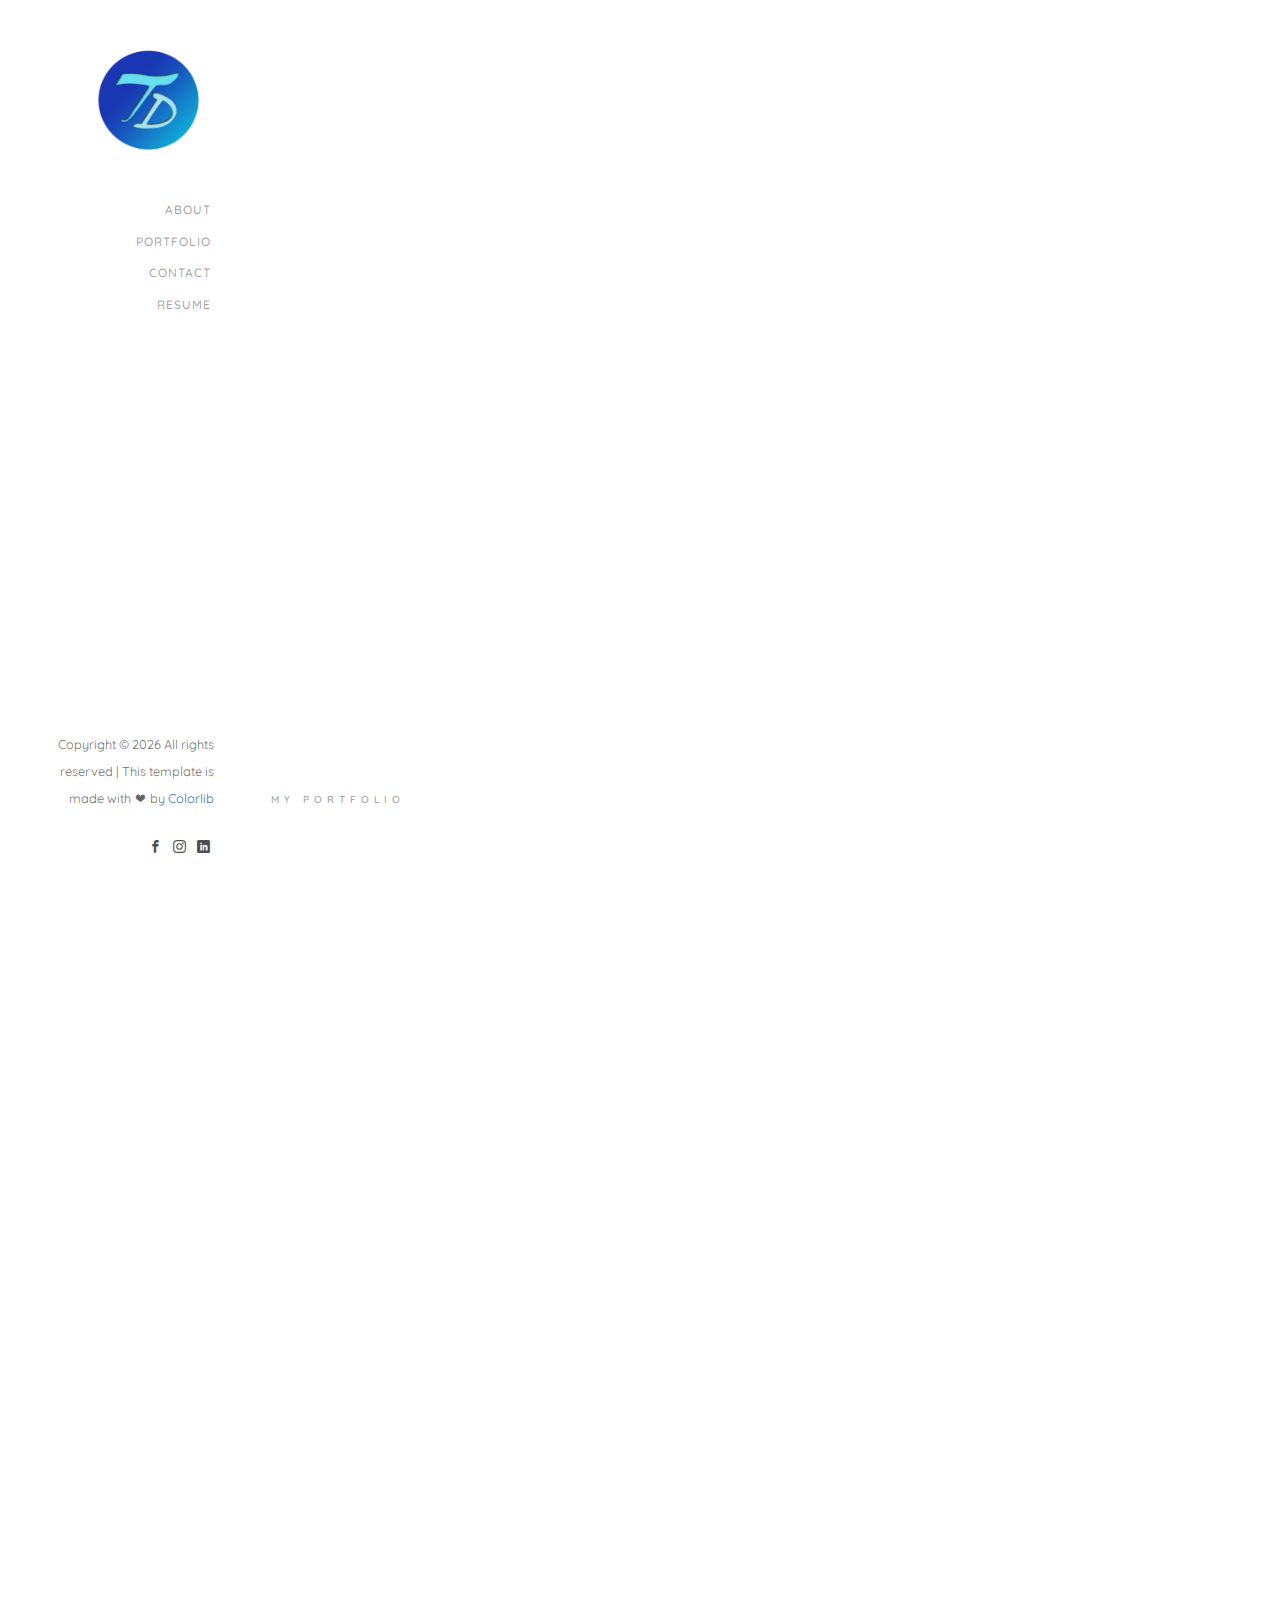
<file: index.html>
<!DOCTYPE HTML>
<html>

<head>
	<meta charset="utf-8">
	<meta http-equiv="X-UA-Compatible" content="IE=edge">
	<title>Tin Dang Portfolio</title>
	<meta name="viewport" content="width=device-width, initial-scale=1">
	<meta name="description" content="" />
	<meta name="keywords" content="" />
	<meta name="author" content="" />

	<!-- Facebook and Twitter integration -->
	<meta property="og:title" content="" />
	<meta property="og:image" content="" />
	<meta property="og:url" content="" />
	<meta property="og:site_name" content="" />
	<meta property="og:description" content="" />
	<meta name="twitter:title" content="" />
	<meta name="twitter:image" content="" />
	<meta name="twitter:url" content="" />
	<meta name="twitter:card" content="" />

	<!-- Place favicon.ico and apple-touch-icon.png in the root directory -->
	<link rel="shortcut icon" href="assets/images/logo.png">

	<link href="https://fonts.googleapis.com/css?family=Quicksand:300,400,500,700" rel="stylesheet">

	<!-- Animate.css -->
	<link rel="stylesheet" href="assets/css/animate.css">
	<!-- Icomoon Icon Fonts-->
	<link rel="stylesheet" href="assets/css/icomoon.css">
	<!-- Bootstrap  -->
	<link rel="stylesheet" href="assets/css/bootstrap.css">
	<!-- Flexslider  -->
	<link rel="stylesheet" href="assets/css/flexslider.css">
	<!-- Theme style  -->
	<link rel="stylesheet" href="assets/css/style.css">

	<!-- Modernizr JS -->
	<script src="assets/js/modernizr-2.6.2.min.js"></script>
	<!-- FOR IE9 below -->
	<!--[if lt IE 9]>
	<script src="js/respond.min.js"></script>
	<![endif]-->

</head>

<body>
	<div id="colorlib-page">
		<a href="#" class="js-colorlib-nav-toggle colorlib-nav-toggle"><i></i></a>
		<aside id="colorlib-aside" role="complementary" class="border js-fullheight">
			<h1 id="colorlib-logo"><a href="index.html"><img src="assets/images/logo.png" alt="logo"></a></h1>
			<nav id="colorlib-main-menu" role="navigation">
				<ul>
					<li><a class="nav colorlib-active" href="#about">About</a></li>
					<!-- <li><a class="nav" href="#services">Services</a></li> -->
					<li><a class="nav" href="#portfolio">Portfolio</a></li>
					<!-- <li><a class="nav" href="#blog">Blog</a></li> omited until i start one -->
					<li><a class="nav" href="#contact">Contact</a></li>
					<li><a class="nav" href="#resume">Resume</a></li>
				</ul>
			</nav>

			<div class="colorlib-footer">
				<p><small>
						<!-- Link back to Colorlib can't be removed. Template is licensed under CC BY 3.0. -->
						Copyright &copy;
						<script>document.write(new Date().getFullYear());</script> All rights reserved | This template is made with <i
						 class="icon-heart" aria-hidden="true"></i> by <a href="https://colorlib.com" target="_blank">Colorlib</a>
						<!-- Link back to Colorlib can't be removed. Template is licensed under CC BY 3.0. --></span>
						<ul>
							<li><a href="https://www.facebook.com/tintdang"><i class="icon-facebook2"></i></a></li>
							<!-- <li><a href="#"><i class="icon-twitter2"></i></a></li> -->
							<li><a href="https://instagram.com/darkipanda"><i class="icon-instagram"></i></a></li>
							<li><a href="https://www.linkedin.com/in/tintdang/"><i class="icon-linkedin2"></i></a></li>
						</ul>
			</div>

		</aside>

		<div id="colorlib-main">
			<div id="about" class="colorlib-about">
				<div class="container-fluid">
					<div class="row">
						<div class="col-md-6">
							<div class="about-img animate-box" data-animate-effect="fadeInLeft" style="background: aliceblue;">
								<div class="about-img-2 animate-box" data-animate-effect="fadeInRight" style="background-image: url(assets/images/profile.jpg);"></div>
							</div>
						</div>
						<div class="col-md-6 animate-box" data-animate-effect="fadeInLeft">
							<div class="about-desc">
								<span class="heading-meta">About Me</span>
								<h3>Hello! my name is Tin Dang!</h3>
							</div>
							<div class="fancy-collapse-panel">
								<div class="panel-group" id="accordion" role="tablist" aria-multiselectable="true">
									<div class="panel panel-default">
										<div class="panel-heading" role="tab" id="headingOne">
											<h4 class="panel-title">
												<a data-toggle="collapse" data-parent="#accordion" href="#collapseOne" aria-expanded="true" aria-controls="collapseOne">Why
													choose me?
												</a>
											</h4>
										</div>
										<div id="collapseOne" class="panel-collapse collapse in" role="tabpanel" aria-labelledby="headingOne">
											<div class="panel-body">
												<div class="row">
													<div class="col-md-12">
														<p>Experienced Full Stack Web Developer with a background in social work. Effective at creating
															responsive user-friendly applications. Able to work independently or on a team using a strong
															sense of attention to detail, strategic thinking, and active listening to take a holistic approach on
															challenges presented. Actively work to support ongoing processes and procedures, conflict
															resolution, and group motivation in fast-paced, competitive work environments.</p>
													</div>
												</div>
											</div>
										</div>
									</div>
									<div class="panel panel-default">
										<div class="panel-heading" role="tab" id="headingTwo">
											<h4 class="panel-title">
												<a class="collapsed" data-toggle="collapse" data-parent="#accordion" href="#collapseTwo" aria-expanded="false"
												 aria-controls="collapseTwo">What
													I do?
												</a>
											</h4>
										</div>
										<div id="collapseTwo" class="panel-collapse collapse" role="tabpanel" aria-labelledby="headingTwo">
											<div class="panel-body">
												<p>Hello! My name is Tin Dang and I am working to become an aspiring web developer. I grew up utilizing
													computers
													for a very long time and finally decided to take the jump into web development. I originally graduated
													from
													the University of Texas at Austin with a degree of Social Work. After graduation, I was doing sales at
													anime
													conventions for about a year and other odd jobs. I am currently taking the University of Texas Full Stack
													Coding
													Bootcamp. But now it's time to take things up a notch and jump into creating things that me or others
													imagine
													into reality! Thanks for visiting by my website!</p>
											</div>
										</div>
									</div>
									<div class="panel panel-default">
										<div class="panel-heading" role="tab" id="headingThree">
											<h4 class="panel-title">
												<a class="collapsed" data-toggle="collapse" data-parent="#accordion" href="#collapseThree" aria-expanded="false"
												 aria-controls="collapseThree">My
													Specialties
												</a>
											</h4>
										</div>
										<div id="collapseThree" class="panel-collapse collapse" role="tabpanel" aria-labelledby="headingThree">
											<div class="panel-body">
												<p>As I work on making more apps I realized I like working on:</p>
												<ul>
													<li>Responsive Design</li>
													<li>User-Friendly Experience</li>
												</ul>
											</div>
										</div>
									</div>
								</div>
							</div>
						</div>
					</div>
				</div>
			</div>

			<!-- <div class="colorlib-services" id="services">
				<div class="container-fluid">
					<div class="row">
						<div class="col-md-6 col-md-offset-3 col-md-pull-3">
							<span class="heading-meta">What I do?</span>
							<h2 class="colorlib-heading animate-box" data-animate-effect="fadeInLeft">Here are some of my expertise</h2>
						</div>
					</div>
					<div class="row">
						<div class="col-md-6">
							<div class="colorlib-feature animate-box" data-animate-effect="fadeInLeft">
								<div class="colorlib-icon">
									<i class="icon-tag"></i>
								</div>
								<div class="colorlib-text">
									<h3>Branding</h3>
									<p>Far far away, behind the word mountains, far from the countries Vokalia and Consonantia, there live the blind
										texts. </p>
								</div>
							</div>

							<div class="colorlib-feature animate-box" data-animate-effect="fadeInLeft">
								<div class="colorlib-icon">
									<i class="icon-pen2"></i>
								</div>
								<div class="colorlib-text">
									<h3>Web Design</h3>
									<p>Far far away, behind the word mountains, far from the countries Vokalia and Consonantia, there live the blind
										texts. </p>
								</div>
							</div>

							<div class="colorlib-feature animate-box" data-animate-effect="fadeInLeft">
								<div class="colorlib-icon">
									<i class="icon-search3"></i>
								</div>
								<div class="colorlib-text">
									<h3>Search engine optimization</h3>
									<p>Far far away, behind the word mountains, far from the countries Vokalia and Consonantia, there live the blind
										texts. </p>
								</div>
							</div>
						</div>
						<div class="col-md-6">
							<div class="colorlib-feature animate-box" data-animate-effect="fadeInLeft">
								<div class="colorlib-icon">
									<i class="icon-paperplane"></i>
								</div>
								<div class="colorlib-text">
									<h3>Web Development</h3>
									<p>Far far away, behind the word mountains, far from the countries Vokalia and Consonantia, there live the blind
										texts. </p>
								</div>
							</div>

							<div class="colorlib-feature animate-box" data-animate-effect="fadeInLeft">
								<div class="colorlib-icon">
									<i class="icon-device-desktop"></i>
								</div>
								<div class="colorlib-text">
									<h3>User Interface</h3>
									<p>Far far away, behind the word mountains, far from the countries Vokalia and Consonantia, there live the blind
										texts. </p>
								</div>
							</div>

							<div class="colorlib-feature animate-box" data-animate-effect="fadeInLeft">
								<div class="colorlib-icon">
									<i class="icon-help"></i>
								</div>
								<div class="colorlib-text">
									<h3>Help &amp; Support</h3>
									<p>Far far away, behind the word mountains, far from the countries Vokalia and Consonantia, there live the blind
										texts. </p>
								</div>
							</div>
						</div>
					</div>
				</div>
			</div> -->

			<div class="colorlib-work" id="portfolio">
				<div class="container-fluid">
					<div class="row">
						<div class="col-md-6 col-md-offset-3 col-md-pull-3">
							<span class="heading-meta">My Portfolio</span>
							<h2 class="colorlib-heading animate-box" data-animate-effect="fadeInLeft">Recent Projects</h2>
						</div>
					</div>
					<div class="row">
						<div class="col-md-6 animate-box" data-animate-effect="fadeInLeft">
							<div class="project" style="background-image: url(assets/images/food.jpeg);">
								<div class="desc">
									<div class="con">
										<h2><a href="#">The Pantry</a></h2>
										<span>An app that creates your shopping list for recipes out of items in your pantry</span>
										<p class="icon">
											<span><a href="https://github.com/tintdang/The-Pantry" target="_blank"><i class="icon-github"></i> Visit
													Github</a></span>
											<span><a href="https://tintdang.github.io/The-Pantry/" target="_blank"><i class="icon-link"></i> Visit
													Website</a></span>
										</p>
									</div>
								</div>
							</div>
						</div>
						<!-- <div class="col-md-6 animate-box" data-animate-effect="fadeInLeft">
							<div class="project" style="background-image: url(assets/images/timer.jpg);">
								<div class="desc">
									<div class="con">
										<h2><a href="#">Focus</a></h2>
										<span>A timer utilizing the pomodoro technique</span>
										<p class="icon">
											<span><a href="https://github.com/tintdang/Focus" target="_blank"><i class="icon-github"></i> Visit Github</a></span>
											<span><a href="https://cryptic-plateau-96011.herokuapp.com/" target="_blank"><i class="icon-link"></i> Visit
													Website</a></span>
										</p>
									</div>
								</div>
							</div>
						</div>
						<div class="col-md-6 animate-box" data-animate-effect="fadeInLeft">
							<div class="project" style="background-image: url(assets/images/spotbot.jpg);">
								<div class="desc">
									<div class="con">
										<h2><a href="#">Spotbot</a></h2>
										<span>A multiplayer chat game where you vote which user in the chat is a chatbot.</span>
										<p class="icon">
											<span><a href="https://github.com/tintdang/spotbot" target="_blank"><i class="icon-github"></i> Visit
													Github
												</a></span>
											<span><a href="https://spotbot102.herokuapp.com" target="_blank"><i class="icon-link"></i> Visit Website</a></span>
										</p>
									</div>
								</div>
							</div>
						</div> -->
						<div class="col-md-6 animate-box" data-animate-effect="fadeInLeft">
							<div class="project" style="background-image: url(assets/images/001fgo.jpg);">
								<div class="desc">
									<div class="con">
										<h2><a href="#">Fate Character Quiz</a></h2>
										<span>An survey app that is based of the Fate series that reveals what character they closely relate to</span>
										<p class="icon">
											<span><a href="https://github.com/tintdang/characterQuiz" target="_blank"><i class="icon-github"></i> Visit
													Github</a></span>
											<span><a href="https://tiny-blue-crow-yoke.cyclic.app" target="_blank"><i class="icon-link"></i>
													Visit
													Website
												</a></span>
										</p>
									</div>
								</div>
							</div>
						</div>
						<div class="col-md-6 animate-box" data-animate-effect="fadeInLeft">
							<div class="project" style="background-image: url(assets/images/giftastic.jpg);">
								<div class="desc">
									<div class="con">
										<h2><a href="#">Giftastic</a></h2>
										<span>An app that creates gifs out of buttons.</span>
										<p class="icon">
											<span><a href="https://github.com/tintdang/GifTastic" target="_blank"><i class="icon-github"></i> Visit
													Github</a></span>
											<span><a href="https://tintdang.github.io/GifTastic/" target="_blank"><i class="icon-link"></i> Visit
													Website
												</a></span>
										</p>
									</div>
								</div>
							</div>
						</div>
						<div class="col-md-6 animate-box" data-animate-effect="fadeInLeft">
							<div class="project" style="background-image: url(assets/images/liri.jpg);">
								<div class="desc">
									<div class="con">
										<h2><a href="#">Liribot</a></h2>
										<span>A node app that takes in commands to find out information about a song, concert nearby, or a movie</span>
										<p class="icon">
											<span><a href="https://github.com/tintdang/liri" target="_blank"><i class="icon-github"></i> Visit Github</a></span>
										</p>
									</div>
								</div>
							</div>
						</div>
					</div>
				</div>
			</div>
			<!-- If i ever decide to start a blog 
				<div class="colorlib-blog" id="blog">
				<div class="container-fluid">
					<div class="row">
						<div class="col-md-6 col-md-offset-3 col-md-pull-3">
							<span class="heading-meta">Read</span>
							<h2 class="colorlib-heading animate-box" data-animate-effect="fadeInLeft">Recent Blog</h2>
						</div>
					</div>
					<div class="row">
						<div class="col-md-4 col-sm-6 animate-box" data-animate-effect="fadeInLeft">
							<div class="blog-entry">
								<a href="blog.html" class="blog-img"><img src="images/img-1.jpg" class="img-responsive" alt="HTML5 Bootstrap Template by colorlib.com"></a>
								<div class="desc">
									<span><small>Feb 07, 2018 </small> | <small> Web Design </small> | <small> <i class="icon-bubble3"></i> 4</small></span>
									<h3><a href="blog.html">18 Awesome sites</a></h3>
									<p>Separated they live in Bookmarksgrove right at the coast of the Semantics, a large language ocean.</p>
									<a href="blog.html" class="lead">Read More <i class="icon-arrow-right3"></i></a>
								</div>
							</div>
						</div>
						<div class="col-md-4 col-sm-6 animate-box" data-animate-effect="fadeInLeft">
							<div class="blog-entry">
								<a href="blog.html" class="blog-img"><img src="images/img-2.jpg" class="img-responsive" alt="HTML5 Bootstrap Template by colorlib.com"></a>
								<div class="desc">
									<span><small>Feb 07, 2018 </small> | <small> Web Design </small> | <small> <i class="icon-bubble3"></i> 4</small></span>
									<h3><a href="blog.html">Wordpress for a Beginner</a></h3>
									<p>Separated they live in Bookmarksgrove right at the coast of the Semantics, a large language ocean.</p>
									<a href="blog.html" class="lead">Read More <i class="icon-arrow-right3"></i></a>
								</div>
							</div>
						</div>
						<div class="col-md-4 col-sm-6 animate-box" data-animate-effect="fadeInLeft">
							<div class="blog-entry">
								<a href="blog.html" class="blog-img"><img src="images/img-3.jpg" class="img-responsive" alt="HTML5 Bootstrap Template by colorlib.com"></a>
								<div class="desc">
									<span><small>Feb 07, 2018 </small> | <small> Inspiration </small> | <small> <i class="icon-bubble3"></i> 4</small></span>
									<h3><a href="blog.html">Make website from scratch</a></h3>
									<p>Separated they live in Bookmarksgrove right at the coast of the Semantics, a large language ocean.</p>
									<a href="blog.html" class="lead">Read More <i class="icon-arrow-right3"></i></a>
								</div>
							</div>
						</div>
					</div>
				</div>
			</div> -->

			<div id="contact">
				<div class="colorlib-contact contactlink">
					<div class="container-fluid">
						<div class="row">
							<div class="col-md-12">
								<h2 class="colorlib-heading animate-box" data-animate-effect="fadeInLeft">Get in Touch</h2>
							</div>
						</div>
						<div class="row">
							<div class="col-md-5 col-md-push-6">
								<div class="colorlib-feature colorlib-feature-sm animate-box" data-animate-effect="fadeInLeft">
									<div class="colorlib-icon">
										<i class="icon-globe-outline"></i>
									</div>
									<div class="colorlib-text">
										<p><a href="mailto:tin2dang@gmail.com" target="_blank">tin2dang@gmail.com</a></p>
									</div>
								</div>

								<div class="colorlib-feature colorlib-feature-sm animate-box" data-animate-effect="fadeInLeft">
									<div class="colorlib-icon">
										<i class="icon-phone"></i>
									</div>
									<div class="colorlib-text">
										<p><a href="tel://">+806 433 5022</a></p>
									</div>
								</div>
							</div>
							<div class="col-md-7 col-md-pull-5">
								<div class="row">
									<div class="col-md-10 col-md-offset-1 col-md-pull-1 animate-box" data-animate-effect="fadeInLeft">
										<form action="https://formspree.io/tin2dang@gmail.com" method="POST">
											<div class="form-group">
												<input type="text" class="form-control" placeholder="Name">
											</div>
											<div class="form-group">
												<input type="text" class="form-control" name="_replyto" placeholder="Email">
											</div>
											<div class="form-group">
												<input type="text" class="form-control" placeholder="Phone">
											</div>
											<div class="form-group">
												<input type="hidden" name="_subject" value="Website contact" />
											</div>
											<div class="form-group">
												<textarea name="message" id="message" cols="30" rows="7" class="form-control" placeholder="Message"></textarea>
											</div>
											<div class="form-group">
												<input type="text" name="_gotcha" style="display:none" />
											</div>
											<div class="form-group">
												<input type="submit" class="btn btn-primary btn-send-message" value="Send">
											</div>
										</form>
									</div>

								</div>
							</div>
						</div>
					</div>
				</div>
			</div>
			<!-- think about doing a modal -->
			<div id="resume">
				<div class="row">
					<div class="col-md-12 animate-box" data-animate-effect="fadeInDown">
						<div class="fancy-collapse-panel">
							<div class="panel-group" id="accordion1" role="tablist" aria-multiselectable="true">
								<div class="panel panel-default">
									<div class="panel-heading" role="tab" id="headingOneTwo">
										<h4 class="panel-title">
											<a data-toggle="collapse" data-parent="#accordion1" href="#collapseOneTwo" aria-expanded="false"
											 aria-controls="collapseOneTwo">Resume
											</a>
										</h4>
									</div>
									<div id="collapseOneTwo" class="panel-collapse collapse in" role="tabpanel" aria-labelledby="headingOneTwo">
										<div class="panel-body">
											<div class="row">
												<div class="col-md-12">
													<embed _ngcontent-c3="" class="responsive" height="900px" src="assets/pdf/Resume Tin Dang 2023.pdf" type="application/pdf"
													 width="100%" internalinstanceid="13">
												</div>
											</div>
										</div>
									</div>
								</div>
							</div>
						</div>
					</div>
				</div>
			</div>

			<!-- jQuery -->
			<script src="assets/js/jquery.min.js"></script>
			<!-- jQuery Easing -->
			<script src="assets/js/jquery.easing.1.3.js"></script>
			<!-- Bootstrap -->
			<script src="assets/js/bootstrap.min.js"></script>
			<!-- Waypoints -->
			<script src="assets/js/jquery.waypoints.min.js"></script>
			<!-- Flexslider -->
			<script src="assets/js/jquery.flexslider-min.js"></script>
			<!-- Sticky Kit -->
			<script src="assets/js/sticky-kit.min.js"></script>


			<!-- MAIN JS -->
			<script src="assets/js/main.js"></script>
			<!-- additional js -->
			<script src="assets/js/add.js"></script>


</body>

</html>
</file>
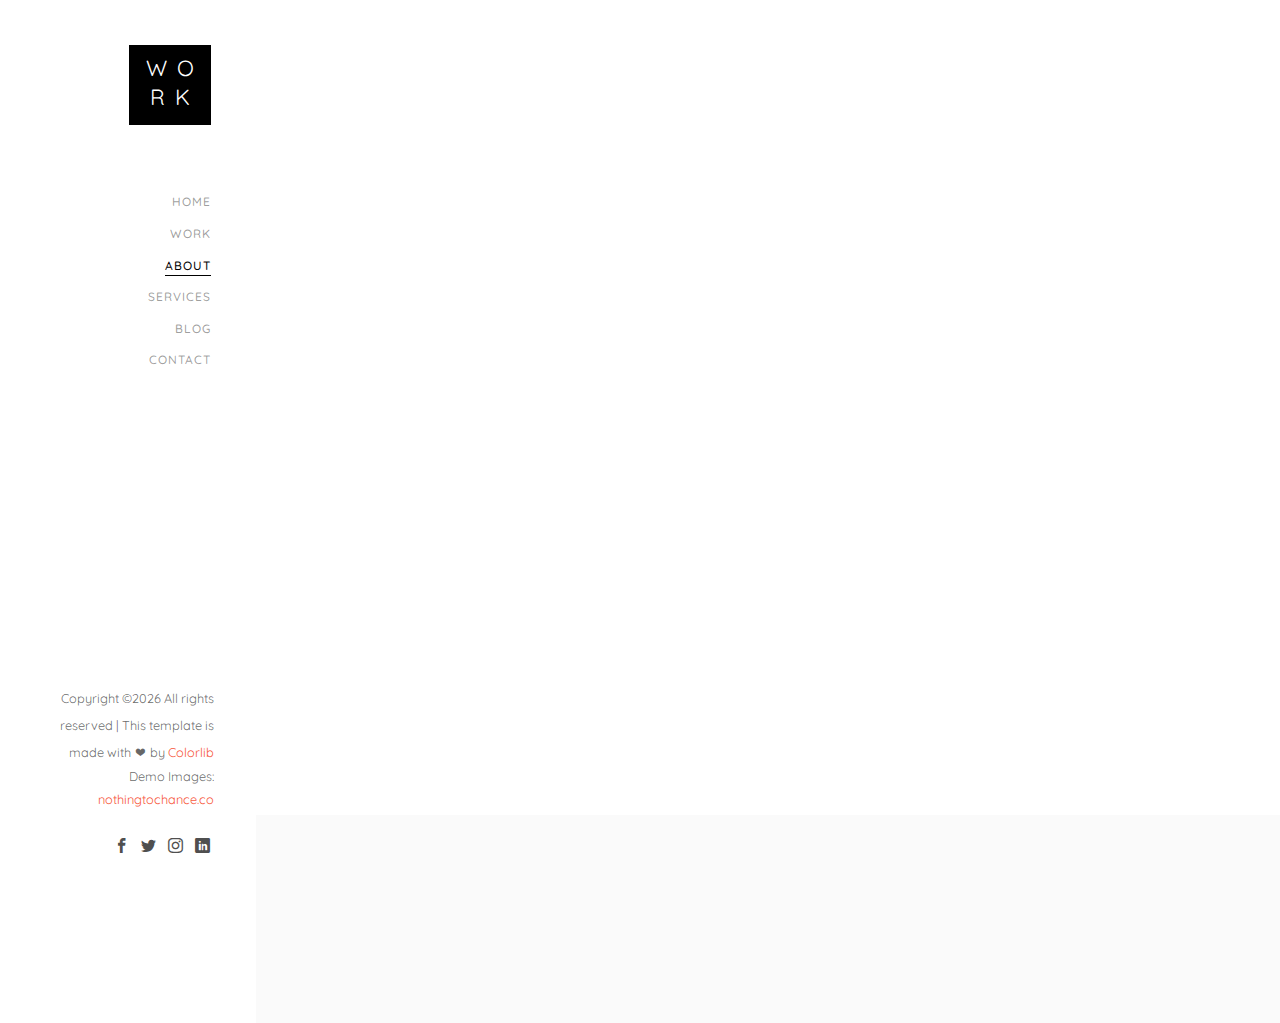
<file: about.html>
<!DOCTYPE HTML>
<html>
	<head>
	<meta charset="utf-8">
	<meta http-equiv="X-UA-Compatible" content="IE=edge">
	<title>Work Template</title>
	<meta name="viewport" content="width=device-width, initial-scale=1">
	<meta name="description" content="" />
	<meta name="keywords" content="" />
	<meta name="author" content="" />

  <!-- Facebook and Twitter integration -->
	<meta property="og:title" content=""/>
	<meta property="og:image" content=""/>
	<meta property="og:url" content=""/>
	<meta property="og:site_name" content=""/>
	<meta property="og:description" content=""/>
	<meta name="twitter:title" content="" />
	<meta name="twitter:image" content="" />
	<meta name="twitter:url" content="" />
	<meta name="twitter:card" content="" />

	<!-- Place favicon.ico and apple-touch-icon.png in the root directory -->
	<link rel="shortcut icon" href="favicon.ico">

	<link href="https://fonts.googleapis.com/css?family=Quicksand:300,400,500,700" rel="stylesheet">
	
	<!-- Animate.css -->
	<link rel="stylesheet" href="css/animate.css">
	<!-- Icomoon Icon Fonts-->
	<link rel="stylesheet" href="css/icomoon.css">
	<!-- Bootstrap  -->
	<link rel="stylesheet" href="css/bootstrap.css">
	<!-- Flexslider  -->
	<link rel="stylesheet" href="css/flexslider.css">
	<!-- Theme style  -->
	<link rel="stylesheet" href="css/style.css">

	<!-- Modernizr JS -->
	<script src="js/modernizr-2.6.2.min.js"></script>
	<!-- FOR IE9 below -->
	<!--[if lt IE 9]>
	<script src="js/respond.min.js"></script>
	<![endif]-->

	</head>
	<body>
	<div id="colorlib-page">
		<a href="#" class="js-colorlib-nav-toggle colorlib-nav-toggle"><i></i></a>
		<aside id="colorlib-aside" role="complementary" class="border js-fullheight">
			<h1 id="colorlib-logo"><a href="index.html"><span>Wo</span><span>rk</span></a></h1>
			<nav id="colorlib-main-menu" role="navigation">
				<ul>
					<li><a href="index.html">Home</a></li>
					<li><a href="work.html">Work</a></li>
					<li class="colorlib-active"><a href="about.html">About</a></li>
					<li><a href="services.html">Services</a></li>
					<li><a href="blog.html">Blog</a></li>
					<li><a href="contact.html">Contact</a></li>
				</ul>
			</nav>

			<div class="colorlib-footer">
				<p><small><!-- Link back to Colorlib can't be removed. Template is licensed under CC BY 3.0. -->
Copyright &copy;<script>document.write(new Date().getFullYear());</script> All rights reserved | This template is made with <i class="icon-heart" aria-hidden="true"></i> by <a href="https://colorlib.com" target="_blank">Colorlib</a>
<!-- Link back to Colorlib can't be removed. Template is licensed under CC BY 3.0. --> </span> <span>Demo Images: <a href="http://nothingtochance.co/" target="_blank">nothingtochance.co</a></span></small></p>
				<ul>
					<li><a href="#"><i class="icon-facebook2"></i></a></li>
					<li><a href="#"><i class="icon-twitter2"></i></a></li>
					<li><a href="#"><i class="icon-instagram"></i></a></li>
					<li><a href="#"><i class="icon-linkedin2"></i></a></li>
				</ul>
			</div>

		</aside>

		<div id="colorlib-main">
			<div class="colorlib-about">
				<div class="container-fluid">
					<div class="row">
						<div class="col-md-6">
							<div class="about-img animate-box" data-animate-effect="fadeInLeft" style="background-image: url(images/img_bg_2.jpg);">
								<div class="about-img-2 animate-box" data-animate-effect="fadeInRight" style="background-image: url(images/img_bg_3.jpg);"></div>
							</div>
						</div>
						<div class="col-md-6 animate-box" data-animate-effect="fadeInLeft">
							<div class="about-desc">
								<span class="heading-meta">Welcome &amp; Introduce</span>
								<h3>Hola! my name is Louie Jie!</h3>
								<p>On her way she met a copy. The copy warned the Little Blind Text, that where it came from it would have been rewritten a thousand times and everything that was left from its origin would be the word "and" and the Little Blind Text should turn around and return to its own, safe country.</p>
							</div>
							<div class="fancy-collapse-panel">
								<div class="panel-group" id="accordion" role="tablist" aria-multiselectable="true">
									<div class="panel panel-default">
									    <div class="panel-heading" role="tab" id="headingOne">
									        <h4 class="panel-title">
									            <a data-toggle="collapse" data-parent="#accordion" href="#collapseOne" aria-expanded="true" aria-controls="collapseOne">Why choose me?
									            </a>
									        </h4>
									    </div>
									    <div id="collapseOne" class="panel-collapse collapse in" role="tabpanel" aria-labelledby="headingOne">
									         <div class="panel-body">
									            <div class="row">
										      		<div class="col-md-6">
										      			<p>Far far away, behind the word mountains, far from the countries Vokalia and Consonantia, there live the blind texts. </p>
										      		</div>
										      		<div class="col-md-6">
										      			<p>Separated they live in Bookmarksgrove right at the coast of the Semantics, a large language ocean.</p>
										      		</div>
										      	</div>
									         </div>
									    </div>
									</div>
									<div class="panel panel-default">
									    <div class="panel-heading" role="tab" id="headingTwo">
									        <h4 class="panel-title">
									            <a class="collapsed" data-toggle="collapse" data-parent="#accordion" href="#collapseTwo" aria-expanded="false" aria-controls="collapseTwo">What I do?
									            </a>
									        </h4>
									    </div>
									    <div id="collapseTwo" class="panel-collapse collapse" role="tabpanel" aria-labelledby="headingTwo">
									        <div class="panel-body">
									            <p>Far far away, behind the word <strong>mountains</strong>, far from the countries Vokalia and Consonantia, there live the blind texts. Separated they live in Bookmarksgrove right at the coast of the Semantics, a large language ocean.</p>
													<ul>
														<li>Separated they live in Bookmarksgrove right</li>
														<li>Separated they live in Bookmarksgrove right</li>
													</ul>
									        </div>
									    </div>
									</div>
									<div class="panel panel-default">
									    <div class="panel-heading" role="tab" id="headingThree">
									        <h4 class="panel-title">
									            <a class="collapsed" data-toggle="collapse" data-parent="#accordion" href="#collapseThree" aria-expanded="false" aria-controls="collapseThree">My Specialties
									            </a>
									        </h4>
									    </div>
									    <div id="collapseThree" class="panel-collapse collapse" role="tabpanel" aria-labelledby="headingThree">
									        <div class="panel-body">
									            <p>Far far away, behind the word <strong>mountains</strong>, far from the countries Vokalia and Consonantia, there live the blind texts. Separated they live in Bookmarksgrove right at the coast of the Semantics, a large language ocean.</p>	
									        </div>
									    </div>
									</div>
								</div>
							</div>
						</div>
					</div>
				</div>
			</div>

			

			<div id="get-in-touch" class="colorlib-bg-color">
				<div class="colorlib-narrow-content">
					<div class="row">
						<div class="col-md-6 animate-box" data-animate-effect="fadeInLeft">
							<h2>Get in Touch!</h2>
						</div>
					</div>
					<div class="row">
						<div class="col-md-6 col-md-offset-3 col-md-pull-3 animate-box" data-animate-effect="fadeInLeft">
							<p class="colorlib-lead">Separated they live in Bookmarksgrove right at the coast of the Semantics, a large language ocean.</p>
							<p><a href="#" class="btn btn-primary btn-learn">Contact me!</a></p>
						</div>
						
					</div>
				</div>
			</div>
		</div>
	</div>

	<!-- jQuery -->
	<script src="js/jquery.min.js"></script>
	<!-- jQuery Easing -->
	<script src="js/jquery.easing.1.3.js"></script>
	<!-- Bootstrap -->
	<script src="js/bootstrap.min.js"></script>
	<!-- Waypoints -->
	<script src="js/jquery.waypoints.min.js"></script>
	<!-- Flexslider -->
	<script src="js/jquery.flexslider-min.js"></script>
	<!-- Sticky Kit -->
	<script src="js/sticky-kit.min.js"></script>
	
	
	<!-- MAIN JS -->
	<script src="js/main.js"></script>

	</body>
</html>
</file>
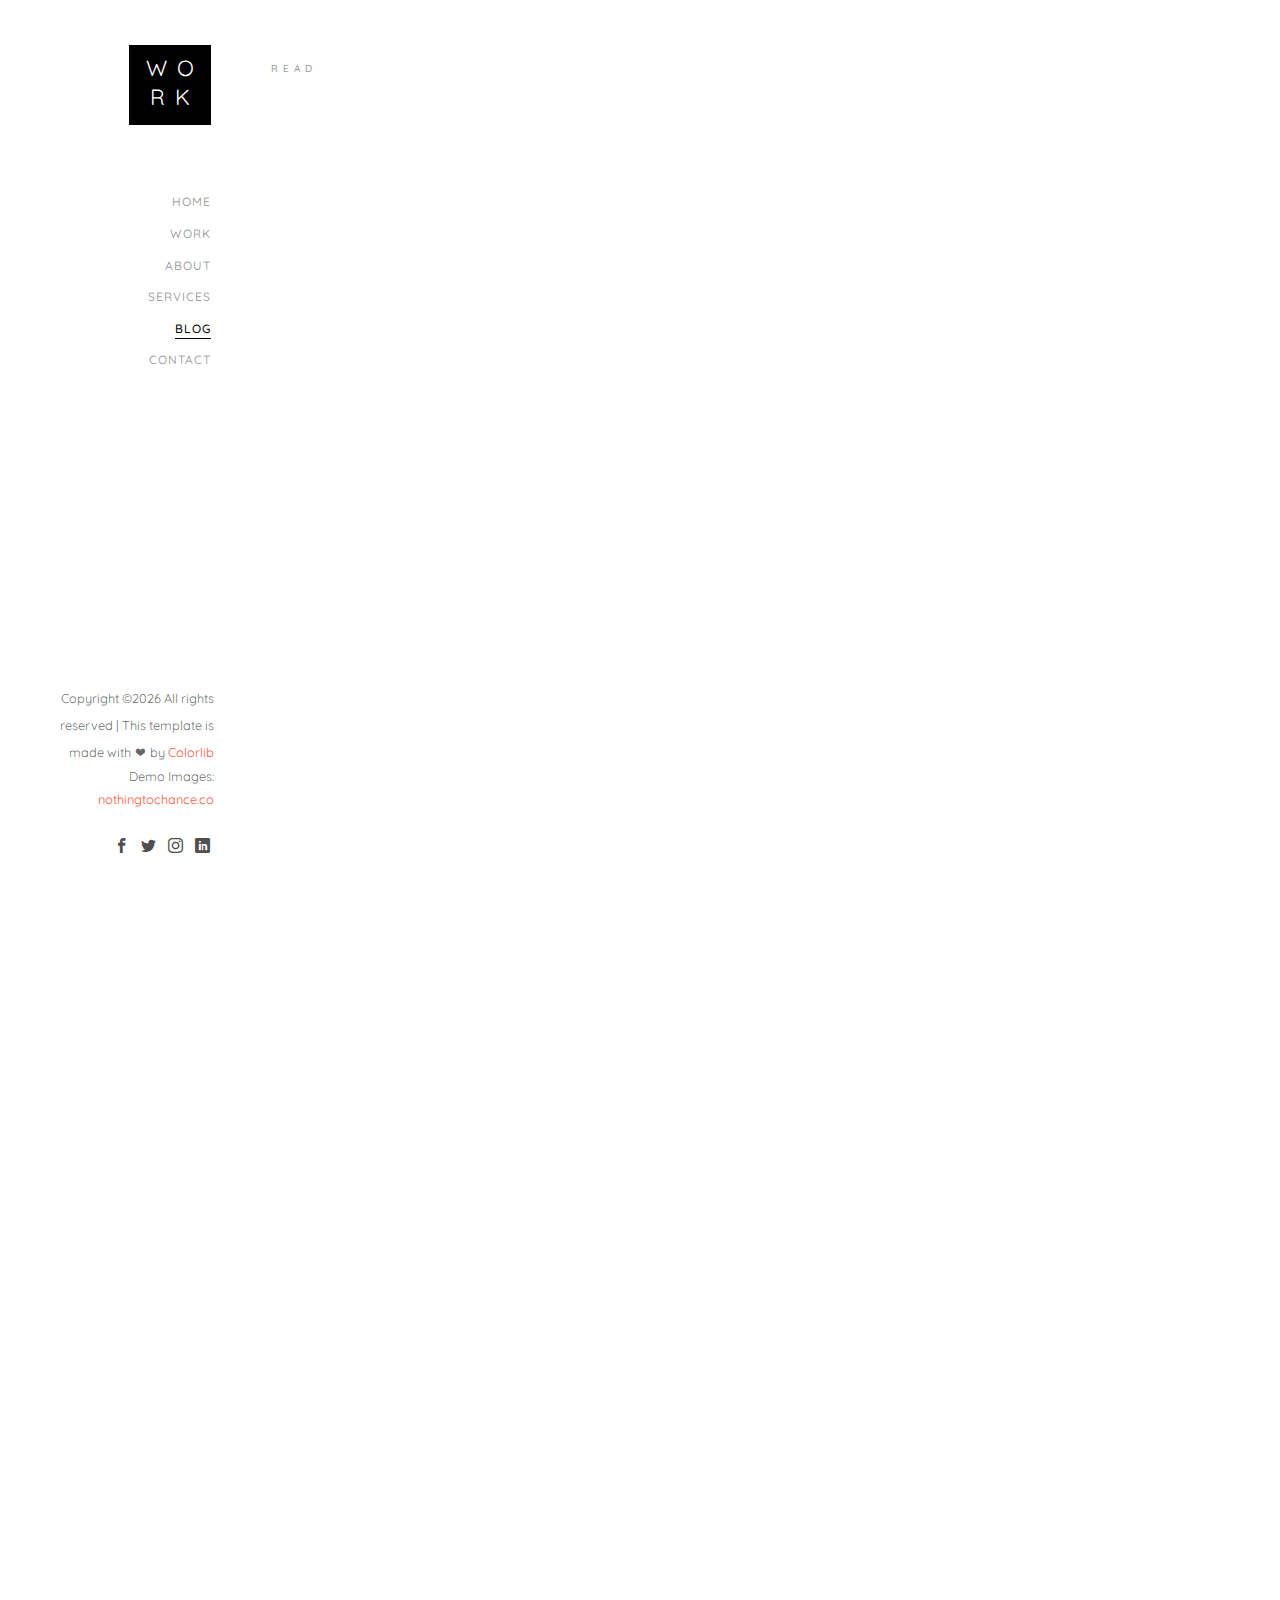
<file: blog.html>
<!DOCTYPE HTML>
<html>
	<head>
	<meta charset="utf-8">
	<meta http-equiv="X-UA-Compatible" content="IE=edge">
	<title>Work Template</title>
	<meta name="viewport" content="width=device-width, initial-scale=1">
	<meta name="description" content="" />
	<meta name="keywords" content="" />
	<meta name="author" content="" />

  <!-- Facebook and Twitter integration -->
	<meta property="og:title" content=""/>
	<meta property="og:image" content=""/>
	<meta property="og:url" content=""/>
	<meta property="og:site_name" content=""/>
	<meta property="og:description" content=""/>
	<meta name="twitter:title" content="" />
	<meta name="twitter:image" content="" />
	<meta name="twitter:url" content="" />
	<meta name="twitter:card" content="" />

	<!-- Place favicon.ico and apple-touch-icon.png in the root directory -->
	<link rel="shortcut icon" href="favicon.ico">

	<link href="https://fonts.googleapis.com/css?family=Quicksand:300,400,500,700" rel="stylesheet">
	
	<!-- Animate.css -->
	<link rel="stylesheet" href="css/animate.css">
	<!-- Icomoon Icon Fonts-->
	<link rel="stylesheet" href="css/icomoon.css">
	<!-- Bootstrap  -->
	<link rel="stylesheet" href="css/bootstrap.css">
	<!-- Flexslider  -->
	<link rel="stylesheet" href="css/flexslider.css">
	<!-- Theme style  -->
	<link rel="stylesheet" href="css/style.css">

	<!-- Modernizr JS -->
	<script src="js/modernizr-2.6.2.min.js"></script>
	<!-- FOR IE9 below -->
	<!--[if lt IE 9]>
	<script src="js/respond.min.js"></script>
	<![endif]-->

	</head>
	<body>
	<div id="colorlib-page">
		<a href="#" class="js-colorlib-nav-toggle colorlib-nav-toggle"><i></i></a>
		<aside id="colorlib-aside" role="complementary" class="border js-fullheight">
			<h1 id="colorlib-logo"><a href="index.html"><span>Wo</span><span>rk</span></a></h1>
			<nav id="colorlib-main-menu" role="navigation">
				<ul>
					<li><a href="index.html">Home</a></li>
					<li><a href="work.html">Work</a></li>
					<li><a href="about.html">About</a></li>
					<li><a href="services.html">Services</a></li>
					<li class="colorlib-active"><a href="blog.html">Blog</a></li>
					<li><a href="contact.html">Contact</a></li>
				</ul>
			</nav>

			<div class="colorlib-footer">
				<p><small><!-- Link back to Colorlib can't be removed. Template is licensed under CC BY 3.0. -->
Copyright &copy;<script>document.write(new Date().getFullYear());</script> All rights reserved | This template is made with <i class="icon-heart" aria-hidden="true"></i> by <a href="https://colorlib.com" target="_blank">Colorlib</a>
<!-- Link back to Colorlib can't be removed. Template is licensed under CC BY 3.0. --> </span> <span>Demo Images: <a href="http://nothingtochance.co/" target="_blank">nothingtochance.co</a></span></small></p>
				<ul>
					<li><a href="#"><i class="icon-facebook2"></i></a></li>
					<li><a href="#"><i class="icon-twitter2"></i></a></li>
					<li><a href="#"><i class="icon-instagram"></i></a></li>
					<li><a href="#"><i class="icon-linkedin2"></i></a></li>
				</ul>
			</div>

		</aside>

		<div id="colorlib-main">
			<div class="colorlib-blog">
				<div class="container-fluid">
					<div class="row">
						<div class="col-md-6 col-md-offset-3 col-md-pull-3">
							<span class="heading-meta">Read</span>
							<h2 class="colorlib-heading animate-box" data-animate-effect="fadeInLeft">Blog</h2>
						</div>
					</div>
					<div class="row">
						<div class="col-md-4 col-sm-6 animate-box" data-animate-effect="fadeInLeft">
							<div class="blog-entry">
								<a href="blog.html" class="blog-img"><img src="images/img-1.jpg" class="img-responsive" alt="HTML5 Bootstrap Template by colorlib.com"></a>
								<div class="desc">
									<span><small>Feb 07, 2018 </small> | <small> Web Design </small> | <small> <i class="icon-bubble3"></i> 4</small></span>
									<h3><a href="blog.html">18 Awesome sites</a></h3>
									<p>Separated they live in Bookmarksgrove right at the coast of the Semantics, a large language ocean.</p>
									<a href="blog.html" class="lead">Read More <i class="icon-arrow-right3"></i></a>
								</div>
							</div>
						</div>
						<div class="col-md-4 col-sm-6 animate-box" data-animate-effect="fadeInLeft">
							<div class="blog-entry">
								<a href="blog.html" class="blog-img"><img src="images/img-2.jpg" class="img-responsive" alt="HTML5 Bootstrap Template by colorlib.com"></a>
								<div class="desc">
									<span><small>Feb 07, 2018 </small> | <small> Web Design </small> | <small> <i class="icon-bubble3"></i> 4</small></span>
									<h3><a href="blog.html">Wordpress for a Beginner</a></h3>
									<p>Separated they live in Bookmarksgrove right at the coast of the Semantics, a large language ocean.</p>
									<a href="blog.html" class="lead">Read More <i class="icon-arrow-right3"></i></a>
								</div>
							</div>
						</div>
						<div class="col-md-4 col-sm-6 animate-box" data-animate-effect="fadeInLeft">
							<div class="blog-entry">
								<a href="blog.html" class="blog-img"><img src="images/img-3.jpg" class="img-responsive" alt="HTML5 Bootstrap Template by colorlib.com"></a>
								<div class="desc">
									<span><small>Feb 07, 2018 </small> | <small> Inspiration </small> | <small> <i class="icon-bubble3"></i> 4</small></span>
									<h3><a href="blog.html">Make website from scratch</a></h3>
									<p>Separated they live in Bookmarksgrove right at the coast of the Semantics, a large language ocean.</p>
									<a href="blog.html" class="lead">Read More <i class="icon-arrow-right3"></i></a>
								</div>
							</div>
						</div>
						<div class="col-md-4 col-sm-6 animate-box" data-animate-effect="fadeInLeft">
							<div class="blog-entry">
								<a href="blog.html" class="blog-img"><img src="images/img-4.jpg" class="img-responsive" alt="HTML5 Bootstrap Template by colorlib.com"></a>
								<div class="desc">
									<span><small>Feb 07, 2018 </small> | <small> Web Design </small> | <small> <i class="icon-bubble3"></i> 4</small></span>
									<h3><a href="blog.html">18 Awesome sites</a></h3>
									<p>Separated they live in Bookmarksgrove right at the coast of the Semantics, a large language ocean.</p>
									<a href="blog.html" class="lead">Read More <i class="icon-arrow-right3"></i></a>
								</div>
							</div>
						</div>
						<div class="col-md-4 col-sm-6 animate-box" data-animate-effect="fadeInLeft">
							<div class="blog-entry">
								<a href="blog.html" class="blog-img"><img src="images/img-5.jpg" class="img-responsive" alt="HTML5 Bootstrap Template by colorlib.com"></a>
								<div class="desc">
									<span><small>Feb 07, 2018 </small> | <small> Web Design </small> | <small> <i class="icon-bubble3"></i> 4</small></span>
									<h3><a href="blog.html">Wordpress for a Beginner</a></h3>
									<p>Separated they live in Bookmarksgrove right at the coast of the Semantics, a large language ocean.</p>
									<a href="blog.html" class="lead">Read More <i class="icon-arrow-right3"></i></a>
								</div>
							</div>
						</div>
						<div class="col-md-4 col-sm-6 animate-box" data-animate-effect="fadeInLeft">
							<div class="blog-entry">
								<a href="blog.html" class="blog-img"><img src="images/img-6.jpg" class="img-responsive" alt="HTML5 Bootstrap Template by colorlib.com"></a>
								<div class="desc">
									<span><small>Feb 07, 2018 </small> | <small> Inspiration </small> | <small> <i class="icon-bubble3"></i> 4</small></span>
									<h3><a href="blog.html">Make website from scratch</a></h3>
									<p>Separated they live in Bookmarksgrove right at the coast of the Semantics, a large language ocean.</p>
									<a href="blog.html" class="lead">Read More <i class="icon-arrow-right3"></i></a>
								</div>
							</div>
						</div>
						<div class="col-md-4 col-sm-6 animate-box" data-animate-effect="fadeInLeft">
							<div class="blog-entry">
								<a href="blog.html" class="blog-img"><img src="images/img-7.jpg" class="img-responsive" alt="HTML5 Bootstrap Template by colorlib.com"></a>
								<div class="desc">
									<span><small>Feb 07, 2018 </small> | <small> Web Design </small> | <small> <i class="icon-bubble3"></i> 4</small></span>
									<h3><a href="blog.html">18 Awesome sites</a></h3>
									<p>Separated they live in Bookmarksgrove right at the coast of the Semantics, a large language ocean.</p>
									<a href="blog.html" class="lead">Read More <i class="icon-arrow-right3"></i></a>
								</div>
							</div>
						</div>
						<div class="col-md-4 col-sm-6 animate-box" data-animate-effect="fadeInLeft">
							<div class="blog-entry">
								<a href="blog.html" class="blog-img"><img src="images/img-8.jpg" class="img-responsive" alt="HTML5 Bootstrap Template by colorlib.com"></a>
								<div class="desc">
									<span><small>Feb 07, 2018 </small> | <small> Web Design </small> | <small> <i class="icon-bubble3"></i> 4</small></span>
									<h3><a href="blog.html">Wordpress for a Beginner</a></h3>
									<p>Separated they live in Bookmarksgrove right at the coast of the Semantics, a large language ocean.</p>
									<a href="blog.html" class="lead">Read More <i class="icon-arrow-right3"></i></a>
								</div>
							</div>
						</div>
						<div class="col-md-4 col-sm-6 animate-box" data-animate-effect="fadeInLeft">
							<div class="blog-entry">
								<a href="blog.html" class="blog-img"><img src="images/img-9.jpg" class="img-responsive" alt="HTML5 Bootstrap Template by colorlib.com"></a>
								<div class="desc">
									<span><small>Feb 07, 2018 </small> | <small> Inspiration </small> | <small> <i class="icon-bubble3"></i> 4</small></span>
									<h3><a href="blog.html">Make website from scratch</a></h3>
									<p>Separated they live in Bookmarksgrove right at the coast of the Semantics, a large language ocean.</p>
									<a href="blog.html" class="lead">Read More <i class="icon-arrow-right3"></i></a>
								</div>
							</div>
						</div>
					</div>

					<div class="row">
						<div class="col-md-12 animate-box" data-animate-effect="fadeInLeft">
							<ul class="pagination">
								<li class="disabled"><a href="#">&laquo;</a></li>
								<li class="active"><a href="#">1</a></li>
								<li><a href="#">2</a></li>
								<li><a href="#">3</a></li>
								<li><a href="#">4</a></li>
								<li><a href="#">&raquo;</a></li>
							</ul>
						</div>
					</div>
				</div>
			</div>

			<div id="get-in-touch" class="colorlib-bg-color">
				<div class="colorlib-narrow-content">
					<div class="row">
						<div class="col-md-6 animate-box" data-animate-effect="fadeInLeft">
							<h2>Get in Touch!</h2>
						</div>
					</div>
					<div class="row">
						<div class="col-md-6 col-md-offset-3 col-md-pull-3 animate-box" data-animate-effect="fadeInLeft">
							<p class="colorlib-lead">Separated they live in Bookmarksgrove right at the coast of the Semantics, a large language ocean.</p>
							<p><a href="#" class="btn btn-primary btn-learn">Contact me!</a></p>
						</div>
						
					</div>
				</div>
			</div>
		</div>
	</div>

	<!-- jQuery -->
	<script src="js/jquery.min.js"></script>
	<!-- jQuery Easing -->
	<script src="js/jquery.easing.1.3.js"></script>
	<!-- Bootstrap -->
	<script src="js/bootstrap.min.js"></script>
	<!-- Waypoints -->
	<script src="js/jquery.waypoints.min.js"></script>
	<!-- Flexslider -->
	<script src="js/jquery.flexslider-min.js"></script>
	<!-- Sticky Kit -->
	<script src="js/sticky-kit.min.js"></script>
	
	
	<!-- MAIN JS -->
	<script src="js/main.js"></script>

	</body>
</html>
</file>
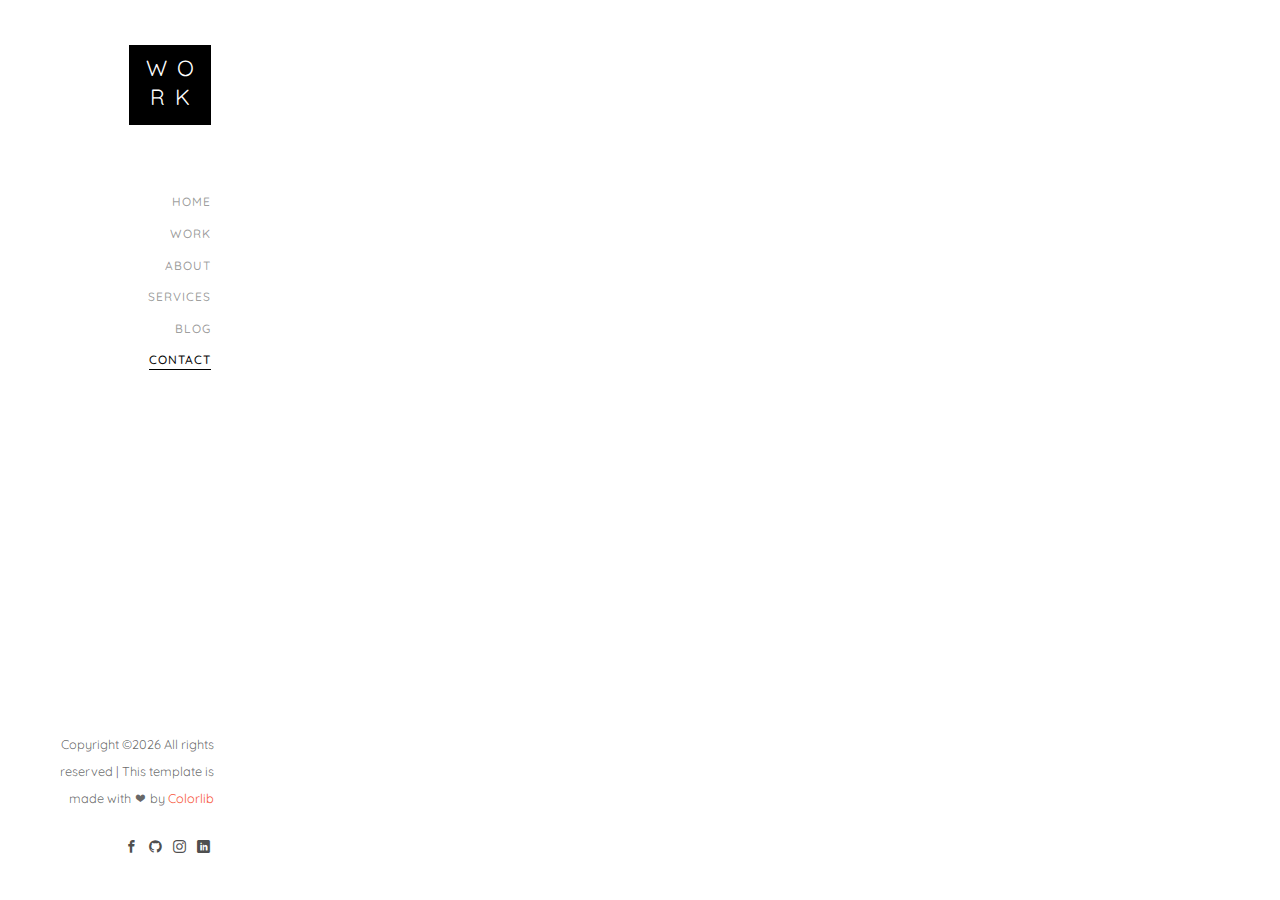
<file: contact.html>
<!DOCTYPE HTML>
<html>
	<head>
	<meta charset="utf-8">
	<meta http-equiv="X-UA-Compatible" content="IE=edge">
	<title>Work Template</title>
	<meta name="viewport" content="width=device-width, initial-scale=1">
	<meta name="description" content="" />
	<meta name="keywords" content="" />
	<meta name="author" content="" />

  <!-- Facebook and Twitter integration -->
	<meta property="og:title" content=""/>
	<meta property="og:image" content=""/>
	<meta property="og:url" content=""/>
	<meta property="og:site_name" content=""/>
	<meta property="og:description" content=""/>
	<meta name="twitter:title" content="" />
	<meta name="twitter:image" content="" />
	<meta name="twitter:url" content="" />
	<meta name="twitter:card" content="" />

	<!-- Place favicon.ico and apple-touch-icon.png in the root directory -->
	<link rel="shortcut icon" href="favicon.ico">

	<link href="https://fonts.googleapis.com/css?family=Quicksand:300,400,500,700" rel="stylesheet">
	
	<!-- Animate.css -->
	<link rel="stylesheet" href="css/animate.css">
	<!-- Icomoon Icon Fonts-->
	<link rel="stylesheet" href="css/icomoon.css">
	<!-- Bootstrap  -->
	<link rel="stylesheet" href="css/bootstrap.css">
	<!-- Flexslider  -->
	<link rel="stylesheet" href="css/flexslider.css">
	<!-- Theme style  -->
	<link rel="stylesheet" href="css/style.css">

	<!-- Modernizr JS -->
	<script src="js/modernizr-2.6.2.min.js"></script>
	<!-- FOR IE9 below -->
	<!--[if lt IE 9]>
	<script src="js/respond.min.js"></script>
	<![endif]-->

	</head>
	<body>
	<div id="colorlib-page">
		<a href="#" class="js-colorlib-nav-toggle colorlib-nav-toggle"><i></i></a>
		<aside id="colorlib-aside" role="complementary" class="border js-fullheight">
			<h1 id="colorlib-logo"><a href="index.html"><span>Wo</span><span>rk</span></a></h1>
			<nav id="colorlib-main-menu" role="navigation">
				<ul>
					<li><a href="index.html">Home</a></li>
					<li><a href="work.html">Work</a></li>
					<li><a href="about.html">About</a></li>
					<li><a href="services.html">Services</a></li>
					<li><a href="blog.html">Blog</a></li>
					<li class="colorlib-active"><a href="contact.html">Contact</a></li>
				</ul>
			</nav>

			<div class="colorlib-footer">
				<p><small><!-- Link back to Colorlib can't be removed. Template is licensed under CC BY 3.0. -->
Copyright &copy;<script>document.write(new Date().getFullYear());</script> All rights reserved | This template is made with <i class="icon-heart" aria-hidden="true"></i> by <a href="https://colorlib.com" target="_blank">Colorlib</a>
<!-- Link back to Colorlib can't be removed. Template is licensed under CC BY 3.0. --> </span>
				<ul>
					<li><a href="#"><i class="icon-facebook2"></i></a></li>
					<li><a href="#"><i class="icon-github"></i></a></li>
					<li><a href="#"><i class="icon-instagram"></i></a></li>
					<li><a href="#"><i class="icon-linkedin2"></i></a></li>
				</ul>
			</div>

		</aside>

		<div id="colorlib-main">

			<div class="colorlib-contact">
				<div class="container-fluid">
					<div class="row">
						<div class="col-md-12">
							<h2 class="colorlib-heading animate-box" data-animate-effect="fadeInLeft">Get in Touch</h2>
						</div>
					</div>
					<div class="row">
						<div class="col-md-5 col-md-push-6">
							<div class="colorlib-feature colorlib-feature-sm animate-box" data-animate-effect="fadeInLeft">
								<div class="colorlib-icon">
									<i class="icon-globe-outline"></i>
								</div>
								<div class="colorlib-text">
									<p><a href="#">info@domain.com</a></p>
								</div>
							</div>

							<div class="colorlib-feature colorlib-feature-sm animate-box" data-animate-effect="fadeInLeft">
								<div class="colorlib-icon">
									<i class="icon-phone"></i>
								</div>
								<div class="colorlib-text">
									<p><a href="tel://">+123 456 7890</a></p>
								</div>
							</div>
						</div>
						<div class="col-md-7 col-md-pull-5">
							<div class="row">
								<div class="col-md-10 col-md-offset-1 col-md-pull-1 animate-box" data-animate-effect="fadeInLeft">
									<form action="">
										<div class="form-group">
											<input type="text" class="form-control" placeholder="Name">
										</div>
										<div class="form-group">
											<input type="text" class="form-control" placeholder="Email">
										</div>
										<div class="form-group">
											<input type="text" class="form-control" placeholder="Phone">
										</div>
										<div class="form-group">
											<textarea name="" id="message" cols="30" rows="7" class="form-control" placeholder="Message"></textarea>
										</div>
										<div class="form-group">
											<input type="submit" class="btn btn-primary btn-send-message" value="Send Message">
										</div>
									</form>
								</div>
								
							</div>
						</div>
					</div>
				</div>
			</div>
	
		</div>
	</div>

	<!-- jQuery -->
	<script src="js/jquery.min.js"></script>
	<!-- jQuery Easing -->
	<script src="js/jquery.easing.1.3.js"></script>
	<!-- Bootstrap -->
	<script src="js/bootstrap.min.js"></script>
	<!-- Waypoints -->
	<script src="js/jquery.waypoints.min.js"></script>
	<!-- Flexslider -->
	<script src="js/jquery.flexslider-min.js"></script>
	<!-- Sticky Kit -->
	<script src="js/sticky-kit.min.js"></script>

	
	
	<!-- MAIN JS -->
	<script src="js/main.js"></script>

	</body>
</html>
</file>
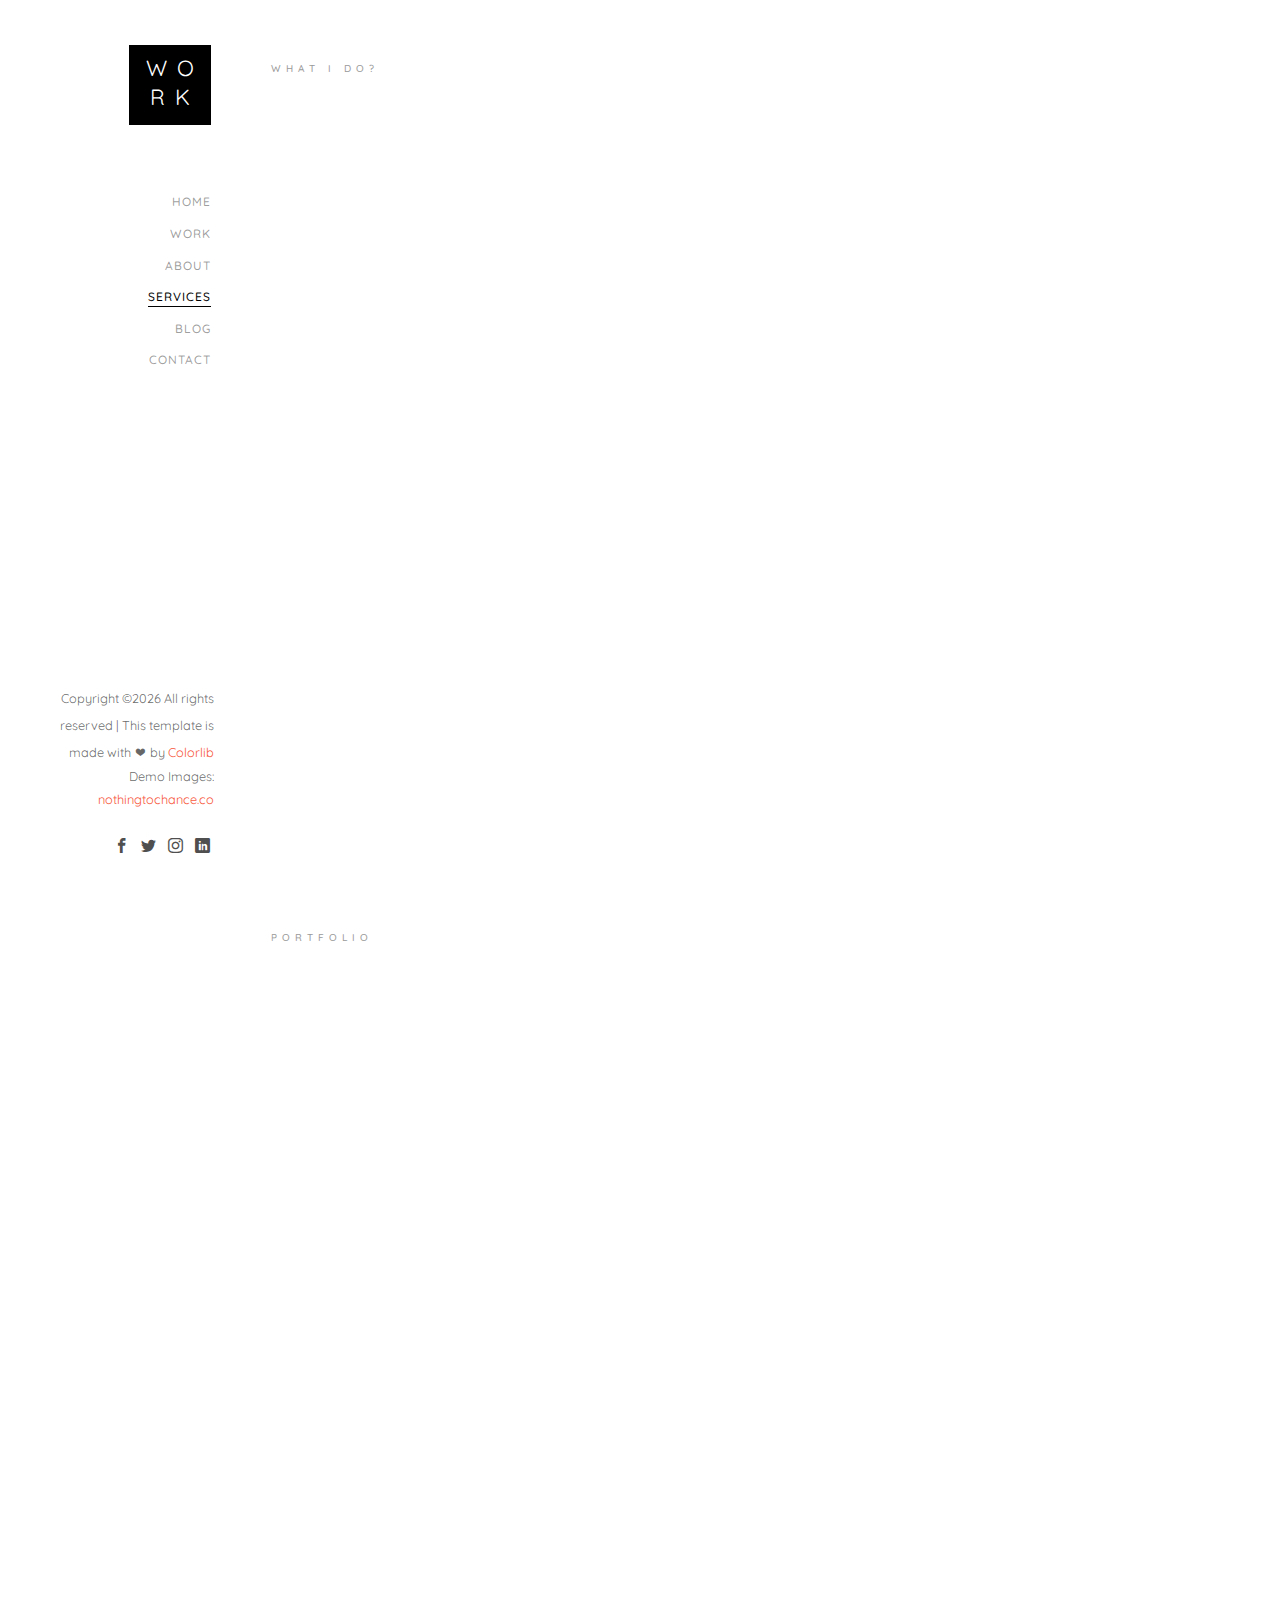
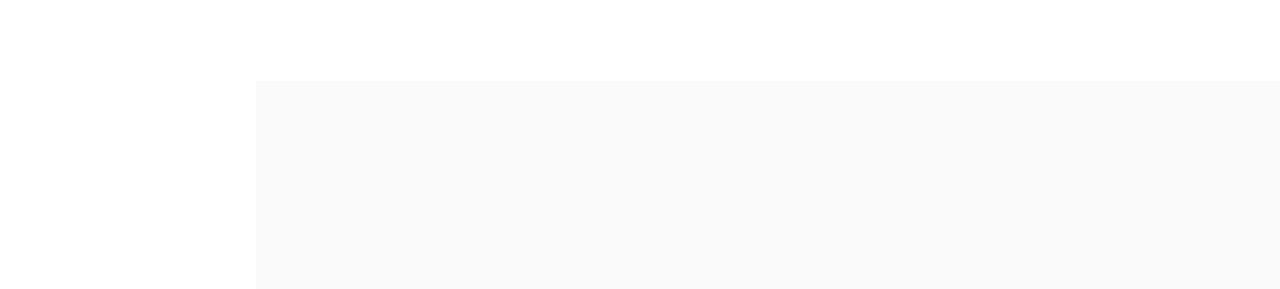
<file: services.html>
<!DOCTYPE HTML>
<html>
	<head>
	<meta charset="utf-8">
	<meta http-equiv="X-UA-Compatible" content="IE=edge">
	<title>Work Template</title>
	<meta name="viewport" content="width=device-width, initial-scale=1">
	<meta name="description" content="" />
	<meta name="keywords" content="" />
	<meta name="author" content="" />

  <!-- Facebook and Twitter integration -->
	<meta property="og:title" content=""/>
	<meta property="og:image" content=""/>
	<meta property="og:url" content=""/>
	<meta property="og:site_name" content=""/>
	<meta property="og:description" content=""/>
	<meta name="twitter:title" content="" />
	<meta name="twitter:image" content="" />
	<meta name="twitter:url" content="" />
	<meta name="twitter:card" content="" />

	<!-- Place favicon.ico and apple-touch-icon.png in the root directory -->
	<link rel="shortcut icon" href="favicon.ico">

	<link href="https://fonts.googleapis.com/css?family=Quicksand:300,400,500,700" rel="stylesheet">
	
	<!-- Animate.css -->
	<link rel="stylesheet" href="css/animate.css">
	<!-- Icomoon Icon Fonts-->
	<link rel="stylesheet" href="css/icomoon.css">
	<!-- Bootstrap  -->
	<link rel="stylesheet" href="css/bootstrap.css">
	<!-- Flexslider  -->
	<link rel="stylesheet" href="css/flexslider.css">
	<!-- Theme style  -->
	<link rel="stylesheet" href="css/style.css">

	<!-- Modernizr JS -->
	<script src="js/modernizr-2.6.2.min.js"></script>
	<!-- FOR IE9 below -->
	<!--[if lt IE 9]>
	<script src="js/respond.min.js"></script>
	<![endif]-->

	</head>
	<body>
	<div id="colorlib-page">
		<a href="#" class="js-colorlib-nav-toggle colorlib-nav-toggle"><i></i></a>
		<aside id="colorlib-aside" role="complementary" class="border js-fullheight">
			<h1 id="colorlib-logo"><a href="index.html"><span>Wo</span><span>rk</span></a></h1>
			<nav id="colorlib-main-menu" role="navigation">
				<ul>
					<li><a href="index.html">Home</a></li>
					<li><a href="work.html">Work</a></li>
					<li><a href="about.html">About</a></li>
					<li class="colorlib-active"><a href="services.html">Services</a></li>
					<li><a href="blog.html">Blog</a></li>
					<li><a href="contact.html">Contact</a></li>
				</ul>
			</nav>

			<div class="colorlib-footer">
				<p><small><!-- Link back to Colorlib can't be removed. Template is licensed under CC BY 3.0. -->
Copyright &copy;<script>document.write(new Date().getFullYear());</script> All rights reserved | This template is made with <i class="icon-heart" aria-hidden="true"></i> by <a href="https://colorlib.com" target="_blank">Colorlib</a>
<!-- Link back to Colorlib can't be removed. Template is licensed under CC BY 3.0. --> </span> <span>Demo Images: <a href="http://nothingtochance.co/" target="_blank">nothingtochance.co</a></span></small></p>
				<ul>
					<li><a href="#"><i class="icon-facebook2"></i></a></li>
					<li><a href="#"><i class="icon-twitter2"></i></a></li>
					<li><a href="#"><i class="icon-instagram"></i></a></li>
					<li><a href="#"><i class="icon-linkedin2"></i></a></li>
				</ul>
			</div>

		</aside>

		<div id="colorlib-main">
			<div class="colorlib-services">
				<div class="container-fluid">
					<div class="row">
						<div class="col-md-6 col-md-offset-3 col-md-pull-3">
							<span class="heading-meta">What I do?</span>
							<h2 class="colorlib-heading animate-box" data-animate-effect="fadeInLeft">Here are some of my expertise</h2>
						</div>
					</div>
					<div class="row">
						<div class="col-md-6">
							<div class="colorlib-feature animate-box" data-animate-effect="fadeInLeft">
								<div class="colorlib-icon">
									<i class="icon-tag"></i>
								</div>
								<div class="colorlib-text">
									<h3>Branding</h3>
									<p>Far far away, behind the word mountains, far from the countries Vokalia and Consonantia, there live the blind texts. </p>
								</div>
							</div>

							<div class="colorlib-feature animate-box" data-animate-effect="fadeInLeft">
								<div class="colorlib-icon">
									<i class="icon-pen2"></i>
								</div>
								<div class="colorlib-text">
									<h3>Web Design</h3>
									<p>Far far away, behind the word mountains, far from the countries Vokalia and Consonantia, there live the blind texts. </p>
								</div>
							</div>

							<div class="colorlib-feature animate-box" data-animate-effect="fadeInLeft">
								<div class="colorlib-icon">
									<i class="icon-search3"></i>
								</div>
								<div class="colorlib-text">
									<h3>Search engine optimization</h3>
									<p>Far far away, behind the word mountains, far from the countries Vokalia and Consonantia, there live the blind texts. </p>
								</div>
							</div>
						</div>
						<div class="col-md-6">
							<div class="colorlib-feature animate-box" data-animate-effect="fadeInLeft">
								<div class="colorlib-icon">
									<i class="icon-paperplane"></i>
								</div>
								<div class="colorlib-text">
									<h3>Web Development</h3>
									<p>Far far away, behind the word mountains, far from the countries Vokalia and Consonantia, there live the blind texts. </p>
								</div>
							</div>

							<div class="colorlib-feature animate-box" data-animate-effect="fadeInLeft">
								<div class="colorlib-icon">
									<i class="icon-device-desktop"></i>
								</div>
								<div class="colorlib-text">
									<h3>User Interface</h3>
									<p>Far far away, behind the word mountains, far from the countries Vokalia and Consonantia, there live the blind texts. </p>
								</div>
							</div>

							<div class="colorlib-feature animate-box" data-animate-effect="fadeInLeft">
								<div class="colorlib-icon">
									<i class="icon-help"></i>
								</div>
								<div class="colorlib-text">
									<h3>Help &amp; Support</h3>
									<p>Far far away, behind the word mountains, far from the countries Vokalia and Consonantia, there live the blind texts. </p>
								</div>
							</div>
						</div>
					</div>
				</div>
			</div>


			<div class="colorlib-work">
				<div class="container-fluid">
					<div class="row">
						<div class="col-md-6 col-md-offset-3 col-md-pull-3">
							<span class="heading-meta">Portfolio</span>
							<h2 class="colorlib-heading animate-box" data-animate-effect="fadeInLeft">Recent Work</h2>
						</div>
					</div>
					<div class="row">
						<div class="col-md-6 animate-box" data-animate-effect="fadeInLeft">
							<div class="project" style="background-image: url(images/work-1.jpg);">
								<div class="desc">
									<div class="con">
										<h3><a href="#">Work 01</a></h3>
										<span>Branding, Ilustration</span>
										<p class="icon">
											<span><a href="#"><i class="icon-share3"></i></a></span>
											<span><a href="#"><i class="icon-eye"></i> 100</a></span>
											<span><a href="#"><i class="icon-heart"></i> 49</a></span>
										</p>
									</div>
								</div>
							</div>
						</div>
						<div class="col-md-6 animate-box" data-animate-effect="fadeInLeft">
							<div class="project" style="background-image: url(images/work-2.jpg);">
								<div class="desc">
									<div class="con">
										<h3><a href="work.html">Work 02</a></h3>
										<span>Logo, Web, Branding</span>
										<p class="icon">
											<span><a href="#"><i class="icon-share3"></i></a></span>
											<span><a href="#"><i class="icon-eye"></i> 100</a></span>
											<span><a href="#"><i class="icon-heart"></i> 49</a></span>
										</p>
									</div>
								</div>
							</div>
						</div>
					</div>
				</div>
			</div>

			<div id="get-in-touch" class="colorlib-bg-color">
				<div class="colorlib-narrow-content">
					<div class="row">
						<div class="col-md-6 animate-box" data-animate-effect="fadeInLeft">
							<h2>Get in Touch!</h2>
						</div>
					</div>
					<div class="row">
						<div class="col-md-6 col-md-offset-3 col-md-pull-3 animate-box" data-animate-effect="fadeInLeft">
							<p class="colorlib-lead">Separated they live in Bookmarksgrove right at the coast of the Semantics, a large language ocean.</p>
							<p><a href="#" class="btn btn-primary btn-learn">Contact me!</a></p>
						</div>
						
					</div>
				</div>
			</div>
		</div>
	</div>

	<!-- jQuery -->
	<script src="js/jquery.min.js"></script>
	<!-- jQuery Easing -->
	<script src="js/jquery.easing.1.3.js"></script>
	<!-- Bootstrap -->
	<script src="js/bootstrap.min.js"></script>
	<!-- Waypoints -->
	<script src="js/jquery.waypoints.min.js"></script>
	<!-- Flexslider -->
	<script src="js/jquery.flexslider-min.js"></script>
	<!-- Sticky Kit -->
	<script src="js/sticky-kit.min.js"></script>
	
	
	<!-- MAIN JS -->
	<script src="js/main.js"></script>

	</body>
</html>
</file>
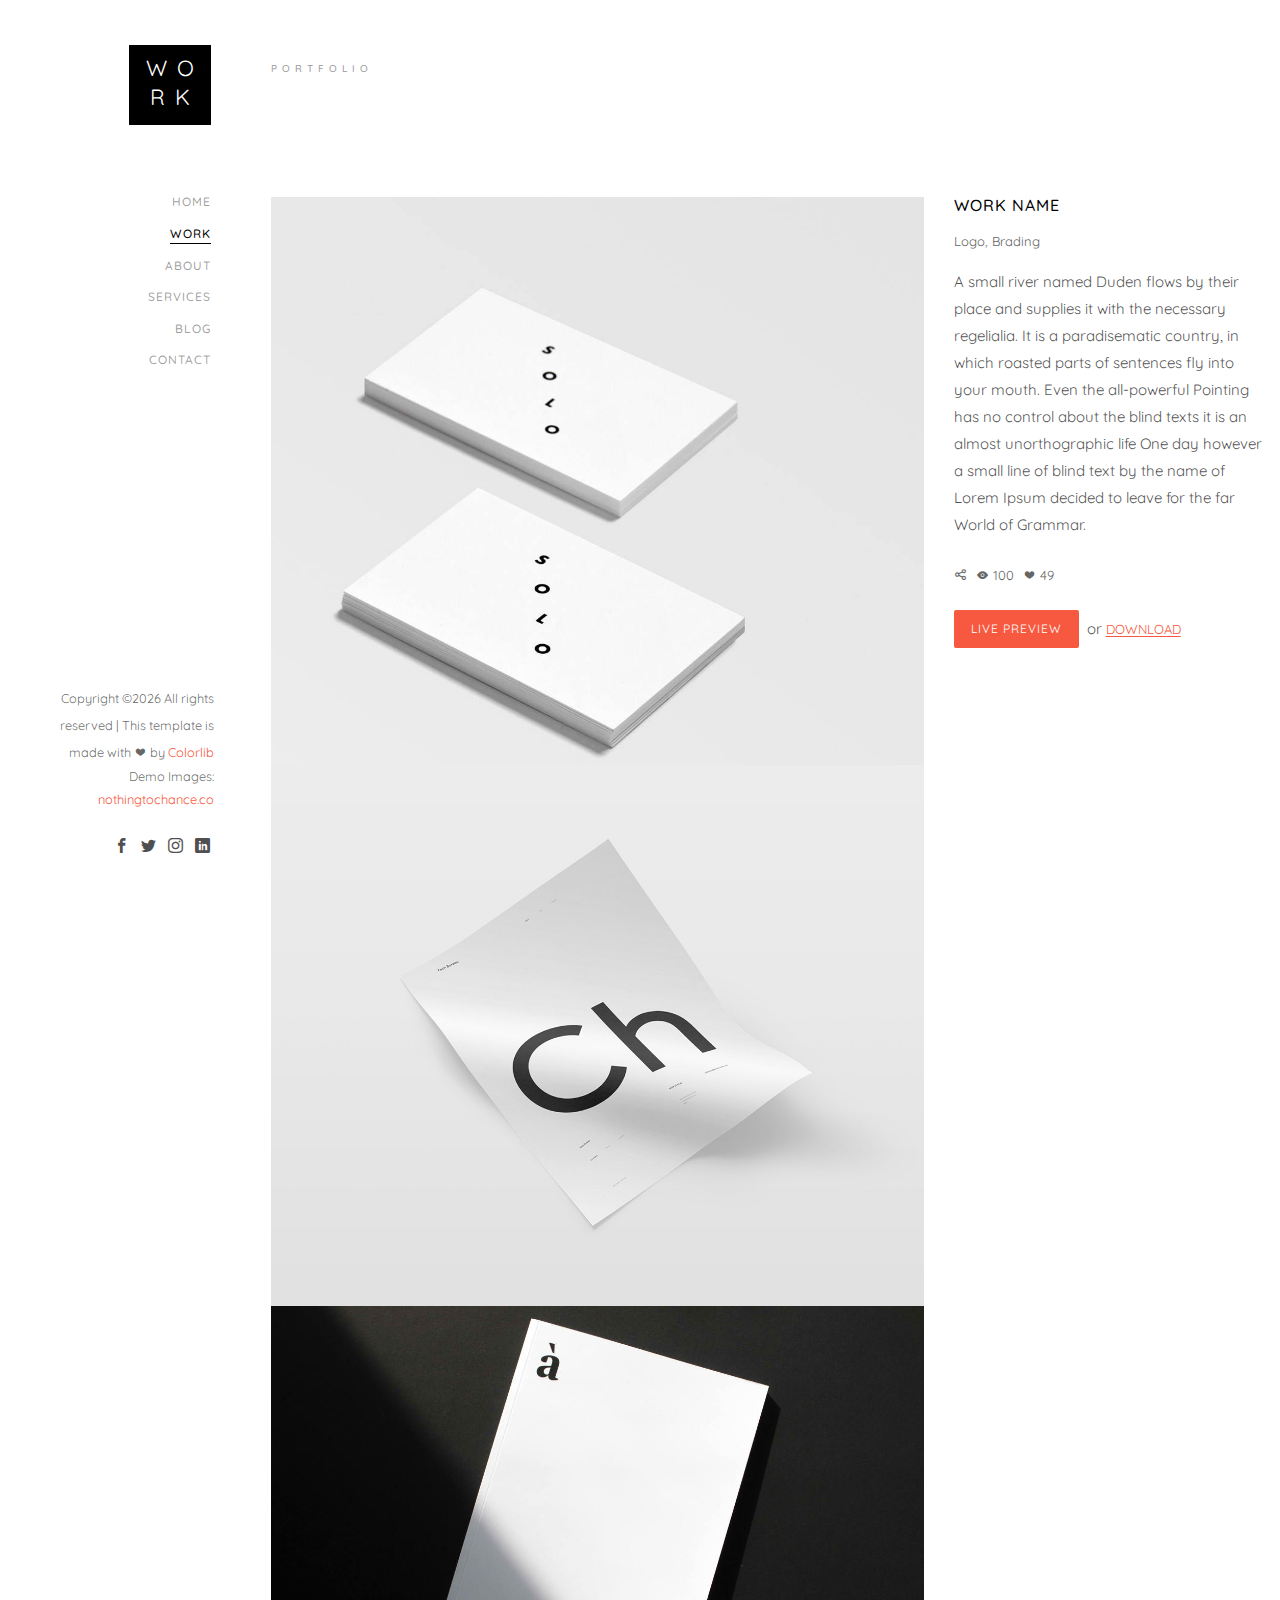
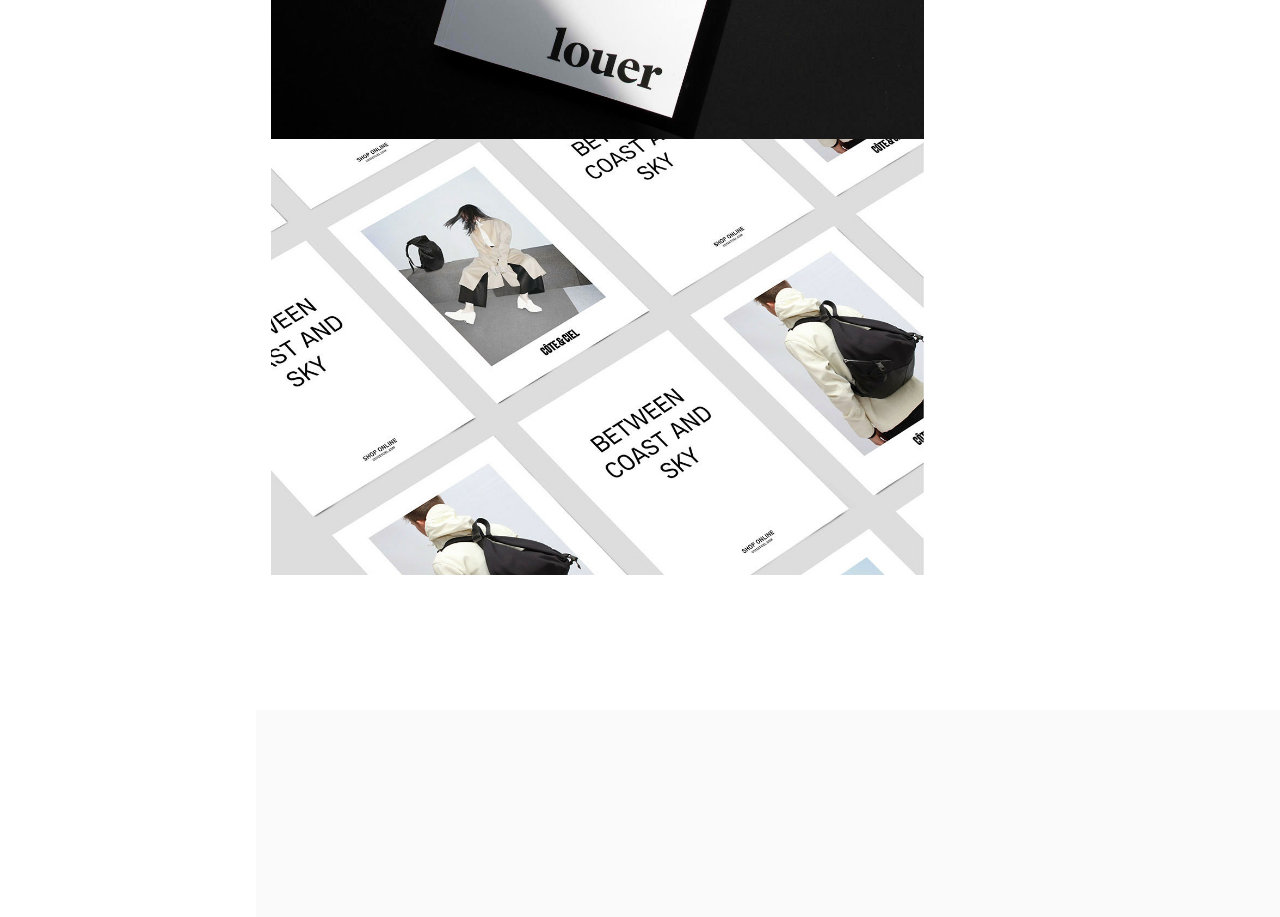
<file: work-single.html>
<!DOCTYPE HTML>
<html>
	<head>
	<meta charset="utf-8">
	<meta http-equiv="X-UA-Compatible" content="IE=edge">
	<title>Work Template</title>
	<meta name="viewport" content="width=device-width, initial-scale=1">
	<meta name="description" content="" />
	<meta name="keywords" content="" />
	<meta name="author" content="" />

  <!-- Facebook and Twitter integration -->
	<meta property="og:title" content=""/>
	<meta property="og:image" content=""/>
	<meta property="og:url" content=""/>
	<meta property="og:site_name" content=""/>
	<meta property="og:description" content=""/>
	<meta name="twitter:title" content="" />
	<meta name="twitter:image" content="" />
	<meta name="twitter:url" content="" />
	<meta name="twitter:card" content="" />

	<!-- Place favicon.ico and apple-touch-icon.png in the root directory -->
	<link rel="shortcut icon" href="favicon.ico">

	<link href="https://fonts.googleapis.com/css?family=Quicksand:300,400,500,700" rel="stylesheet">
	
	<!-- Animate.css -->
	<link rel="stylesheet" href="css/animate.css">
	<!-- Icomoon Icon Fonts-->
	<link rel="stylesheet" href="css/icomoon.css">
	<!-- Bootstrap  -->
	<link rel="stylesheet" href="css/bootstrap.css">
	<!-- Flexslider  -->
	<link rel="stylesheet" href="css/flexslider.css">
	<!-- Theme style  -->
	<link rel="stylesheet" href="css/style.css">

	<!-- Modernizr JS -->
	<script src="js/modernizr-2.6.2.min.js"></script>
	<!-- FOR IE9 below -->
	<!--[if lt IE 9]>
	<script src="js/respond.min.js"></script>
	<![endif]-->

	</head>
	<body>
	<div id="colorlib-page">
		<a href="#" class="js-colorlib-nav-toggle colorlib-nav-toggle"><i></i></a>
		<aside id="colorlib-aside" role="complementary" class="border js-fullheight">
			<h1 id="colorlib-logo"><a href="index.html"><span>Wo</span><span>rk</span></a></h1>
			<nav id="colorlib-main-menu" role="navigation">
				<ul>
					<li><a href="index.html">Home</a></li>
					<li class="colorlib-active"><a href="work.html">Work</a></li>
					<li><a href="about.html">About</a></li>
					<li><a href="services.html">Services</a></li>
					<li><a href="blog.html">Blog</a></li>
					<li><a href="contact.html">Contact</a></li>
				</ul>
			</nav>

			<div class="colorlib-footer">
				<p><small><!-- Link back to Colorlib can't be removed. Template is licensed under CC BY 3.0. -->
Copyright &copy;<script>document.write(new Date().getFullYear());</script> All rights reserved | This template is made with <i class="icon-heart" aria-hidden="true"></i> by <a href="https://colorlib.com" target="_blank">Colorlib</a>
<!-- Link back to Colorlib can't be removed. Template is licensed under CC BY 3.0. --> </span> <span>Demo Images: <a href="http://nothingtochance.co/" target="_blank">nothingtochance.co</a></span></small></p>
				<ul>
					<li><a href="#"><i class="icon-facebook2"></i></a></li>
					<li><a href="#"><i class="icon-twitter2"></i></a></li>
					<li><a href="#"><i class="icon-instagram"></i></a></li>
					<li><a href="#"><i class="icon-linkedin2"></i></a></li>
				</ul>
			</div>

		</aside>

		<div id="colorlib-main">

			<div class="colorlib-work">
				<div class="container-fluid">
					<div class="row">
						<div class="col-md-6 col-md-offset-3 col-md-pull-3">
							<span class="heading-meta">Portfolio</span>
							<h2 class="colorlib-heading animate-box" data-animate-effect="fadeInLeft">Work Single</h2>
						</div>
					</div>
					<div class="row">
						<div class="col-md-8 image-content">
							<img class="img-responsive" src="images/work-1.jpg" alt="HTML5 Bootstrap Template by colorlib.com">
							<img class="img-responsive" src="images/work-2.jpg" alt="HTML5 Bootstrap Template by colorlib.com">
							<img class="img-responsive" src="images/work-3.jpg" alt="HTML5 Bootstrap Template by colorlib.com">
							<img class="img-responsive" src="images/work-4.jpg" alt="HTML5 Bootstrap Template by colorlib.com">
						</div>
						<div class="col-md-4 sticky-parent">
							<div id="sticky_item">
								<div class="project-desc">
									<h2>Work Name</h2>
									<span><a href="#">Logo</a>, <a href="#">Brading</a></span>
									<p>A small river named Duden flows by their place and supplies it with the necessary regelialia. It is a paradisematic country, in which roasted parts of sentences fly into your mouth. Even the all-powerful Pointing has no control about the blind texts it is an almost unorthographic life One day however a small line of blind text by the name of Lorem Ipsum decided to leave for the far World of Grammar.</p>
									<p class="icon">
										<span><a href="#"><i class="icon-share3"></i></a></span>
										<span><a href="#"><i class="icon-eye"></i> 100</a></span>
										<span><a href="#"><i class="icon-heart"></i> 49</a></span>
									</p>
									<p><a href="#" class="btn btn-primary">Live Preview</a> or <a href="#" class="btn-download">Download</a></p>
								</div>
							</div>
						</div>
					</div>
				</div>
			</div>

			<div id="get-in-touch" class="colorlib-bg-color">
				<div class="colorlib-narrow-content">
					<div class="row">
						<div class="col-md-6 animate-box" data-animate-effect="fadeInLeft">
							<h2>Get in Touch!</h2>
						</div>
					</div>
					<div class="row">
						<div class="col-md-6 col-md-offset-3 col-md-pull-3 animate-box" data-animate-effect="fadeInLeft">
							<p class="colorlib-lead">Separated they live in Bookmarksgrove right at the coast of the Semantics, a large language ocean.</p>
							<p><a href="#" class="btn btn-primary btn-learn">Contact me!</a></p>
						</div>
						
					</div>
				</div>
			</div>
		</div>
	</div>

	<!-- jQuery -->
	<script src="js/jquery.min.js"></script>
	<!-- jQuery Easing -->
	<script src="js/jquery.easing.1.3.js"></script>
	<!-- Bootstrap -->
	<script src="js/bootstrap.min.js"></script>
	<!-- Waypoints -->
	<script src="js/jquery.waypoints.min.js"></script>
	<!-- Flexslider -->
	<script src="js/jquery.flexslider-min.js"></script>
	<!-- Sticky Kit -->
	<script src="js/sticky-kit.min.js"></script>
	
	
	<!-- MAIN JS -->
	<script src="js/main.js"></script>

	</body>
</html>
</file>
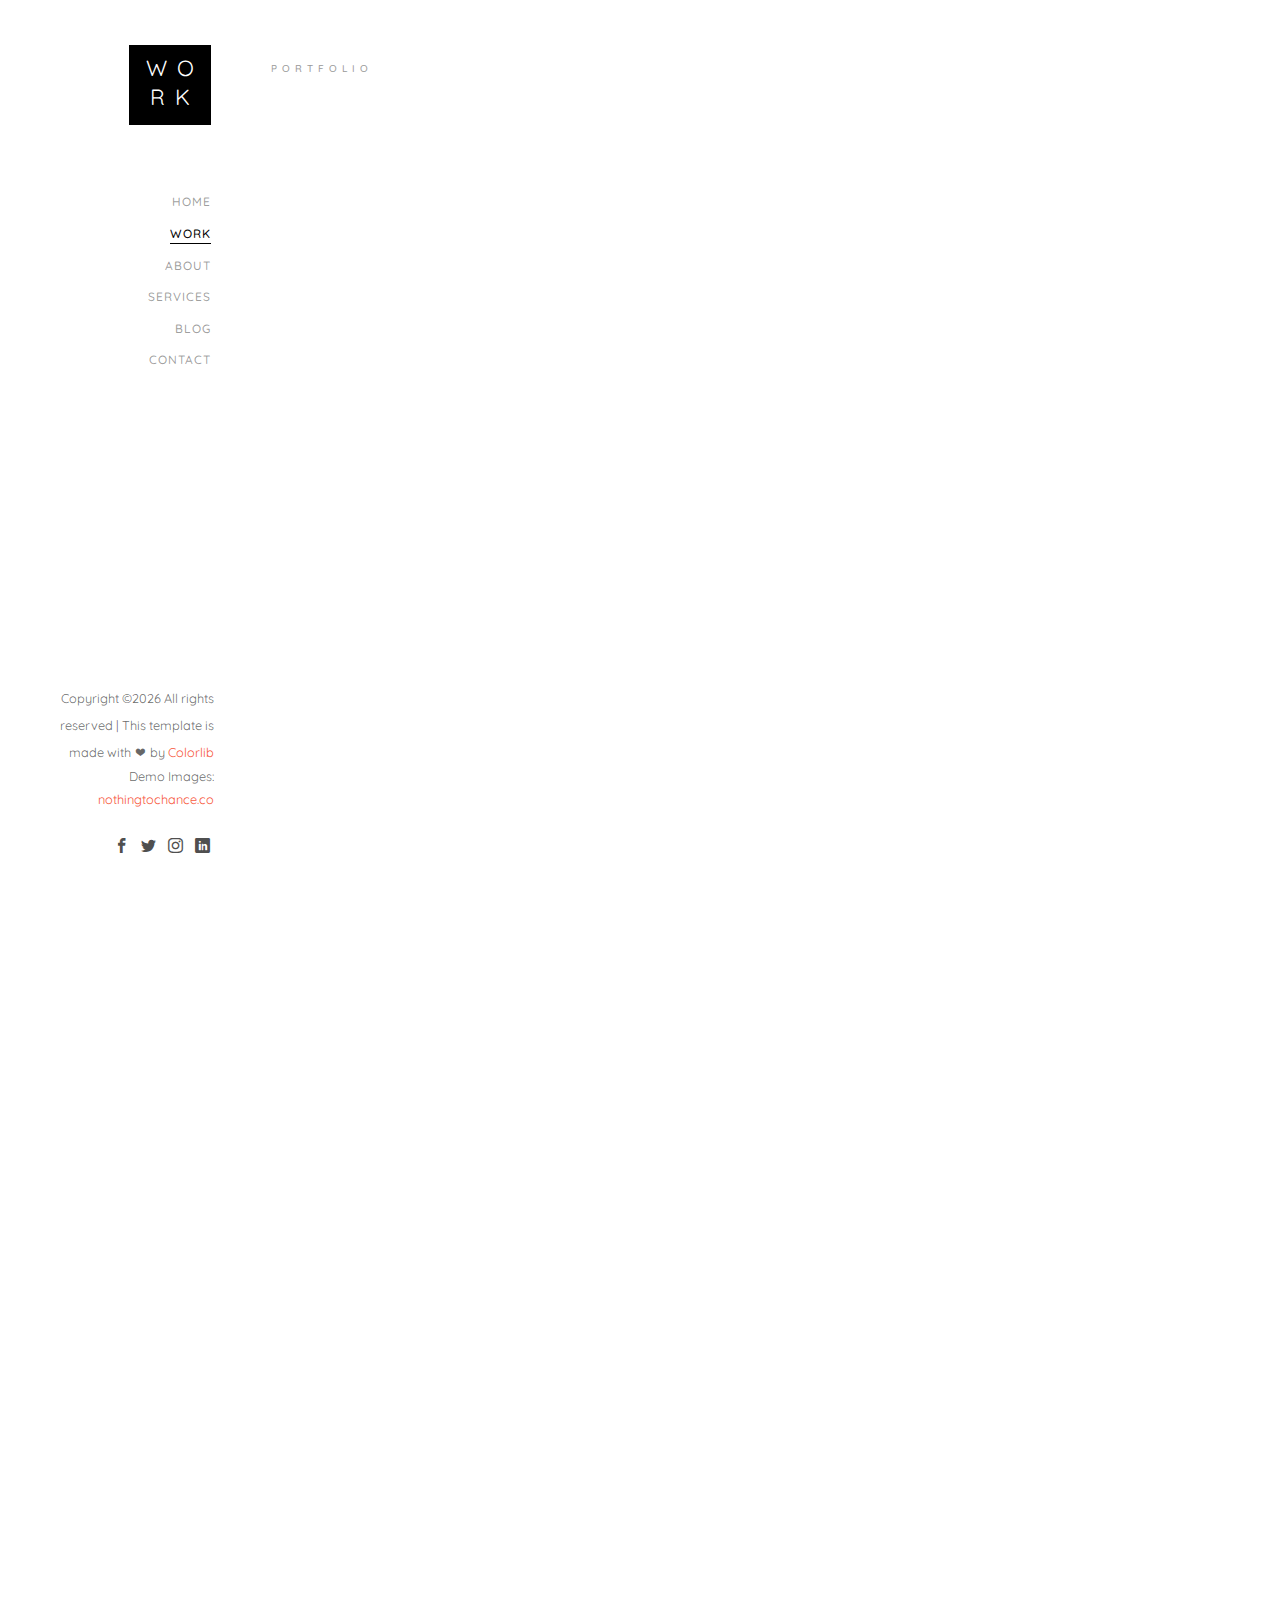
<file: work.html>
<!DOCTYPE HTML>
<html>
	<head>
	<meta charset="utf-8">
	<meta http-equiv="X-UA-Compatible" content="IE=edge">
	<title>Work Template</title>
	<meta name="viewport" content="width=device-width, initial-scale=1">
	<meta name="description" content="" />
	<meta name="keywords" content="" />
	<meta name="author" content="" />

  <!-- Facebook and Twitter integration -->
	<meta property="og:title" content=""/>
	<meta property="og:image" content=""/>
	<meta property="og:url" content=""/>
	<meta property="og:site_name" content=""/>
	<meta property="og:description" content=""/>
	<meta name="twitter:title" content="" />
	<meta name="twitter:image" content="" />
	<meta name="twitter:url" content="" />
	<meta name="twitter:card" content="" />

	<!-- Place favicon.ico and apple-touch-icon.png in the root directory -->
	<link rel="shortcut icon" href="favicon.ico">

	<link href="https://fonts.googleapis.com/css?family=Quicksand:300,400,500,700" rel="stylesheet">
	
	<!-- Animate.css -->
	<link rel="stylesheet" href="css/animate.css">
	<!-- Icomoon Icon Fonts-->
	<link rel="stylesheet" href="css/icomoon.css">
	<!-- Bootstrap  -->
	<link rel="stylesheet" href="css/bootstrap.css">
	<!-- Flexslider  -->
	<link rel="stylesheet" href="css/flexslider.css">
	<!-- Theme style  -->
	<link rel="stylesheet" href="css/style.css">

	<!-- Modernizr JS -->
	<script src="js/modernizr-2.6.2.min.js"></script>
	<!-- FOR IE9 below -->
	<!--[if lt IE 9]>
	<script src="js/respond.min.js"></script>
	<![endif]-->

	</head>
	<body>
	<div id="colorlib-page">
		<a href="#" class="js-colorlib-nav-toggle colorlib-nav-toggle"><i></i></a>
		<aside id="colorlib-aside" role="complementary" class="border js-fullheight">
			<h1 id="colorlib-logo"><a href="index.html"><span>Wo</span><span>rk</span></a></h1>
			<nav id="colorlib-main-menu" role="navigation">
				<ul>
					<li><a href="index.html">Home</a></li>
					<li class="colorlib-active"><a href="work.html">Work</a></li>
					<li><a href="about.html">About</a></li>
					<li><a href="services.html">Services</a></li>
					<li><a href="blog.html">Blog</a></li>
					<li><a href="contact.html">Contact</a></li>
				</ul>
			</nav>

			<div class="colorlib-footer">
				<p><small><!-- Link back to Colorlib can't be removed. Template is licensed under CC BY 3.0. -->
Copyright &copy;<script>document.write(new Date().getFullYear());</script> All rights reserved | This template is made with <i class="icon-heart" aria-hidden="true"></i> by <a href="https://colorlib.com" target="_blank">Colorlib</a>
<!-- Link back to Colorlib can't be removed. Template is licensed under CC BY 3.0. --> </span> <span>Demo Images: <a href="http://nothingtochance.co/" target="_blank">nothingtochance.co</a></span></small></p>
				<ul>
					<li><a href="#"><i class="icon-facebook2"></i></a></li>
					<li><a href="#"><i class="icon-twitter2"></i></a></li>
					<li><a href="#"><i class="icon-instagram"></i></a></li>
					<li><a href="#"><i class="icon-linkedin2"></i></a></li>
				</ul>
			</div>

		</aside>

		<div id="colorlib-main">

			<div class="colorlib-work">
				<div class="container-fluid">
					<div class="row">
						<div class="col-md-6 col-md-offset-3 col-md-pull-3">
							<span class="heading-meta">Portfolio</span>
							<h2 class="colorlib-heading animate-box" data-animate-effect="fadeInLeft">My Work</h2>
						</div>
					</div>
					<div class="row">
						<div class="col-md-6 animate-box" data-animate-effect="fadeInLeft">
							<div class="project" style="background-image: url(images/work-1.jpg);">
								<div class="desc">
									<div class="con">
										<h3><a href="work-single.html">Work 01</a></h3>
										<span>Branding, Ilustration</span>
										<p class="icon">
											<span><a href="#"><i class="icon-share3"></i></a></span>
											<span><a href="#"><i class="icon-eye"></i> 100</a></span>
											<span><a href="#"><i class="icon-heart"></i> 49</a></span>
										</p>
									</div>
								</div>
							</div>
						</div>
						<div class="col-md-6 animate-box" data-animate-effect="fadeInLeft">
							<div class="project" style="background-image: url(images/work-2.jpg);">
								<div class="desc">
									<div class="con">
										<h3><a href="work-single.html">Work 02</a></h3>
										<span>Logo, Web, Branding</span>
										<p class="icon">
											<span><a href="#"><i class="icon-share3"></i></a></span>
											<span><a href="#"><i class="icon-eye"></i> 100</a></span>
											<span><a href="#"><i class="icon-heart"></i> 49</a></span>
										</p>
									</div>
								</div>
							</div>
						</div>
						<div class="col-md-6 animate-box" data-animate-effect="fadeInLeft">
							<div class="project" style="background-image: url(images/work-3.jpg);">
								<div class="desc">
									<div class="con">
										<h3><a href="work-single.html">Work 03</a></h3>
										<span>Illustration, Logo</span>
										<p class="icon">
											<span><a href="#"><i class="icon-share3"></i></a></span>
											<span><a href="#"><i class="icon-eye"></i> 100</a></span>
											<span><a href="#"><i class="icon-heart"></i> 49</a></span>
										</p>
									</div>
								</div>
							</div>
						</div>
						<div class="col-md-6 animate-box" data-animate-effect="fadeInLeft">
							<div class="project" style="background-image: url(images/work-4.jpg);">
								<div class="desc">
									<div class="con">
										<h3><a href="work-single.html">Work 04</a></h3>
										<span>Web, Logo, Branding</span>
										<p class="icon">
											<span><a href="#"><i class="icon-share3"></i></a></span>
											<span><a href="#"><i class="icon-eye"></i> 100</a></span>
											<span><a href="#"><i class="icon-heart"></i> 49</a></span>
										</p>
									</div>
								</div>
							</div>
						</div>
						<div class="col-md-6 animate-box" data-animate-effect="fadeInLeft">
							<div class="project" style="background-image: url(images/work-5.jpg);">
								<div class="desc">
									<div class="con">
										<h3><a href="work-single.html">Work 05</a></h3>
										<span>Illustration, Logo</span>
										<p class="icon">
											<span><a href="#"><i class="icon-share3"></i></a></span>
											<span><a href="#"><i class="icon-eye"></i> 100</a></span>
											<span><a href="#"><i class="icon-heart"></i> 49</a></span>
										</p>
									</div>
								</div>
							</div>
						</div>
						<div class="col-md-6 animate-box" data-animate-effect="fadeInLeft">
							<div class="project" style="background-image: url(images/work-6.jpg);">
								<div class="desc">
									<div class="con">
										<h3><a href="work-single.html">Work 06</a></h3>
										<span>Web, Logo, Branding</span>
										<p class="icon">
											<span><a href="#"><i class="icon-share3"></i></a></span>
											<span><a href="#"><i class="icon-eye"></i> 100</a></span>
											<span><a href="#"><i class="icon-heart"></i> 49</a></span>
										</p>
									</div>
								</div>
							</div>
						</div>
						<div class="col-md-6 animate-box" data-animate-effect="fadeInLeft">
							<div class="project" style="background-image: url(images/work-7.jpg);">
								<div class="desc">
									<div class="con">
										<h3><a href="work-single.html">Work 07</a></h3>
										<span>Illustration, Logo</span>
										<p class="icon">
											<span><a href="#"><i class="icon-share3"></i></a></span>
											<span><a href="#"><i class="icon-eye"></i> 100</a></span>
											<span><a href="#"><i class="icon-heart"></i> 49</a></span>
										</p>
									</div>
								</div>
							</div>
						</div>
						<div class="col-md-6 animate-box" data-animate-effect="fadeInLeft">
							<div class="project" style="background-image: url(images/work-8.jpg);">
								<div class="desc">
									<div class="con">
										<h3><a href="work-single.html">Work 08</a></h3>
										<span>Web, Logo, Branding</span>
										<p class="icon">
											<span><a href="#"><i class="icon-share3"></i></a></span>
											<span><a href="#"><i class="icon-eye"></i> 100</a></span>
											<span><a href="#"><i class="icon-heart"></i> 49</a></span>
										</p>
									</div>
								</div>
							</div>
						</div>
					</div>
					<div class="row">
						<div class="col-md-12 animate-box" data-animate-effect="fadeInLeft">
							<ul class="pagination">
								<li class="disabled"><a href="#">&laquo;</a></li>
								<li class="active"><a href="#">1</a></li>
								<li><a href="#">2</a></li>
								<li><a href="#">3</a></li>
								<li><a href="#">4</a></li>
								<li><a href="#">&raquo;</a></li>
							</ul>
						</div>
					</div>
				</div>
			</div>

			<div id="get-in-touch" class="colorlib-bg-color">
				<div class="colorlib-narrow-content">
					<div class="row">
						<div class="col-md-6 animate-box" data-animate-effect="fadeInLeft">
							<h2>Get in Touch!</h2>
						</div>
					</div>
					<div class="row">
						<div class="col-md-6 col-md-offset-3 col-md-pull-3 animate-box" data-animate-effect="fadeInLeft">
							<p class="colorlib-lead">Separated they live in Bookmarksgrove right at the coast of the Semantics, a large language ocean.</p>
							<p><a href="#" class="btn btn-primary btn-learn">Contact me!</a></p>
						</div>
						
					</div>
				</div>
			</div>
		</div>
	</div>

	<!-- jQuery -->
	<script src="js/jquery.min.js"></script>
	<!-- jQuery Easing -->
	<script src="js/jquery.easing.1.3.js"></script>
	<!-- Bootstrap -->
	<script src="js/bootstrap.min.js"></script>
	<!-- Waypoints -->
	<script src="js/jquery.waypoints.min.js"></script>
	<!-- Flexslider -->
	<script src="js/jquery.flexslider-min.js"></script>
	<!-- Sticky Kit -->
	<script src="js/sticky-kit.min.js"></script>
	
	
	<!-- MAIN JS -->
	<script src="js/main.js"></script>

	</body>
</html>
</file>
<file: assets/css/icomoon.css>
@font-face {
  font-family: 'icomoon';
  src:  url('fonts/icomoon.eot?6py85u');
  src:  url('fonts/icomoon.eot?6py85u#iefix') format('embedded-opentype'),
    url('fonts/icomoon.ttf?6py85u') format('truetype'),
    url('fonts/icomoon.woff?6py85u') format('woff'),
    url('fonts/icomoon.svg?6py85u#icomoon') format('svg');
  font-weight: normal;
  font-style: normal;
}

[class^="icon-"], [class*=" icon-"] {
  /* use !important to prevent issues with browser extensions that change fonts */
  font-family: 'icomoon' !important;
  speak: none;
  font-style: normal;
  font-weight: normal;
  font-variant: normal;
  text-transform: none;
  line-height: 1;

  /* Better Font Rendering =========== */
  -webkit-font-smoothing: antialiased;
  -moz-osx-font-smoothing: grayscale;
}

.icon-times:before {
  content: "\e930";
}
.icon-tick:before {
  content: "\e931";
}
.icon-plus:before {
  content: "\e932";
}
.icon-minus:before {
  content: "\e933";
}
.icon-equals:before {
  content: "\e934";
}
.icon-divide:before {
  content: "\e935";
}
.icon-chevron-right:before {
  content: "\e936";
}
.icon-chevron-left:before {
  content: "\e937";
}
.icon-arrow-right-thick:before {
  content: "\e938";
}
.icon-arrow-left-thick:before {
  content: "\e939";
}
.icon-th-small:before {
  content: "\e93a";
}
.icon-th-menu:before {
  content: "\e93b";
}
.icon-th-list:before {
  content: "\e93c";
}
.icon-th-large:before {
  content: "\e93d";
}
.icon-home:before {
  content: "\e93e";
}
.icon-arrow-forward:before {
  content: "\e93f";
}
.icon-arrow-back:before {
  content: "\e940";
}
.icon-rss:before {
  content: "\e941";
}
.icon-location:before {
  content: "\e942";
}
.icon-link:before {
  content: "\e943";
}
.icon-image:before {
  content: "\e944";
}
.icon-arrow-up-thick:before {
  content: "\e945";
}
.icon-arrow-down-thick:before {
  content: "\e946";
}
.icon-starburst:before {
  content: "\e947";
}
.icon-starburst-outline:before {
  content: "\e948";
}
.icon-star3:before {
  content: "\e949";
}
.icon-flow-children:before {
  content: "\e94a";
}
.icon-export:before {
  content: "\e94b";
}
.icon-delete2:before {
  content: "\e94c";
}
.icon-delete-outline:before {
  content: "\e94d";
}
.icon-cloud-storage:before {
  content: "\e94e";
}
.icon-wi-fi:before {
  content: "\e94f";
}
.icon-heart:before {
  content: "\e950";
}
.icon-flash:before {
  content: "\e951";
}
.icon-cancel:before {
  content: "\e952";
}
.icon-backspace:before {
  content: "\e953";
}
.icon-attachment:before {
  content: "\e954";
}
.icon-arrow-move:before {
  content: "\e955";
}
.icon-warning:before {
  content: "\e956";
}
.icon-user:before {
  content: "\e957";
}
.icon-radar:before {
  content: "\e958";
}
.icon-lock-open:before {
  content: "\e959";
}
.icon-lock-closed:before {
  content: "\e95a";
}
.icon-location-arrow:before {
  content: "\e95b";
}
.icon-info:before {
  content: "\e95c";
}
.icon-user-delete:before {
  content: "\e95d";
}
.icon-user-add:before {
  content: "\e95e";
}
.icon-media-pause:before {
  content: "\e95f";
}
.icon-group:before {
  content: "\e960";
}
.icon-chart-pie:before {
  content: "\e961";
}
.icon-chart-line:before {
  content: "\e962";
}
.icon-chart-bar:before {
  content: "\e963";
}
.icon-chart-area:before {
  content: "\e964";
}
.icon-video:before {
  content: "\e965";
}
.icon-point-of-interest:before {
  content: "\e966";
}
.icon-infinity:before {
  content: "\e967";
}
.icon-globe:before {
  content: "\e968";
}
.icon-eye:before {
  content: "\e969";
}
.icon-cog:before {
  content: "\e96a";
}
.icon-camera:before {
  content: "\e96b";
}
.icon-upload:before {
  content: "\e96c";
}
.icon-scissors:before {
  content: "\e96d";
}
.icon-refresh:before {
  content: "\e96e";
}
.icon-pin:before {
  content: "\e96f";
}
.icon-key:before {
  content: "\e970";
}
.icon-info-large:before {
  content: "\e971";
}
.icon-eject:before {
  content: "\e972";
}
.icon-download:before {
  content: "\e973";
}
.icon-zoom:before {
  content: "\e974";
}
.icon-zoom-out:before {
  content: "\e975";
}
.icon-zoom-in:before {
  content: "\e976";
}
.icon-sort-numerically:before {
  content: "\e977";
}
.icon-sort-alphabetically:before {
  content: "\e978";
}
.icon-input-checked:before {
  content: "\e979";
}
.icon-calender:before {
  content: "\e97a";
}
.icon-world2:before {
  content: "\e97b";
}
.icon-notes:before {
  content: "\e97c";
}
.icon-code:before {
  content: "\e97d";
}
.icon-arrow-sync:before {
  content: "\e97e";
}
.icon-arrow-shuffle:before {
  content: "\e97f";
}
.icon-arrow-repeat:before {
  content: "\e980";
}
.icon-arrow-minimise:before {
  content: "\e981";
}
.icon-arrow-maximise:before {
  content: "\e982";
}
.icon-arrow-loop:before {
  content: "\e983";
}
.icon-anchor:before {
  content: "\e984";
}
.icon-spanner:before {
  content: "\e985";
}
.icon-puzzle:before {
  content: "\e986";
}
.icon-power:before {
  content: "\e987";
}
.icon-plane:before {
  content: "\e988";
}
.icon-pi:before {
  content: "\e989";
}
.icon-phone:before {
  content: "\e98a";
}
.icon-microphone2:before {
  content: "\e98b";
}
.icon-media-rewind:before {
  content: "\e98c";
}
.icon-flag:before {
  content: "\e98d";
}
.icon-adjust-brightness:before {
  content: "\e98e";
}
.icon-waves:before {
  content: "\e98f";
}
.icon-social-twitter:before {
  content: "\e990";
}
.icon-social-facebook:before {
  content: "\e991";
}
.icon-social-dribbble:before {
  content: "\e992";
}
.icon-media-stop:before {
  content: "\e993";
}
.icon-media-record:before {
  content: "\e994";
}
.icon-media-play:before {
  content: "\e995";
}
.icon-media-fast-forward:before {
  content: "\e996";
}
.icon-media-eject:before {
  content: "\e997";
}
.icon-social-vimeo:before {
  content: "\e998";
}
.icon-social-tumbler:before {
  content: "\e999";
}
.icon-social-skype:before {
  content: "\e99a";
}
.icon-social-pinterest:before {
  content: "\e99b";
}
.icon-social-linkedin:before {
  content: "\e99c";
}
.icon-social-last-fm:before {
  content: "\e99d";
}
.icon-social-github:before {
  content: "\e99e";
}
.icon-social-flickr:before {
  content: "\e99f";
}
.icon-at:before {
  content: "\e9a0";
}
.icon-times-outline:before {
  content: "\e9a1";
}
.icon-plus-outline:before {
  content: "\e9a2";
}
.icon-minus-outline:before {
  content: "\e9a3";
}
.icon-tick-outline:before {
  content: "\e9a4";
}
.icon-th-large-outline:before {
  content: "\e9a5";
}
.icon-equals-outline:before {
  content: "\e9a6";
}
.icon-divide-outline:before {
  content: "\e9a7";
}
.icon-chevron-right-outline:before {
  content: "\e9a8";
}
.icon-chevron-left-outline:before {
  content: "\e9a9";
}
.icon-arrow-right-outline:before {
  content: "\e9aa";
}
.icon-arrow-left-outline:before {
  content: "\e9ab";
}
.icon-th-small-outline:before {
  content: "\e9ac";
}
.icon-th-menu-outline:before {
  content: "\e9ad";
}
.icon-th-list-outline:before {
  content: "\e9ae";
}
.icon-news2:before {
  content: "\e9b1";
}
.icon-home-outline:before {
  content: "\e9b2";
}
.icon-arrow-up-outline:before {
  content: "\e9b3";
}
.icon-arrow-forward-outline:before {
  content: "\e9b4";
}
.icon-arrow-down-outline:before {
  content: "\e9b5";
}
.icon-arrow-back-outline:before {
  content: "\e9b6";
}
.icon-trash3:before {
  content: "\e9b7";
}
.icon-rss-outline:before {
  content: "\e9b8";
}
.icon-message:before {
  content: "\e9b9";
}
.icon-location-outline:before {
  content: "\e9ba";
}
.icon-link-outline:before {
  content: "\e9bb";
}
.icon-image-outline:before {
  content: "\e9bc";
}
.icon-export-outline:before {
  content: "\e9bd";
}
.icon-cross:before {
  content: "\e9be";
}
.icon-wi-fi-outline:before {
  content: "\e9bf";
}
.icon-star-outline:before {
  content: "\e9c0";
}
.icon-media-pause-outline:before {
  content: "\e9c1";
}
.icon-mail:before {
  content: "\e9c2";
}
.icon-heart-outline:before {
  content: "\e9c3";
}
.icon-flash-outline:before {
  content: "\e9c4";
}
.icon-cancel-outline:before {
  content: "\e9c5";
}
.icon-beaker:before {
  content: "\e9c6";
}
.icon-arrow-move-outline:before {
  content: "\e9c7";
}
.icon-watch2:before {
  content: "\e9c8";
}
.icon-warning-outline:before {
  content: "\e9c9";
}
.icon-time:before {
  content: "\e9ca";
}
.icon-radar-outline:before {
  content: "\e9cb";
}
.icon-lock-open-outline:before {
  content: "\e9cc";
}
.icon-location-arrow-outline:before {
  content: "\e9cd";
}
.icon-info-outline:before {
  content: "\e9ce";
}
.icon-backspace-outline:before {
  content: "\e9cf";
}
.icon-attachment-outline:before {
  content: "\e9d0";
}
.icon-user-outline:before {
  content: "\e9d1";
}
.icon-user-delete-outline:before {
  content: "\e9d2";
}
.icon-user-add-outline:before {
  content: "\e9d3";
}
.icon-lock-closed-outline:before {
  content: "\e9d4";
}
.icon-group-outline:before {
  content: "\e9d5";
}
.icon-chart-pie-outline:before {
  content: "\e9d6";
}
.icon-chart-line-outline:before {
  content: "\e9d7";
}
.icon-chart-bar-outline:before {
  content: "\e9d8";
}
.icon-chart-area-outline:before {
  content: "\e9d9";
}
.icon-video-outline:before {
  content: "\e9da";
}
.icon-point-of-interest-outline:before {
  content: "\e9db";
}
.icon-map:before {
  content: "\e9dc";
}
.icon-key-outline:before {
  content: "\e9dd";
}
.icon-infinity-outline:before {
  content: "\e9de";
}
.icon-globe-outline:before {
  content: "\e9df";
}
.icon-eye-outline:before {
  content: "\e9e0";
}
.icon-cog-outline:before {
  content: "\e9e1";
}
.icon-camera-outline:before {
  content: "\e9e2";
}
.icon-upload-outline:before {
  content: "\e9e3";
}
.icon-support:before {
  content: "\e9e4";
}
.icon-scissors-outline:before {
  content: "\e9e5";
}
.icon-refresh-outline:before {
  content: "\e9e6";
}
.icon-info-large-outline:before {
  content: "\e9e7";
}
.icon-eject-outline:before {
  content: "\e9e8";
}
.icon-download-outline:before {
  content: "\e9e9";
}
.icon-battery-mid:before {
  content: "\e9ea";
}
.icon-battery-low:before {
  content: "\e9eb";
}
.icon-battery-high:before {
  content: "\e9ec";
}
.icon-zoom-outline:before {
  content: "\e9ed";
}
.icon-zoom-out-outline:before {
  content: "\e9ee";
}
.icon-zoom-in-outline:before {
  content: "\e9ef";
}
.icon-tag3:before {
  content: "\e9f0";
}
.icon-tabs-outline:before {
  content: "\e9f1";
}
.icon-pin-outline:before {
  content: "\e9f2";
}
.icon-message-typing:before {
  content: "\e9f3";
}
.icon-directions:before {
  content: "\e9f4";
}
.icon-battery-full:before {
  content: "\e9f5";
}
.icon-battery-charge:before {
  content: "\e9f6";
}
.icon-pipette:before {
  content: "\e9f7";
}
.icon-pencil:before {
  content: "\e9f8";
}
.icon-folder:before {
  content: "\e9f9";
}
.icon-folder-delete:before {
  content: "\e9fa";
}
.icon-folder-add:before {
  content: "\e9fb";
}
.icon-edit:before {
  content: "\e9fc";
}
.icon-document:before {
  content: "\e9fd";
}
.icon-document-delete:before {
  content: "\e9fe";
}
.icon-document-add:before {
  content: "\e9ff";
}
.icon-brush:before {
  content: "\ea00";
}
.icon-thumbs-up:before {
  content: "\ea01";
}
.icon-thumbs-down:before {
  content: "\ea02";
}
.icon-pen:before {
  content: "\ea03";
}
.icon-sort-numerically-outline:before {
  content: "\ea04";
}
.icon-sort-alphabetically-outline:before {
  content: "\ea05";
}
.icon-social-last-fm-circular:before {
  content: "\ea06";
}
.icon-social-github-circular:before {
  content: "\ea07";
}
.icon-compass:before {
  content: "\ea08";
}
.icon-bookmark:before {
  content: "\ea09";
}
.icon-input-checked-outline:before {
  content: "\ea0a";
}
.icon-code-outline:before {
  content: "\ea0b";
}
.icon-calender-outline:before {
  content: "\ea0c";
}
.icon-business-card:before {
  content: "\ea0d";
}
.icon-arrow-up:before {
  content: "\ea0e";
}
.icon-arrow-sync-outline:before {
  content: "\ea0f";
}
.icon-arrow-right:before {
  content: "\ea10";
}
.icon-arrow-repeat-outline:before {
  content: "\ea11";
}
.icon-arrow-loop-outline:before {
  content: "\ea12";
}
.icon-arrow-left:before {
  content: "\ea13";
}
.icon-flow-switch:before {
  content: "\ea14";
}
.icon-flow-parallel:before {
  content: "\ea15";
}
.icon-flow-merge:before {
  content: "\ea16";
}
.icon-document-text:before {
  content: "\ea17";
}
.icon-clipboard:before {
  content: "\ea18";
}
.icon-calculator:before {
  content: "\ea19";
}
.icon-arrow-minimise-outline:before {
  content: "\ea1a";
}
.icon-arrow-maximise-outline:before {
  content: "\ea1b";
}
.icon-arrow-down:before {
  content: "\ea1c";
}
.icon-gift:before {
  content: "\ea1d";
}
.icon-film:before {
  content: "\ea1e";
}
.icon-database:before {
  content: "\ea1f";
}
.icon-bell:before {
  content: "\ea20";
}
.icon-anchor-outline:before {
  content: "\ea21";
}
.icon-adjust-contrast:before {
  content: "\ea22";
}
.icon-world-outline:before {
  content: "\ea23";
}
.icon-shopping-bag:before {
  content: "\ea24";
}
.icon-power-outline:before {
  content: "\ea25";
}
.icon-notes-outline:before {
  content: "\ea26";
}
.icon-device-tablet:before {
  content: "\ea27";
}
.icon-device-phone:before {
  content: "\ea28";
}
.icon-device-laptop:before {
  content: "\ea29";
}
.icon-device-desktop:before {
  content: "\ea2a";
}
.icon-briefcase:before {
  content: "\ea2b";
}
.icon-stopwatch:before {
  content: "\ea2c";
}
.icon-spanner-outline:before {
  content: "\ea2d";
}
.icon-puzzle-outline:before {
  content: "\ea2e";
}
.icon-printer:before {
  content: "\ea2f";
}
.icon-pi-outline:before {
  content: "\ea30";
}
.icon-lightbulb:before {
  content: "\ea31";
}
.icon-flag-outline:before {
  content: "\ea32";
}
.icon-contacts:before {
  content: "\ea33";
}
.icon-archive2:before {
  content: "\ea34";
}
.icon-weather-stormy:before {
  content: "\ea35";
}
.icon-weather-shower:before {
  content: "\ea36";
}
.icon-weather-partly-sunny:before {
  content: "\ea37";
}
.icon-weather-downpour:before {
  content: "\ea38";
}
.icon-weather-cloudy:before {
  content: "\ea39";
}
.icon-plane-outline:before {
  content: "\ea3a";
}
.icon-phone-outline:before {
  content: "\ea3b";
}
.icon-microphone-outline:before {
  content: "\ea3c";
}
.icon-weather-windy:before {
  content: "\ea3d";
}
.icon-weather-windy-cloudy:before {
  content: "\ea3e";
}
.icon-weather-sunny:before {
  content: "\ea3f";
}
.icon-weather-snow:before {
  content: "\ea40";
}
.icon-weather-night:before {
  content: "\ea41";
}
.icon-media-stop-outline:before {
  content: "\ea42";
}
.icon-media-rewind-outline:before {
  content: "\ea43";
}
.icon-media-record-outline:before {
  content: "\ea44";
}
.icon-media-play-outline:before {
  content: "\ea45";
}
.icon-media-fast-forward-outline:before {
  content: "\ea46";
}
.icon-media-eject-outline:before {
  content: "\ea47";
}
.icon-wine:before {
  content: "\ea48";
}
.icon-waves-outline:before {
  content: "\ea49";
}
.icon-ticket:before {
  content: "\ea4a";
}
.icon-tags:before {
  content: "\ea4b";
}
.icon-plug:before {
  content: "\ea4c";
}
.icon-headphones:before {
  content: "\ea4d";
}
.icon-credit-card:before {
  content: "\ea4e";
}
.icon-coffee:before {
  content: "\ea4f";
}
.icon-book:before {
  content: "\ea50";
}
.icon-beer:before {
  content: "\ea51";
}
.icon-volume2:before {
  content: "\ea52";
}
.icon-volume-up:before {
  content: "\ea53";
}
.icon-volume-mute:before {
  content: "\ea54";
}
.icon-volume-down:before {
  content: "\ea55";
}
.icon-social-vimeo-circular:before {
  content: "\ea56";
}
.icon-social-twitter-circular:before {
  content: "\ea57";
}
.icon-social-pinterest-circular:before {
  content: "\ea58";
}
.icon-social-linkedin-circular:before {
  content: "\ea59";
}
.icon-social-facebook-circular:before {
  content: "\ea5a";
}
.icon-social-dribbble-circular:before {
  content: "\ea5b";
}
.icon-tree:before {
  content: "\ea5c";
}
.icon-thermometer2:before {
  content: "\ea5d";
}
.icon-social-tumbler-circular:before {
  content: "\ea5e";
}
.icon-social-skype-outline:before {
  content: "\ea5f";
}
.icon-social-flickr-circular:before {
  content: "\ea60";
}
.icon-social-at-circular:before {
  content: "\ea61";
}
.icon-shopping-cart:before {
  content: "\ea62";
}
.icon-messages:before {
  content: "\ea63";
}
.icon-leaf:before {
  content: "\ea64";
}
.icon-feather:before {
  content: "\ea65";
}
.icon-eye2:before {
  content: "\e064";
}
.icon-paper-clip:before {
  content: "\e065";
}
.icon-mail5:before {
  content: "\e066";
}
.icon-toggle:before {
  content: "\e067";
}
.icon-layout:before {
  content: "\e068";
}
.icon-link2:before {
  content: "\e069";
}
.icon-bell2:before {
  content: "\e06a";
}
.icon-lock3:before {
  content: "\e06b";
}
.icon-unlock:before {
  content: "\e06c";
}
.icon-ribbon2:before {
  content: "\e06d";
}
.icon-image2:before {
  content: "\e06e";
}
.icon-signal:before {
  content: "\e06f";
}
.icon-target3:before {
  content: "\e070";
}
.icon-clipboard3:before {
  content: "\e071";
}
.icon-clock3:before {
  content: "\e072";
}
.icon-watch:before {
  content: "\e073";
}
.icon-air-play:before {
  content: "\e074";
}
.icon-camera3:before {
  content: "\e075";
}
.icon-video2:before {
  content: "\e076";
}
.icon-disc:before {
  content: "\e077";
}
.icon-printer3:before {
  content: "\e078";
}
.icon-monitor:before {
  content: "\e079";
}
.icon-server:before {
  content: "\e07a";
}
.icon-cog2:before {
  content: "\e07b";
}
.icon-heart3:before {
  content: "\e07c";
}
.icon-paragraph:before {
  content: "\e07d";
}
.icon-align-justify:before {
  content: "\e07e";
}
.icon-align-left:before {
  content: "\e07f";
}
.icon-align-center:before {
  content: "\e080";
}
.icon-align-right:before {
  content: "\e081";
}
.icon-book2:before {
  content: "\e082";
}
.icon-layers2:before {
  content: "\e083";
}
.icon-stack2:before {
  content: "\e084";
}
.icon-stack-2:before {
  content: "\e085";
}
.icon-paper:before {
  content: "\e086";
}
.icon-paper-stack:before {
  content: "\e087";
}
.icon-search3:before {
  content: "\e088";
}
.icon-zoom-in2:before {
  content: "\e089";
}
.icon-zoom-out2:before {
  content: "\e08a";
}
.icon-reply2:before {
  content: "\e08b";
}
.icon-circle-plus:before {
  content: "\e08c";
}
.icon-circle-minus:before {
  content: "\e08d";
}
.icon-circle-check:before {
  content: "\e08e";
}
.icon-circle-cross:before {
  content: "\e08f";
}
.icon-square-plus:before {
  content: "\e090";
}
.icon-square-minus:before {
  content: "\e091";
}
.icon-square-check:before {
  content: "\e092";
}
.icon-square-cross:before {
  content: "\e093";
}
.icon-microphone:before {
  content: "\e094";
}
.icon-record:before {
  content: "\e095";
}
.icon-skip-back:before {
  content: "\e096";
}
.icon-rewind:before {
  content: "\e097";
}
.icon-play4:before {
  content: "\e098";
}
.icon-pause3:before {
  content: "\e099";
}
.icon-stop3:before {
  content: "\e09a";
}
.icon-fast-forward:before {
  content: "\e09b";
}
.icon-skip-forward:before {
  content: "\e09c";
}
.icon-shuffle2:before {
  content: "\e09d";
}
.icon-repeat:before {
  content: "\e09e";
}
.icon-folder2:before {
  content: "\e09f";
}
.icon-umbrella:before {
  content: "\e0a0";
}
.icon-moon:before {
  content: "\e0a1";
}
.icon-thermometer:before {
  content: "\e0a2";
}
.icon-drop:before {
  content: "\e0a3";
}
.icon-sun2:before {
  content: "\e0a4";
}
.icon-cloud3:before {
  content: "\e0a5";
}
.icon-cloud-upload2:before {
  content: "\e0a6";
}
.icon-cloud-download2:before {
  content: "\e0a7";
}
.icon-upload4:before {
  content: "\e0a8";
}
.icon-download4:before {
  content: "\e0a9";
}
.icon-location3:before {
  content: "\e0aa";
}
.icon-location-2:before {
  content: "\e0ab";
}
.icon-map3:before {
  content: "\e0ac";
}
.icon-battery:before {
  content: "\e0ad";
}
.icon-head:before {
  content: "\e0ae";
}
.icon-briefcase3:before {
  content: "\e0af";
}
.icon-speech-bubble:before {
  content: "\e0b0";
}
.icon-anchor2:before {
  content: "\e0b1";
}
.icon-globe2:before {
  content: "\e0b2";
}
.icon-box:before {
  content: "\e0b3";
}
.icon-reload:before {
  content: "\e0b4";
}
.icon-share3:before {
  content: "\e0b5";
}
.icon-marquee:before {
  content: "\e0b6";
}
.icon-marquee-plus:before {
  content: "\e0b7";
}
.icon-marquee-minus:before {
  content: "\e0b8";
}
.icon-tag:before {
  content: "\e0b9";
}
.icon-power2:before {
  content: "\e0ba";
}
.icon-command2:before {
  content: "\e0bb";
}
.icon-alt:before {
  content: "\e0bc";
}
.icon-esc:before {
  content: "\e0bd";
}
.icon-bar-graph:before {
  content: "\e0be";
}
.icon-bar-graph-2:before {
  content: "\e0bf";
}
.icon-pie-graph:before {
  content: "\e0c0";
}
.icon-star:before {
  content: "\e0c1";
}
.icon-arrow-left3:before {
  content: "\e0c2";
}
.icon-arrow-right3:before {
  content: "\e0c3";
}
.icon-arrow-up3:before {
  content: "\e0c4";
}
.icon-arrow-down3:before {
  content: "\e0c5";
}
.icon-volume:before {
  content: "\e0c6";
}
.icon-mute:before {
  content: "\e0c7";
}
.icon-content-right:before {
  content: "\e100";
}
.icon-content-left:before {
  content: "\e101";
}
.icon-grid2:before {
  content: "\e102";
}
.icon-grid-2:before {
  content: "\e103";
}
.icon-columns:before {
  content: "\e104";
}
.icon-loader:before {
  content: "\e105";
}
.icon-bag:before {
  content: "\e106";
}
.icon-ban:before {
  content: "\e107";
}
.icon-flag3:before {
  content: "\e108";
}
.icon-trash:before {
  content: "\e109";
}
.icon-expand2:before {
  content: "\e110";
}
.icon-contract:before {
  content: "\e111";
}
.icon-maximize:before {
  content: "\e112";
}
.icon-minimize:before {
  content: "\e113";
}
.icon-plus2:before {
  content: "\e114";
}
.icon-minus2:before {
  content: "\e115";
}
.icon-check:before {
  content: "\e116";
}
.icon-cross2:before {
  content: "\e117";
}
.icon-move:before {
  content: "\e118";
}
.icon-delete:before {
  content: "\e119";
}
.icon-menu5:before {
  content: "\e120";
}
.icon-archive:before {
  content: "\e121";
}
.icon-inbox:before {
  content: "\e122";
}
.icon-outbox:before {
  content: "\e123";
}
.icon-file:before {
  content: "\e124";
}
.icon-file-add:before {
  content: "\e125";
}
.icon-file-subtract:before {
  content: "\e126";
}
.icon-help:before {
  content: "\e127";
}
.icon-open:before {
  content: "\e128";
}
.icon-ellipsis:before {
  content: "\e129";
}
.icon-heart4:before {
  content: "\e900";
}
.icon-cloud4:before {
  content: "\e901";
}
.icon-star2:before {
  content: "\e902";
}
.icon-tv2:before {
  content: "\e903";
}
.icon-sound:before {
  content: "\e904";
}
.icon-video3:before {
  content: "\e905";
}
.icon-trash2:before {
  content: "\e906";
}
.icon-user2:before {
  content: "\e907";
}
.icon-key3:before {
  content: "\e908";
}
.icon-search4:before {
  content: "\e909";
}
.icon-settings:before {
  content: "\e90a";
}
.icon-camera4:before {
  content: "\e90b";
}
.icon-tag2:before {
  content: "\e90c";
}
.icon-lock4:before {
  content: "\e90d";
}
.icon-bulb:before {
  content: "\e90e";
}
.icon-pen2:before {
  content: "\e90f";
}
.icon-diamond:before {
  content: "\e910";
}
.icon-display2:before {
  content: "\e911";
}
.icon-location4:before {
  content: "\e912";
}
.icon-eye3:before {
  content: "\e913";
}
.icon-bubble3:before {
  content: "\e914";
}
.icon-stack3:before {
  content: "\e915";
}
.icon-cup:before {
  content: "\e916";
}
.icon-phone3:before {
  content: "\e917";
}
.icon-news:before {
  content: "\e918";
}
.icon-mail6:before {
  content: "\e919";
}
.icon-like:before {
  content: "\e91a";
}
.icon-photo:before {
  content: "\e91b";
}
.icon-note:before {
  content: "\e91c";
}
.icon-clock4:before {
  content: "\e91d";
}
.icon-paperplane:before {
  content: "\e91e";
}
.icon-params:before {
  content: "\e91f";
}
.icon-banknote:before {
  content: "\e920";
}
.icon-data:before {
  content: "\e921";
}
.icon-music2:before {
  content: "\e922";
}
.icon-megaphone2:before {
  content: "\e923";
}
.icon-study:before {
  content: "\e924";
}
.icon-lab2:before {
  content: "\e925";
}
.icon-food:before {
  content: "\e926";
}
.icon-t-shirt:before {
  content: "\e927";
}
.icon-fire2:before {
  content: "\e928";
}
.icon-clip:before {
  content: "\e929";
}
.icon-shop:before {
  content: "\e92a";
}
.icon-calendar3:before {
  content: "\e92b";
}
.icon-wallet2:before {
  content: "\e92c";
}
.icon-vynil:before {
  content: "\e92d";
}
.icon-truck2:before {
  content: "\e92e";
}
.icon-world:before {
  content: "\e92f";
}
.icon-spinner6:before {
  content: "\e9af";
}
.icon-spinner7:before {
  content: "\e9b0";
}
.icon-amazon:before {
  content: "\eab7";
}
.icon-google:before {
  content: "\eab8";
}
.icon-google2:before {
  content: "\eab9";
}
.icon-google3:before {
  content: "\eaba";
}
.icon-google-plus:before {
  content: "\eabb";
}
.icon-google-plus2:before {
  content: "\eabc";
}
.icon-google-plus3:before {
  content: "\eabd";
}
.icon-hangouts:before {
  content: "\eabe";
}
.icon-google-drive:before {
  content: "\eabf";
}
.icon-facebook2:before {
  content: "\eac0";
}
.icon-facebook22:before {
  content: "\eac1";
}
.icon-instagram:before {
  content: "\eac2";
}
.icon-whatsapp:before {
  content: "\eac3";
}
.icon-spotify:before {
  content: "\eac4";
}
.icon-telegram:before {
  content: "\eac5";
}
.icon-twitter2:before {
  content: "\eac6";
}
.icon-vine:before {
  content: "\eac7";
}
.icon-vk:before {
  content: "\eac8";
}
.icon-renren:before {
  content: "\eac9";
}
.icon-sina-weibo:before {
  content: "\eaca";
}
.icon-rss2:before {
  content: "\eacb";
}
.icon-rss22:before {
  content: "\eacc";
}
.icon-youtube:before {
  content: "\eacd";
}
.icon-youtube2:before {
  content: "\eace";
}
.icon-twitch:before {
  content: "\eacf";
}
.icon-vimeo:before {
  content: "\ead0";
}
.icon-vimeo2:before {
  content: "\ead1";
}
.icon-lanyrd:before {
  content: "\ead2";
}
.icon-flickr:before {
  content: "\ead3";
}
.icon-flickr2:before {
  content: "\ead4";
}
.icon-flickr3:before {
  content: "\ead5";
}
.icon-flickr4:before {
  content: "\ead6";
}
.icon-dribbble2:before {
  content: "\ead7";
}
.icon-behance:before {
  content: "\ead8";
}
.icon-behance2:before {
  content: "\ead9";
}
.icon-deviantart:before {
  content: "\eada";
}
.icon-500px:before {
  content: "\eadb";
}
.icon-steam:before {
  content: "\eadc";
}
.icon-steam2:before {
  content: "\eadd";
}
.icon-dropbox:before {
  content: "\eade";
}
.icon-onedrive:before {
  content: "\eadf";
}
.icon-github:before {
  content: "\eae0";
}
.icon-npm:before {
  content: "\eae1";
}
.icon-basecamp:before {
  content: "\eae2";
}
.icon-trello:before {
  content: "\eae3";
}
.icon-wordpress:before {
  content: "\eae4";
}
.icon-joomla:before {
  content: "\eae5";
}
.icon-ello:before {
  content: "\eae6";
}
.icon-blogger:before {
  content: "\eae7";
}
.icon-blogger2:before {
  content: "\eae8";
}
.icon-tumblr2:before {
  content: "\eae9";
}
.icon-tumblr22:before {
  content: "\eaea";
}
.icon-yahoo:before {
  content: "\eaeb";
}
.icon-yahoo2:before {
  content: "\eaec";
}
.icon-tux:before {
  content: "\eaed";
}
.icon-appleinc:before {
  content: "\eaee";
}
.icon-finder:before {
  content: "\eaef";
}
.icon-android:before {
  content: "\eaf0";
}
.icon-windows:before {
  content: "\eaf1";
}
.icon-windows8:before {
  content: "\eaf2";
}
.icon-soundcloud:before {
  content: "\eaf3";
}
.icon-soundcloud2:before {
  content: "\eaf4";
}
.icon-skype:before {
  content: "\eaf5";
}
.icon-reddit:before {
  content: "\eaf6";
}
.icon-hackernews:before {
  content: "\eaf7";
}
.icon-wikipedia:before {
  content: "\eaf8";
}
.icon-linkedin2:before {
  content: "\eaf9";
}
.icon-linkedin22:before {
  content: "\eafa";
}
.icon-lastfm:before {
  content: "\eafb";
}
.icon-lastfm2:before {
  content: "\eafc";
}
.icon-delicious:before {
  content: "\eafd";
}
.icon-stumbleupon:before {
  content: "\eafe";
}
.icon-stumbleupon2:before {
  content: "\eaff";
}
.icon-stackoverflow:before {
  content: "\eb00";
}
.icon-pinterest:before {
  content: "\eb01";
}
.icon-pinterest2:before {
  content: "\eb02";
}
.icon-xing:before {
  content: "\eb03";
}
.icon-xing2:before {
  content: "\eb04";
}
.icon-flattr:before {
  content: "\eb05";
}
.icon-foursquare:before {
  content: "\eb06";
}
.icon-yelp:before {
  content: "\eb07";
}
.icon-paypal:before {
  content: "\eb08";
}
.icon-chrome:before {
  content: "\eb09";
}
.icon-firefox:before {
  content: "\eb0a";
}
.icon-IE:before {
  content: "\eb0b";
}
.icon-edge:before {
  content: "\eb0c";
}
.icon-safari:before {
  content: "\eb0d";
}
.icon-opera:before {
  content: "\eb0e";
}
.icon-file-pdf:before {
  content: "\eb0f";
}
.icon-file-openoffice:before {
  content: "\eb10";
}
.icon-file-word:before {
  content: "\eb11";
}
.icon-file-excel:before {
  content: "\eb12";
}
.icon-libreoffice:before {
  content: "\eb13";
}
.icon-html-five:before {
  content: "\eb14";
}
.icon-html-five2:before {
  content: "\eb15";
}
.icon-css3:before {
  content: "\eb16";
}
.icon-git:before {
  content: "\eb17";
}
.icon-codepen:before {
  content: "\eb18";
}
.icon-svg:before {
  content: "\eb19";
}
.icon-IcoMoon:before {
  content: "\eb1a";
}
</file>
<file: assets/css/style.css>
@font-face {
  font-family: 'icomoon';
  src: url("../fonts/icomoon/icomoon.eot?srf3rx");
  src: url("../fonts/icomoon/icomoon.eot?srf3rx#iefix") format("embedded-opentype"), url("../fonts/icomoon/icomoon.ttf?srf3rx") format("truetype"), url("../fonts/icomoon/icomoon.woff?srf3rx") format("woff"), url("../fonts/icomoon/icomoon.svg?srf3rx#icomoon") format("svg");
  font-weight: normal;
  font-style: normal; }

/* =======================================================
*
* 	Template Style 
*	Edit this section
*
* ======================================================= */
body {
  font-family: "Quicksand", Arial, sans-serif;
  font-weight: 400;
  font-size: 15px;
  line-height: 1.8;
  color: rgba(0, 0, 0, 0.7); }
  @media screen and (max-width: 992px) {
    body {
      font-size: 16px; } }

a {
  -webkit-transition: 0.5s;
  -o-transition: 0.5s;
  transition: 0.5s; }
  a:hover, a:active, a:focus {
    color: rgb(45, 7, 214);
    outline: none;
    text-decoration: none !important; }

p {
  margin-bottom: 1.5em; }

h1, h2, h3, h4, h5, h6 {
  color: #000;
  font-family: "Quicksand", Arial, sans-serif;
  font-weight: 400;
  margin: 0 0 30px 0; }

h3 {
  margin-bottom: 80px;
}

figure {
  margin-bottom: 2.5em;
  float: left;
  width: 100%; }
  figure figcaption {
    font-size: 16px;
    width: 80%;
    margin: 20px auto 0px auto;
    color: #b3b3b3;
    font-style: italic;
    font-family: "Quicksand", Arial, sans-serif; }
    @media screen and (max-width: 480px) {
      figure figcaption {
        width: 100%; } }

::-webkit-selection {
  color: #fff;
  background: #F75940; }

::-moz-selection {
  color: #fff;
  background: #F75940; }

::selection {
  color: #fff;
  background: #F75940; }

#colorlib-page {
  width: 100%;
  overflow: hidden;
  position: relative; }

#colorlib-aside {
  padding-top: 3em;
  padding-bottom: 40px;
  padding-left: 3em;
  padding-right: 3em;
  width: 20%;
  position: fixed;
  bottom: 0;
  top: 0;
  left: 0;
  z-index: 1001;
  background: #fff;
  -webkit-transition: 0.5s;
  -o-transition: 0.5s;
  transition: 0.5s; }
  @media screen and (max-width: 1200px) {
    #colorlib-aside {
      width: 30%; } }
  @media screen and (max-width: 768px) {
    #colorlib-aside {
      width: 270px;
      -moz-transform: translateX(-270px);
      -webkit-transform: translateX(-270px);
      -ms-transform: translateX(-270px);
      -o-transform: translateX(-270px);
      transform: translateX(-270px);
      padding-top: 4em; } }
  #colorlib-aside #colorlib-logo {
    text-align: right;
    font-weight: 400;
    font-size: 22px;
    text-transform: uppercase;
    margin-bottom: 2em;
    display: block;
    width: 100%; }
    @media screen and (max-width: 768px) {
      #colorlib-aside #colorlib-logo {
        margin-bottom: 1em; } }
    #colorlib-aside #colorlib-logo a {
      display: inline-block;
      text-align: center;
      /* background: #000; */
      
      letter-spacing: 10px;
      padding-right: .3em; }
      #colorlib-aside #colorlib-logo a img {
        width: 110px
      }
  #colorlib-aside #colorlib-main-menu ul {
    text-align: right;
    margin: 0;
    padding: 0; }
    @media screen and (max-width: 768px) {
      #colorlib-aside #colorlib-main-menu ul {
        margin: 0 0 2em 0; } }
    #colorlib-aside #colorlib-main-menu ul li {
      margin: 0 0 10px 0;
      padding: 0;
      list-style: none;
      font-size: 12px;
      font-weight: 500;
      text-transform: uppercase;
      letter-spacing: 1px; }
      #colorlib-aside #colorlib-main-menu ul li a {
        color: rgba(0, 0, 0, 0.4);
        text-decoration: none;
        position: relative;
        padding: 10px 0;
        font-family: "Quicksand", Arial, sans-serif;
        -webkit-transition: 0.3s;
        -o-transition: 0.3s;
        transition: 0.3s; }
        #colorlib-aside #colorlib-main-menu ul li a:after {
          content: "";
          position: absolute;
          height: 1px;
          bottom: 7px;
          left: 0;
          right: 0;
          background-color: #000;
          visibility: hidden;
          -webkit-transform: scaleX(0);
          -moz-transform: scaleX(0);
          -ms-transform: scaleX(0);
          -o-transform: scaleX(0);
          transform: scaleX(0);
          -webkit-transition: all 0.3s cubic-bezier(0.175, 0.885, 0.32, 1.275);
          -moz-transition: all 0.3s cubic-bezier(0.175, 0.885, 0.32, 1.275);
          -ms-transition: all 0.3s cubic-bezier(0.175, 0.885, 0.32, 1.275);
          -o-transition: all 0.3s cubic-bezier(0.175, 0.885, 0.32, 1.275);
          transition: all 0.3s cubic-bezier(0.175, 0.885, 0.32, 1.275); }
        #colorlib-aside #colorlib-main-menu ul li a:hover {
          text-decoration: none;
          color: black; }
          #colorlib-aside #colorlib-main-menu ul li a:hover:after {
            visibility: visible;
            -webkit-transform: scaleX(1);
            -moz-transform: scaleX(1);
            -ms-transform: scaleX(1);
            -o-transform: scaleX(1);
            transform: scaleX(1); }
      #colorlib-aside #colorlib-main-menu ul li.colorlib-active a {
        color: #000; }
        #colorlib-aside #colorlib-main-menu ul li.colorlib-active a:after {
          visibility: visible;
          -webkit-transform: scaleX(1);
          -moz-transform: scaleX(1);
          -ms-transform: scaleX(1);
          -o-transform: scaleX(1);
          transform: scaleX(1); }
  #colorlib-aside .colorlib-footer {
    position: absolute;
    bottom: 40px;
    right: 1.5em;
    left: 1.5em;
    font-size: 15px;
    text-align: right;
    font-weight: 400;
    color: rgba(0, 0, 0, 0.6);
    padding: 0 20px; }
    @media screen and (max-width: 768px) {
      #colorlib-aside .colorlib-footer {
        position: relative;
        bottom: 0; } }
    #colorlib-aside .colorlib-footer span {
      display: block; }
    #colorlib-aside .colorlib-footer ul {
      padding: 0;
      margin: 0; }
      #colorlib-aside .colorlib-footer ul li {
        padding: 0;
        margin: 0;
        display: inline;
        list-style: none; }
        #colorlib-aside .colorlib-footer ul li a {
          color: rgba(0, 0, 0, 0.7);
          padding: 4px; }
          #colorlib-aside .colorlib-footer ul li a:hover, #colorlib-aside .colorlib-footer ul li a:active, #colorlib-aside .colorlib-footer ul li a:focus {
            text-decoration: none;
            outline: none;
            color: #F75940; }

#colorlib-main {
  width: 80%;
  float: right;
  -webkit-transition: 0.5s;
  -o-transition: 0.5s;
  transition: 0.5s; }
  @media screen and (max-width: 1200px) {
    #colorlib-main {
      width: 70%; } }
  @media screen and (max-width: 768px) {
    #colorlib-main {
      width: 100%; } }

#colorlib-hero {
  min-height: 500px;
  background: #fff url(../images/loader.gif) no-repeat center center;
  width: 100%;
  float: left;
  margin-bottom: 10em;
  clear: both; }
  #colorlib-hero .btn {
    font-size: 24px; }
    #colorlib-hero .btn.btn-primary {
      padding: 14px 30px !important; }
  #colorlib-hero .flexslider {
    border: none;
    z-index: 1;
    margin-bottom: 0; }
    #colorlib-hero .flexslider .slides {
      position: relative;
      overflow: hidden; }
      #colorlib-hero .flexslider .slides li {
        background-repeat: no-repeat;
        background-size: cover;
        background-position: bottom center;
        min-height: 400px;
        position: relative; }
    #colorlib-hero .flexslider .flex-control-nav {
      bottom: 20px;
      z-index: 1000;
      right: 20px;
      float: right;
      width: auto; }
      #colorlib-hero .flexslider .flex-control-nav li {
        display: block;
        margin-bottom: 10px; }
        #colorlib-hero .flexslider .flex-control-nav li a {
          background: rgba(255, 255, 255, 0.2);
          -webkit-box-shadow: none;
          box-shadow: none;
          width: 12px;
          height: 12px;
          cursor: pointer; }
          #colorlib-hero .flexslider .flex-control-nav li a.flex-active {
            cursor: pointer;
            background: transparent;
            border: 2px solid #F75940; }
    #colorlib-hero .flexslider .flex-direction-nav {
      display: none; }
    #colorlib-hero .flexslider .slider-text {
      display: table;
      opacity: 0;
      min-height: 500px;
      z-index: 9; }
      #colorlib-hero .flexslider .slider-text > .slider-text-inner {
        display: table-cell;
        vertical-align: middle;
        min-height: 700px;
        padding: 2em;
        position: relative; }
        #colorlib-hero .flexslider .slider-text > .slider-text-inner .desc {
          position: absolute;
          bottom: 15px;
          left: 0;
          padding: 30px;
          background: #fff; }
        @media screen and (max-width: 768px) {
          #colorlib-hero .flexslider .slider-text > .slider-text-inner {
            text-align: center; } }
        #colorlib-hero .flexslider .slider-text > .slider-text-inner h1, #colorlib-hero .flexslider .slider-text > .slider-text-inner h2 {
          margin: 0;
          padding: 0;
          color: black;
          font-family: "Quicksand", Arial, sans-serif; }
        #colorlib-hero .flexslider .slider-text > .slider-text-inner h1 {
          margin-bottom: 20px;
          font-size: 44px;
          line-height: 1.3;
          font-weight: 300; }
          @media screen and (max-width: 768px) {
            #colorlib-hero .flexslider .slider-text > .slider-text-inner h1 {
              font-size: 28px; } }
        #colorlib-hero .flexslider .slider-text > .slider-text-inner h2 {
          font-size: 18px;
          line-height: 1.5;
          margin-bottom: 30px;
          font-weight: 300;
          font-family: "Quicksand", Arial, sans-serif; }
          #colorlib-hero .flexslider .slider-text > .slider-text-inner h2 a {
            color: rgba(247, 89, 64, 0.8);
            border-bottom: 1px solid rgba(247, 89, 64, 0.7); }
        #colorlib-hero .flexslider .slider-text > .slider-text-inner .heading-section {
          font-size: 50px; }
          @media screen and (max-width: 768px) {
            #colorlib-hero .flexslider .slider-text > .slider-text-inner .heading-section {
              font-size: 30px; } }
        #colorlib-hero .flexslider .slider-text > .slider-text-inner s
.colorlib-lead {
          font-size: 20px;
          color: #fff; }
        #colorlib-hero .flexslider .slider-text > .slider-text-inner p {
          margin-bottom: 0; }
        #colorlib-hero .flexslider .slider-text > .slider-text-inner .btn {
          font-size: 12px;
          text-transform: uppercase;
          letter-spacing: 2px;
          color: #000;
          padding: 10px 15px !important;
          border: none;
          font-weight: 400; }
          #colorlib-hero .flexslider .slider-text > .slider-text-inner .btn.btn-learn {
            background: transparent;
            color: #000;
            border: 1px solid #000; }
            #colorlib-hero .flexslider .slider-text > .slider-text-inner .btn.btn-learn:hover {
              background: transparent !important;
              border: 1px solid #000 !important; }
          @media screen and (max-width: 768px) {
            #colorlib-hero .flexslider .slider-text > .slider-text-inner .btn {
              width: 100%; } }

body.offcanvas {
  overflow-x: hidden; }
  body.offcanvas #colorlib-aside {
    -moz-transform: translateX(0);
    -webkit-transform: translateX(0);
    -ms-transform: translateX(0);
    -o-transform: translateX(0);
    transform: translateX(0);
    width: 270px;
    background: #fff;
    z-index: 999;
    position: fixed; }
  body.offcanvas #colorlib-main, body.offcanvas .colorlib-nav-toggle {
    top: 0;
    -moz-transform: translateX(270px);
    -webkit-transform: translateX(270px);
    -ms-transform: translateX(270px);
    -o-transform: translateX(270px);
    transform: translateX(270px); }

.colorlib-blog,
.colorlib-work,
.colorlib-about,
.colorlib-services,
.colorlib-contact {
  padding-top: 4em;
  padding-bottom: 9em;
  clear: both;
  width: 100%;
  display: block; }
  @media screen and (max-width: 768px) {
    .colorlib-blog,
    .colorlib-work,
    .colorlib-about,
    .colorlib-services,
    .colorlib-contact {
      padding-top: 5em;
      padding-bottom: 8em; } }

    
.colorlib-contact {
  padding-bottom: 20em;}
  @media screen and (max-width: 768px) {
    .colorlib-contact {
      padding-top: 5em;
      padding-bottom: 14em; } }


.about-img,
.about-img-2 {
  background-size: cover;
  background-position: center center;
  background-repeat: no-repeat;
  position: relative; }

.colorlib-heading {
  font-size: 18px;
  margin-bottom: 4em;
  font-weight: 500;
  text-transform: uppercase;
  letter-spacing: 5px;
  line-height: 1.8; }
  .colorlib-heading span {
    display: block; }
  @media screen and (max-width: 768px) {
    .colorlib-heading {
      margin-bottom: 1em; } }

.heading-meta {
  margin-bottom: 15px;
  display: block;
  font-size: 10px;
  text-transform: uppercase;
  color: #999999;
  font-weight: 500;
  letter-spacing: 5px; }

.about-img {
  width: 75%;
  height: 550px; }
  .about-img .about-img-2 {
    width: 100% !important;
    height: 390px;
    position: absolute;
    top: 80px;
    right: -100px;
    width: 80%;
    -webkit-box-shadow: 0px 35px 78px -23px rgba(0, 0, 0, 0.33);
    -moz-box-shadow: 0px 35px 78px -23px rgba(0, 0, 0, 0.33);
    box-shadow: 0px 35px 78px -23px rgba(0, 0, 0, 0.33); }

.about-desc h3 {
  font-size: 30px;
  text-transform: uppercase;
  letter-spacing: 5px;
  font-weight: 500; }

.fancy-collapse-panel .panel-default > .panel-heading {
  padding: 0; }

.panel-heading a {
  padding: 15px 25px;
  display: block;
  width: 100%;
  font-weight: 400;
  font-size: 14px;
  letter-spacing: 1px;
  text-transform: uppercase;
  background-color: #000;
  color: #fff;
  position: relative;
  -webkit-box-shadow: none !important;
  -moz-box-shadow: none !important;
  -ms-box-shadow: none !important;
  -o-box-shadow: none !important;
  box-shadow: none !important; }

.panel {
  -webkit-box-shadow: none !important;
  -moz-box-shadow: none !important;
  -ms-box-shadow: none !important;
  -o-box-shadow: none !important;
  box-shadow: none !important;
  border: none; }

.panel-heading a:after {
  font-family: "icomoon";
  content: "\ea0e";
  position: absolute;
  right: 20px;
  font-size: 20px;
  font-weight: 400;
  top: 50%;
  line-height: 1;
  margin-top: -10px; }

.panel-heading a.collapsed:after {
  content: "\ea1c"; }

.panel-heading a.collapsed {
  background: #fafafa;
  border: 1px solid #e6e6e6 !important;
  color: #333333; }

.panel-body {
  padding: 1.5em;
  margin-top: 5px;
  border: 1px solid #e6e6e6 !important; }

.blog-entry {
  width: 100%;
  float: left;
  background: #fff;
  margin-bottom: 3em; }
  @media screen and (max-width: 768px) {
    .blog-entry {
      margin-bottom: 3em; } }
  .blog-entry .blog-img {
    width: 100%;
    float: left;
    overflow: hidden;
    position: relative;
    z-index: 1;
    margin-bottom: 25px; }
    .blog-entry .blog-img img {
      position: relative;
      max-width: 100%;
      -webkit-transform: scale(1);
      -moz-transform: scale(1);
      -ms-transform: scale(1);
      -o-transform: scale(1);
      transform: scale(1);
      -webkit-transition: 0.3s;
      -o-transition: 0.3s;
      transition: 0.3s; }
  .blog-entry .desc h3 {
    font-size: 16px;
    margin-bottom: 25px;
    line-height: auto;
    font-weight: 500;
    text-transform: uppercase;
    letter-spacing: 1px; }
    .blog-entry .desc h3 a {
      color: #000;
      text-decoration: none; }
  .blog-entry .desc span {
    display: block;
    margin-bottom: 20px;
    font-size: 14px;
    color: rgba(0, 0, 0, 0.5) !important; }
    .blog-entry .desc span small i {
      color: #999999; }
  .blog-entry .desc .lead {
    font-size: 12px;
    text-transform: uppercase;
    letter-spacing: 2px;
    color: #000; }
  .blog-entry:hover .blog-img img {
    -webkit-transform: scale(1.1);
    -moz-transform: scale(1.1);
    -ms-transform: scale(1.1);
    -o-transform: scale(1.1);
    transform: scale(1.1); }

.overlap {
  margin-top: 5em;
  background: #fff;
  padding: 30px; }
  @media screen and (max-width: 768px) {
    .overlap {
      margin-top: 2em; } }

.project {
  background-size: cover;
  background-position: center center;
  background-repeat: no-repeat;
  position: relative;
  height: 450px;
  width: 100%;
  display: block;
  margin-bottom: 30px; }
  .project .desc {
    position: absolute;
    top: 0;
    bottom: 0;
    left: 0;
    width: 100%;
    right: 0;
    background: rgba(0, 0, 0, 0.9);
    opacity: 0;
    -webkit-transition: 0.3s;
    -o-transition: 0.3s;
    transition: 0.3s; }
    .project .desc .con {
      padding: 20px;
      display: block;
      position: relative;
      height: 450px; }
      .project .desc .con .icon {
        position: absolute;
        bottom: 20px;
        left: 20px;
        right: 20px; }
        .project .desc .con .icon span {
          display: inline;
          padding-right: 5px; }
          .project .desc .con .icon span a {
            color: #cccccc;
            padding: 5px;
            background: #333333;
            -webkit-border-radius: 4px;
            -moz-border-radius: 4px;
            -ms-border-radius: 4px;
            border-radius: 4px; }
        .project .desc .con .icon i {
          font-size: 16px;
          color: #cccccc; }
    .project .desc h3 {
      font-size: 16px;
      font-weight: 500;
      text-transform: uppercase;
      letter-spacing: 1px;
      -webkit-transition: -webkit-transform 0.3s, opacity 0.3s;
      -webkit-transition: opacity 0.3s, -webkit-transform 0.3s;
      transition: opacity 0.3s, -webkit-transform 0.3s;
      -o-transition: transform 0.3s, opacity 0.3s;
      transition: transform 0.3s, opacity 0.3s;
      transition: transform 0.3s, opacity 0.3s, -webkit-transform 0.3s;
      -webkit-transform: translate3d(0, -15px, 0);
      transform: translate3d(0, -15px, 0);
      margin-bottom: 15px; }
      .project .desc h3 a {
        color: #fff; }
    .project .desc span {
      display: block;
      color: #999999;
      font-size: 18px;
      -webkit-transition: -webkit-transform 0.3s, opacity 0.3s;
      -webkit-transition: opacity 0.3s, -webkit-transform 0.3s;
      transition: opacity 0.3s, -webkit-transform 0.3s;
      -o-transition: transform 0.3s, opacity 0.3s;
      transition: transform 0.3s, opacity 0.3s;
      transition: transform 0.3s, opacity 0.3s, -webkit-transform 0.3s;
      -webkit-transform: translate3d(0, 15px, 0);
      transform: translate3d(0, 15px, 0); }
      .project .desc span a {
        color: #000; }
    @media screen and (max-width: 768px) {
      .project .desc {
        opacity: 1;
        background: rgba(0, 0, 0, 0.9);
        top: 270px;
        height: 180px; }
        .project .desc h2 {
          font-style: 28px;
          -webkit-transform: translate3d(0, 0, 0);
          transform: translate3d(0, 0, 0);
          color: #000; 
          margin-bottom: 10px; }
        .project .desc span {
          -webkit-transform: translate3d(0, 0, 0);
          transform: translate3d(0, 0, 0); } 
        .project .desc .con {
          height: 205px;
        } }
  .project:hover .desc {
    opacity: 1; }
    .project:hover .desc h3 {
      -webkit-transform: translate3d(0, 0, 0);
      transform: translate3d(0, 0, 0); }
    .project:hover .desc span {
      -webkit-transform: translate3d(0, 0, 0);
      transform: translate3d(0, 0, 0); }

.project-desc h2 {
  font-size: 16px;
  font-weight: 500;
  text-transform: uppercase;
  letter-spacing: 1px;
  margin-bottom: 15px; }

.project-desc span {
  display: block;
  color: #666666;
  font-size: 13px;
  margin-bottom: 15px; }
  .project-desc span a {
    color: #666666; }

.project-desc .icon span {
  display: inline;
  padding-right: 5px; }

.project-desc .btn-download {
  font-size: 13px;
  text-transform: uppercase;
  font-weight: 400;
  text-decoration: underline; }

.colorlib-lead {
  font-size: 18px;
  line-height: 1.5; }

#contact {
  padding: 2em; }
  #contact .btn-learn {
    padding: 15px 30px !important;
    font-size: 13px;
    -webkit-border-radius: 30px;
    -moz-border-radius: 30px;
    -ms-border-radius: 30px;
    border-radius: 30px; }

.colorlib-social {
  padding: 0;
  margin: 0;
  text-align: center; }
  .colorlib-social li {
    padding: 0;
    margin: 0;
    list-style: none;
    display: -moz-inline-stack;
    display: inline-block;
    zoom: 1;
    *display: inline; }
    .colorlib-social li a {
      font-size: 22px;
      color: #000;
      padding: 10px;
      display: -moz-inline-stack;
      display: inline-block;
      zoom: 1;
      *display: inline;
      -webkit-border-radius: 7px;
      -moz-border-radius: 7px;
      -ms-border-radius: 7px;
      border-radius: 7px; }
      @media screen and (max-width: 768px) {
        .colorlib-social li a {
          padding: 10px 8px; } }
      .colorlib-social li a:hover {
        color: #F75940; }
      .colorlib-social li a:hover, .colorlib-social li a:active, .colorlib-social li a:focus {
        outline: none;
        text-decoration: none;
        color: #F75940; }

#map {
  width: 100%;
  height: 700px; }
  @media screen and (max-width: 768px) {
    #map {
      height: 200px; } }

.colorlib-more-contact {
  background: #fafafa;
  border: 1px solid red; }

.colorlib-feature {
  text-align: left;
  width: 100%;
  float: left;
  margin-bottom: 40px;
  position: relative; }
  .colorlib-feature .colorlib-icon {
    position: absolute;
    top: 0;
    left: 0;
    width: 100px;
    height: 100px;
    display: table;
    text-align: center;
    background: rgba(0, 0, 0, 0.03);
    -webkit-border-radius: 2px;
    -moz-border-radius: 2px;
    -ms-border-radius: 2px;
    border-radius: 2px; }
    .colorlib-feature .colorlib-icon i {
      display: table-cell;
      vertical-align: middle;
      color: rgb(45, 7, 214);
      font-size: 40px;
      height: 100px; }
      @media screen and (max-width: 1200px) {
        .colorlib-feature .colorlib-icon i {
          font-size: 40px; } }
  .colorlib-feature .colorlib-text {
    padding-left: 120px;
    width: 100%; }
    .colorlib-feature .colorlib-text h2, .colorlib-feature .colorlib-text h3 {
      margin: 0;
      padding: 0; }
    .colorlib-feature .colorlib-text h3 {
      font-weight: 500;
      margin-bottom: 20px;
      color: rgba(0, 0, 0, 0.7);
      font-size: 14px;
      letter-spacing: 3px;
      text-transform: uppercase; }
  .colorlib-feature.colorlib-feature-sm .colorlib-text {
    margin-top: 30px; }
  .colorlib-feature.colorlib-feature-sm .colorlib-icon i {
    color: rgb(45, 7, 214);
    font-size: 40px; }
    @media screen and (max-width: 1200px) {
      .colorlib-feature.colorlib-feature-sm .colorlib-icon i {
        font-size: 28px; } }

.colorlib-feature-lg .colorlib-text h2, .colorlib-feature-lg .colorlib-text h3 {
  margin: 0;
  padding: 0; }

.colorlib-feature-lg .colorlib-text h3 {
  font-weight: 500;
  margin-bottom: 20px;
  color: rgba(0, 0, 0, 0.8);
  font-size: 14px;
  letter-spacing: .2em;
  text-transform: uppercase; }

.colorlib-bg-color {
  background: #fafafa;
  position: relative; }

.pagination {
  padding: 0; }
  .pagination li {
    margin: 2px; }
    .pagination li a {
      color: #000;
      background: transparent;
      color: #000;
      margin: 2px;
      -webkit-border-radius: 0;
      -moz-border-radius: 0;
      -ms-border-radius: 0;
      border-radius: 0; }
      .pagination li a:first-child {
        -webkit-border-radius: 2px;
        -moz-border-radius: 2px;
        -ms-border-radius: 2px;
        border-radius: 2px; }
      .pagination li a:hover, .pagination li a:focus {
        background: #F75940;
        color: #fff;
        border: 1px solid #F75940; }
      @media screen and (max-width: 768px) {
        .pagination li a {
          padding: 7px 15px; } }
    .pagination li.active a {
      background: #F75940;
      border: 1px solid #F75940 !important; }
      .pagination li.active a:hover, .pagination li.active a:focus {
        background: #F75940;
        color: #fff;
        border: 1px solid #F75940 !important; }

.btn {
  margin-right: 4px;
  margin-bottom: 4px;
  font-family: "Quicksand", Arial, sans-serif;
  font-size: 12px;
  font-weight: 400;
  text-transform: uppercase;
  letter-spacing: 1px;
  -webkit-border-radius: 2px;
  -moz-border-radius: 2px;
  -ms-border-radius: 2px;
  border-radius: 2px;
  -webkit-transition: 0.5s;
  -o-transition: 0.5s;
  transition: 0.5s;
  padding: 8px 15px !important; }
  .btn.btn-sm {
    padding: 4px 15px !important; }
  .btn.btn-md {
    padding: 8px 20px !important; }
  .btn.btn-lg {
    padding: 18px 36px !important; }
  .btn:hover, .btn:active, .btn:focus {
    -webkit-box-shadow: none !important;
    box-shadow: none !important;
    outline: none !important; }

.btn-primary {
  color: #fff;
  border: 2px solid rgb(45, 7, 214); }
  .btn-primary:hover, .btn-primary:focus, .btn-primary:active {
    background: #f86e58 !important;
    border-color: #f86e58 !important; }
  .btn-primary.btn-outline {
    background: transparent;
    color: #F75940;
    border: 2px solid #F75940; }
    .btn-primary.btn-outline:hover, .btn-primary.btn-outline:focus, .btn-primary.btn-outline:active {
      background: rgb(45, 7, 214);
      color: #fff; }

.btn-success {
  background: #5cb85c;
  color: #fff;
  border: 2px solid #5cb85c; }
  .btn-success:hover, .btn-success:focus, .btn-success:active {
    background: #4cae4c !important;
    border-color: #4cae4c !important; }
  .btn-success.btn-outline {
    background: transparent;
    color: #5cb85c;
    border: 2px solid #5cb85c; }
    .btn-success.btn-outline:hover, .btn-success.btn-outline:focus, .btn-success.btn-outline:active {
      background: #5cb85c;
      color: #fff; }

.btn-info {
  background: #5bc0de;
  color: #fff;
  border: 2px solid #5bc0de; }
  .btn-info:hover, .btn-info:focus, .btn-info:active {
    background: #46b8da !important;
    border-color: #46b8da !important; }
  .btn-info.btn-outline {
    background: transparent;
    color: #5bc0de;
    border: 2px solid #5bc0de; }
    .btn-info.btn-outline:hover, .btn-info.btn-outline:focus, .btn-info.btn-outline:active {
      background: #5bc0de;
      color: #fff; }

.btn-warning {
  background: #f0ad4e;
  color: #fff;
  border: 2px solid #f0ad4e; }
  .btn-warning:hover, .btn-warning:focus, .btn-warning:active {
    background: #eea236 !important;
    border-color: #eea236 !important; }
  .btn-warning.btn-outline {
    background: transparent;
    color: #f0ad4e;
    border: 2px solid #f0ad4e; }
    .btn-warning.btn-outline:hover, .btn-warning.btn-outline:focus, .btn-warning.btn-outline:active {
      background: #f0ad4e;
      color: #fff; }

.btn-danger {
  background: #d9534f;
  color: #fff;
  border: 2px solid #d9534f; }
  .btn-danger:hover, .btn-danger:focus, .btn-danger:active {
    background: #d43f3a !important;
    border-color: #d43f3a !important; }
  .btn-danger.btn-outline {
    background: transparent;
    color: #d9534f;
    border: 2px solid #d9534f; }
    .btn-danger.btn-outline:hover, .btn-danger.btn-outline:focus, .btn-danger.btn-outline:active {
      background: #d9534f;
      color: #fff; }

.btn-outline {
  background: none;
  border: 2px solid gray;
  font-size: 16px;
  -webkit-transition: 0.3s;
  -o-transition: 0.3s;
  transition: 0.3s; }
  .btn-outline:hover, .btn-outline:focus, .btn-outline:active {
    -webkit-box-shadow: none;
    box-shadow: none; }

.form-control {
  -webkit-appearance: none;
  -moz-appearance: none;
  appearance: none;
  -webkit-box-shadow: none;
  box-shadow: none;
  background: transparent;
  border: 1px solid rgba(0, 0, 0, 0.1);
  height: 54px;
  font-size: 16px;
  font-weight: 400;
  -webkit-border-radius: 0;
  -moz-border-radius: 0;
  -ms-border-radius: 0;
  border-radius: 0; }
  .form-control:active, .form-control:focus {
    outline: none;
    -webkit-box-shadow: none;
    box-shadow: none;
    border-color: #F75940; }

#message {
  height: 130px; }

.colorlib-nav-toggle {
  cursor: pointer;
  text-decoration: none; }
  .colorlib-nav-toggle.active i::before, .colorlib-nav-toggle.active i::after {
    background: #000; }
  .colorlib-nav-toggle.dark.active i::before, .colorlib-nav-toggle.dark.active i::after {
    background: #000; }
  .colorlib-nav-toggle:hover, .colorlib-nav-toggle:focus, .colorlib-nav-toggle:active {
    outline: none;
    border-bottom: none !important; }
  .colorlib-nav-toggle i {
    position: relative;
    display: -moz-inline-stack;
    display: inline-block;
    zoom: 1;
    *display: inline;
    width: 30px;
    height: 2px;
    color: #000;
    font: bold 14px/.4 Helvetica;
    text-transform: uppercase;
    text-indent: -55px;
    background: #000;
    -webkit-transition: all .2s ease-out;
    -o-transition: all .2s ease-out;
    transition: all .2s ease-out; }
    .colorlib-nav-toggle i::before, .colorlib-nav-toggle i::after {
      content: '';
      width: 30px;
      height: 2px;
      background: #000;
      position: absolute;
      left: 0;
      -webkit-transition: 0.2s;
      -o-transition: 0.2s;
      transition: 0.2s; }
  .colorlib-nav-toggle.dark i {
    position: relative;
    color: #000;
    background: #000;
    -webkit-transition: all .2s ease-out;
    -o-transition: all .2s ease-out;
    transition: all .2s ease-out; }
    .colorlib-nav-toggle.dark i::before, .colorlib-nav-toggle.dark i::after {
      background: #000;
      -webkit-transition: 0.2s;
      -o-transition: 0.2s;
      transition: 0.2s; }

.colorlib-nav-toggle i::before {
  top: -7px; }

.colorlib-nav-toggle i::after {
  bottom: -7px; }

.colorlib-nav-toggle:hover i::before {
  top: -10px; }

.colorlib-nav-toggle:hover i::after {
  bottom: -10px; }

.colorlib-nav-toggle.active i {
  background: transparent; }

.colorlib-nav-toggle.active i::before {
  top: 0;
  -webkit-transform: rotateZ(45deg);
  -moz-transform: rotateZ(45deg);
  -ms-transform: rotateZ(45deg);
  -o-transform: rotateZ(45deg);
  transform: rotateZ(45deg); }

.colorlib-nav-toggle.active i::after {
  bottom: 0;
  -webkit-transform: rotateZ(-45deg);
  -moz-transform: rotateZ(-45deg);
  -ms-transform: rotateZ(-45deg);
  -o-transform: rotateZ(-45deg);
  transform: rotateZ(-45deg); }

.colorlib-nav-toggle {
  position: fixed;
  left: -4px;
  top: 0px;
  z-index: 9999;
  cursor: pointer;
  opacity: 1;
  visibility: hidden;
  padding: 20px;
  -webkit-transition: 0.5s;
  -o-transition: 0.5s;
  transition: 0.5s; }
  @media screen and (max-width: 768px) {
    .colorlib-nav-toggle {
      opacity: 1;
      visibility: visible; } }

@media screen and (max-width: 480px) {
  .col-xxs-12 {
    float: none;
    width: 100%; } }

.row-bottom-padded-lg {
  padding-bottom: 7em; }
  @media screen and (max-width: 768px) {
    .row-bottom-padded-lg {
      padding-bottom: 1em; } }

.row-bottom-padded-md {
  padding-bottom: 4em; }
  @media screen and (max-width: 768px) {
    .row-bottom-padded-md {
      padding-bottom: 1em; } }

.row-bottom-padded-sm {
  padding-bottom: 1em; }
  @media screen and (max-width: 768px) {
    .row-bottom-padded-sm {
      padding-bottom: 1em; } }

.col-padding {
  padding: 10px !important; }

.js .animate-box {
  opacity: 0; }

#sticky_item {
  overflow: hidden;
  -webkit-transition: 0.3s;
  -o-transition: 0.3s;
  transition: 0.3s; }
  #sticky_item.is_stuck {
    margin-top: 10px; }

@media screen and (max-width: 992px) {
  .sticky-parent {
    clear: both;
    height: inherit !important;
    float: left;
    padding-top: 30px; } }
</file>
<file: css/icomoon.css>
@font-face {
  font-family: 'icomoon';
  src:  url('fonts/icomoon.eot?6py85u');
  src:  url('fonts/icomoon.eot?6py85u#iefix') format('embedded-opentype'),
    url('fonts/icomoon.ttf?6py85u') format('truetype'),
    url('fonts/icomoon.woff?6py85u') format('woff'),
    url('fonts/icomoon.svg?6py85u#icomoon') format('svg');
  font-weight: normal;
  font-style: normal;
}

[class^="icon-"], [class*=" icon-"] {
  /* use !important to prevent issues with browser extensions that change fonts */
  font-family: 'icomoon' !important;
  speak: none;
  font-style: normal;
  font-weight: normal;
  font-variant: normal;
  text-transform: none;
  line-height: 1;

  /* Better Font Rendering =========== */
  -webkit-font-smoothing: antialiased;
  -moz-osx-font-smoothing: grayscale;
}

.icon-times:before {
  content: "\e930";
}
.icon-tick:before {
  content: "\e931";
}
.icon-plus:before {
  content: "\e932";
}
.icon-minus:before {
  content: "\e933";
}
.icon-equals:before {
  content: "\e934";
}
.icon-divide:before {
  content: "\e935";
}
.icon-chevron-right:before {
  content: "\e936";
}
.icon-chevron-left:before {
  content: "\e937";
}
.icon-arrow-right-thick:before {
  content: "\e938";
}
.icon-arrow-left-thick:before {
  content: "\e939";
}
.icon-th-small:before {
  content: "\e93a";
}
.icon-th-menu:before {
  content: "\e93b";
}
.icon-th-list:before {
  content: "\e93c";
}
.icon-th-large:before {
  content: "\e93d";
}
.icon-home:before {
  content: "\e93e";
}
.icon-arrow-forward:before {
  content: "\e93f";
}
.icon-arrow-back:before {
  content: "\e940";
}
.icon-rss:before {
  content: "\e941";
}
.icon-location:before {
  content: "\e942";
}
.icon-link:before {
  content: "\e943";
}
.icon-image:before {
  content: "\e944";
}
.icon-arrow-up-thick:before {
  content: "\e945";
}
.icon-arrow-down-thick:before {
  content: "\e946";
}
.icon-starburst:before {
  content: "\e947";
}
.icon-starburst-outline:before {
  content: "\e948";
}
.icon-star3:before {
  content: "\e949";
}
.icon-flow-children:before {
  content: "\e94a";
}
.icon-export:before {
  content: "\e94b";
}
.icon-delete2:before {
  content: "\e94c";
}
.icon-delete-outline:before {
  content: "\e94d";
}
.icon-cloud-storage:before {
  content: "\e94e";
}
.icon-wi-fi:before {
  content: "\e94f";
}
.icon-heart:before {
  content: "\e950";
}
.icon-flash:before {
  content: "\e951";
}
.icon-cancel:before {
  content: "\e952";
}
.icon-backspace:before {
  content: "\e953";
}
.icon-attachment:before {
  content: "\e954";
}
.icon-arrow-move:before {
  content: "\e955";
}
.icon-warning:before {
  content: "\e956";
}
.icon-user:before {
  content: "\e957";
}
.icon-radar:before {
  content: "\e958";
}
.icon-lock-open:before {
  content: "\e959";
}
.icon-lock-closed:before {
  content: "\e95a";
}
.icon-location-arrow:before {
  content: "\e95b";
}
.icon-info:before {
  content: "\e95c";
}
.icon-user-delete:before {
  content: "\e95d";
}
.icon-user-add:before {
  content: "\e95e";
}
.icon-media-pause:before {
  content: "\e95f";
}
.icon-group:before {
  content: "\e960";
}
.icon-chart-pie:before {
  content: "\e961";
}
.icon-chart-line:before {
  content: "\e962";
}
.icon-chart-bar:before {
  content: "\e963";
}
.icon-chart-area:before {
  content: "\e964";
}
.icon-video:before {
  content: "\e965";
}
.icon-point-of-interest:before {
  content: "\e966";
}
.icon-infinity:before {
  content: "\e967";
}
.icon-globe:before {
  content: "\e968";
}
.icon-eye:before {
  content: "\e969";
}
.icon-cog:before {
  content: "\e96a";
}
.icon-camera:before {
  content: "\e96b";
}
.icon-upload:before {
  content: "\e96c";
}
.icon-scissors:before {
  content: "\e96d";
}
.icon-refresh:before {
  content: "\e96e";
}
.icon-pin:before {
  content: "\e96f";
}
.icon-key:before {
  content: "\e970";
}
.icon-info-large:before {
  content: "\e971";
}
.icon-eject:before {
  content: "\e972";
}
.icon-download:before {
  content: "\e973";
}
.icon-zoom:before {
  content: "\e974";
}
.icon-zoom-out:before {
  content: "\e975";
}
.icon-zoom-in:before {
  content: "\e976";
}
.icon-sort-numerically:before {
  content: "\e977";
}
.icon-sort-alphabetically:before {
  content: "\e978";
}
.icon-input-checked:before {
  content: "\e979";
}
.icon-calender:before {
  content: "\e97a";
}
.icon-world2:before {
  content: "\e97b";
}
.icon-notes:before {
  content: "\e97c";
}
.icon-code:before {
  content: "\e97d";
}
.icon-arrow-sync:before {
  content: "\e97e";
}
.icon-arrow-shuffle:before {
  content: "\e97f";
}
.icon-arrow-repeat:before {
  content: "\e980";
}
.icon-arrow-minimise:before {
  content: "\e981";
}
.icon-arrow-maximise:before {
  content: "\e982";
}
.icon-arrow-loop:before {
  content: "\e983";
}
.icon-anchor:before {
  content: "\e984";
}
.icon-spanner:before {
  content: "\e985";
}
.icon-puzzle:before {
  content: "\e986";
}
.icon-power:before {
  content: "\e987";
}
.icon-plane:before {
  content: "\e988";
}
.icon-pi:before {
  content: "\e989";
}
.icon-phone:before {
  content: "\e98a";
}
.icon-microphone2:before {
  content: "\e98b";
}
.icon-media-rewind:before {
  content: "\e98c";
}
.icon-flag:before {
  content: "\e98d";
}
.icon-adjust-brightness:before {
  content: "\e98e";
}
.icon-waves:before {
  content: "\e98f";
}
.icon-social-twitter:before {
  content: "\e990";
}
.icon-social-facebook:before {
  content: "\e991";
}
.icon-social-dribbble:before {
  content: "\e992";
}
.icon-media-stop:before {
  content: "\e993";
}
.icon-media-record:before {
  content: "\e994";
}
.icon-media-play:before {
  content: "\e995";
}
.icon-media-fast-forward:before {
  content: "\e996";
}
.icon-media-eject:before {
  content: "\e997";
}
.icon-social-vimeo:before {
  content: "\e998";
}
.icon-social-tumbler:before {
  content: "\e999";
}
.icon-social-skype:before {
  content: "\e99a";
}
.icon-social-pinterest:before {
  content: "\e99b";
}
.icon-social-linkedin:before {
  content: "\e99c";
}
.icon-social-last-fm:before {
  content: "\e99d";
}
.icon-social-github:before {
  content: "\e99e";
}
.icon-social-flickr:before {
  content: "\e99f";
}
.icon-at:before {
  content: "\e9a0";
}
.icon-times-outline:before {
  content: "\e9a1";
}
.icon-plus-outline:before {
  content: "\e9a2";
}
.icon-minus-outline:before {
  content: "\e9a3";
}
.icon-tick-outline:before {
  content: "\e9a4";
}
.icon-th-large-outline:before {
  content: "\e9a5";
}
.icon-equals-outline:before {
  content: "\e9a6";
}
.icon-divide-outline:before {
  content: "\e9a7";
}
.icon-chevron-right-outline:before {
  content: "\e9a8";
}
.icon-chevron-left-outline:before {
  content: "\e9a9";
}
.icon-arrow-right-outline:before {
  content: "\e9aa";
}
.icon-arrow-left-outline:before {
  content: "\e9ab";
}
.icon-th-small-outline:before {
  content: "\e9ac";
}
.icon-th-menu-outline:before {
  content: "\e9ad";
}
.icon-th-list-outline:before {
  content: "\e9ae";
}
.icon-news2:before {
  content: "\e9b1";
}
.icon-home-outline:before {
  content: "\e9b2";
}
.icon-arrow-up-outline:before {
  content: "\e9b3";
}
.icon-arrow-forward-outline:before {
  content: "\e9b4";
}
.icon-arrow-down-outline:before {
  content: "\e9b5";
}
.icon-arrow-back-outline:before {
  content: "\e9b6";
}
.icon-trash3:before {
  content: "\e9b7";
}
.icon-rss-outline:before {
  content: "\e9b8";
}
.icon-message:before {
  content: "\e9b9";
}
.icon-location-outline:before {
  content: "\e9ba";
}
.icon-link-outline:before {
  content: "\e9bb";
}
.icon-image-outline:before {
  content: "\e9bc";
}
.icon-export-outline:before {
  content: "\e9bd";
}
.icon-cross:before {
  content: "\e9be";
}
.icon-wi-fi-outline:before {
  content: "\e9bf";
}
.icon-star-outline:before {
  content: "\e9c0";
}
.icon-media-pause-outline:before {
  content: "\e9c1";
}
.icon-mail:before {
  content: "\e9c2";
}
.icon-heart-outline:before {
  content: "\e9c3";
}
.icon-flash-outline:before {
  content: "\e9c4";
}
.icon-cancel-outline:before {
  content: "\e9c5";
}
.icon-beaker:before {
  content: "\e9c6";
}
.icon-arrow-move-outline:before {
  content: "\e9c7";
}
.icon-watch2:before {
  content: "\e9c8";
}
.icon-warning-outline:before {
  content: "\e9c9";
}
.icon-time:before {
  content: "\e9ca";
}
.icon-radar-outline:before {
  content: "\e9cb";
}
.icon-lock-open-outline:before {
  content: "\e9cc";
}
.icon-location-arrow-outline:before {
  content: "\e9cd";
}
.icon-info-outline:before {
  content: "\e9ce";
}
.icon-backspace-outline:before {
  content: "\e9cf";
}
.icon-attachment-outline:before {
  content: "\e9d0";
}
.icon-user-outline:before {
  content: "\e9d1";
}
.icon-user-delete-outline:before {
  content: "\e9d2";
}
.icon-user-add-outline:before {
  content: "\e9d3";
}
.icon-lock-closed-outline:before {
  content: "\e9d4";
}
.icon-group-outline:before {
  content: "\e9d5";
}
.icon-chart-pie-outline:before {
  content: "\e9d6";
}
.icon-chart-line-outline:before {
  content: "\e9d7";
}
.icon-chart-bar-outline:before {
  content: "\e9d8";
}
.icon-chart-area-outline:before {
  content: "\e9d9";
}
.icon-video-outline:before {
  content: "\e9da";
}
.icon-point-of-interest-outline:before {
  content: "\e9db";
}
.icon-map:before {
  content: "\e9dc";
}
.icon-key-outline:before {
  content: "\e9dd";
}
.icon-infinity-outline:before {
  content: "\e9de";
}
.icon-globe-outline:before {
  content: "\e9df";
}
.icon-eye-outline:before {
  content: "\e9e0";
}
.icon-cog-outline:before {
  content: "\e9e1";
}
.icon-camera-outline:before {
  content: "\e9e2";
}
.icon-upload-outline:before {
  content: "\e9e3";
}
.icon-support:before {
  content: "\e9e4";
}
.icon-scissors-outline:before {
  content: "\e9e5";
}
.icon-refresh-outline:before {
  content: "\e9e6";
}
.icon-info-large-outline:before {
  content: "\e9e7";
}
.icon-eject-outline:before {
  content: "\e9e8";
}
.icon-download-outline:before {
  content: "\e9e9";
}
.icon-battery-mid:before {
  content: "\e9ea";
}
.icon-battery-low:before {
  content: "\e9eb";
}
.icon-battery-high:before {
  content: "\e9ec";
}
.icon-zoom-outline:before {
  content: "\e9ed";
}
.icon-zoom-out-outline:before {
  content: "\e9ee";
}
.icon-zoom-in-outline:before {
  content: "\e9ef";
}
.icon-tag3:before {
  content: "\e9f0";
}
.icon-tabs-outline:before {
  content: "\e9f1";
}
.icon-pin-outline:before {
  content: "\e9f2";
}
.icon-message-typing:before {
  content: "\e9f3";
}
.icon-directions:before {
  content: "\e9f4";
}
.icon-battery-full:before {
  content: "\e9f5";
}
.icon-battery-charge:before {
  content: "\e9f6";
}
.icon-pipette:before {
  content: "\e9f7";
}
.icon-pencil:before {
  content: "\e9f8";
}
.icon-folder:before {
  content: "\e9f9";
}
.icon-folder-delete:before {
  content: "\e9fa";
}
.icon-folder-add:before {
  content: "\e9fb";
}
.icon-edit:before {
  content: "\e9fc";
}
.icon-document:before {
  content: "\e9fd";
}
.icon-document-delete:before {
  content: "\e9fe";
}
.icon-document-add:before {
  content: "\e9ff";
}
.icon-brush:before {
  content: "\ea00";
}
.icon-thumbs-up:before {
  content: "\ea01";
}
.icon-thumbs-down:before {
  content: "\ea02";
}
.icon-pen:before {
  content: "\ea03";
}
.icon-sort-numerically-outline:before {
  content: "\ea04";
}
.icon-sort-alphabetically-outline:before {
  content: "\ea05";
}
.icon-social-last-fm-circular:before {
  content: "\ea06";
}
.icon-social-github-circular:before {
  content: "\ea07";
}
.icon-compass:before {
  content: "\ea08";
}
.icon-bookmark:before {
  content: "\ea09";
}
.icon-input-checked-outline:before {
  content: "\ea0a";
}
.icon-code-outline:before {
  content: "\ea0b";
}
.icon-calender-outline:before {
  content: "\ea0c";
}
.icon-business-card:before {
  content: "\ea0d";
}
.icon-arrow-up:before {
  content: "\ea0e";
}
.icon-arrow-sync-outline:before {
  content: "\ea0f";
}
.icon-arrow-right:before {
  content: "\ea10";
}
.icon-arrow-repeat-outline:before {
  content: "\ea11";
}
.icon-arrow-loop-outline:before {
  content: "\ea12";
}
.icon-arrow-left:before {
  content: "\ea13";
}
.icon-flow-switch:before {
  content: "\ea14";
}
.icon-flow-parallel:before {
  content: "\ea15";
}
.icon-flow-merge:before {
  content: "\ea16";
}
.icon-document-text:before {
  content: "\ea17";
}
.icon-clipboard:before {
  content: "\ea18";
}
.icon-calculator:before {
  content: "\ea19";
}
.icon-arrow-minimise-outline:before {
  content: "\ea1a";
}
.icon-arrow-maximise-outline:before {
  content: "\ea1b";
}
.icon-arrow-down:before {
  content: "\ea1c";
}
.icon-gift:before {
  content: "\ea1d";
}
.icon-film:before {
  content: "\ea1e";
}
.icon-database:before {
  content: "\ea1f";
}
.icon-bell:before {
  content: "\ea20";
}
.icon-anchor-outline:before {
  content: "\ea21";
}
.icon-adjust-contrast:before {
  content: "\ea22";
}
.icon-world-outline:before {
  content: "\ea23";
}
.icon-shopping-bag:before {
  content: "\ea24";
}
.icon-power-outline:before {
  content: "\ea25";
}
.icon-notes-outline:before {
  content: "\ea26";
}
.icon-device-tablet:before {
  content: "\ea27";
}
.icon-device-phone:before {
  content: "\ea28";
}
.icon-device-laptop:before {
  content: "\ea29";
}
.icon-device-desktop:before {
  content: "\ea2a";
}
.icon-briefcase:before {
  content: "\ea2b";
}
.icon-stopwatch:before {
  content: "\ea2c";
}
.icon-spanner-outline:before {
  content: "\ea2d";
}
.icon-puzzle-outline:before {
  content: "\ea2e";
}
.icon-printer:before {
  content: "\ea2f";
}
.icon-pi-outline:before {
  content: "\ea30";
}
.icon-lightbulb:before {
  content: "\ea31";
}
.icon-flag-outline:before {
  content: "\ea32";
}
.icon-contacts:before {
  content: "\ea33";
}
.icon-archive2:before {
  content: "\ea34";
}
.icon-weather-stormy:before {
  content: "\ea35";
}
.icon-weather-shower:before {
  content: "\ea36";
}
.icon-weather-partly-sunny:before {
  content: "\ea37";
}
.icon-weather-downpour:before {
  content: "\ea38";
}
.icon-weather-cloudy:before {
  content: "\ea39";
}
.icon-plane-outline:before {
  content: "\ea3a";
}
.icon-phone-outline:before {
  content: "\ea3b";
}
.icon-microphone-outline:before {
  content: "\ea3c";
}
.icon-weather-windy:before {
  content: "\ea3d";
}
.icon-weather-windy-cloudy:before {
  content: "\ea3e";
}
.icon-weather-sunny:before {
  content: "\ea3f";
}
.icon-weather-snow:before {
  content: "\ea40";
}
.icon-weather-night:before {
  content: "\ea41";
}
.icon-media-stop-outline:before {
  content: "\ea42";
}
.icon-media-rewind-outline:before {
  content: "\ea43";
}
.icon-media-record-outline:before {
  content: "\ea44";
}
.icon-media-play-outline:before {
  content: "\ea45";
}
.icon-media-fast-forward-outline:before {
  content: "\ea46";
}
.icon-media-eject-outline:before {
  content: "\ea47";
}
.icon-wine:before {
  content: "\ea48";
}
.icon-waves-outline:before {
  content: "\ea49";
}
.icon-ticket:before {
  content: "\ea4a";
}
.icon-tags:before {
  content: "\ea4b";
}
.icon-plug:before {
  content: "\ea4c";
}
.icon-headphones:before {
  content: "\ea4d";
}
.icon-credit-card:before {
  content: "\ea4e";
}
.icon-coffee:before {
  content: "\ea4f";
}
.icon-book:before {
  content: "\ea50";
}
.icon-beer:before {
  content: "\ea51";
}
.icon-volume2:before {
  content: "\ea52";
}
.icon-volume-up:before {
  content: "\ea53";
}
.icon-volume-mute:before {
  content: "\ea54";
}
.icon-volume-down:before {
  content: "\ea55";
}
.icon-social-vimeo-circular:before {
  content: "\ea56";
}
.icon-social-twitter-circular:before {
  content: "\ea57";
}
.icon-social-pinterest-circular:before {
  content: "\ea58";
}
.icon-social-linkedin-circular:before {
  content: "\ea59";
}
.icon-social-facebook-circular:before {
  content: "\ea5a";
}
.icon-social-dribbble-circular:before {
  content: "\ea5b";
}
.icon-tree:before {
  content: "\ea5c";
}
.icon-thermometer2:before {
  content: "\ea5d";
}
.icon-social-tumbler-circular:before {
  content: "\ea5e";
}
.icon-social-skype-outline:before {
  content: "\ea5f";
}
.icon-social-flickr-circular:before {
  content: "\ea60";
}
.icon-social-at-circular:before {
  content: "\ea61";
}
.icon-shopping-cart:before {
  content: "\ea62";
}
.icon-messages:before {
  content: "\ea63";
}
.icon-leaf:before {
  content: "\ea64";
}
.icon-feather:before {
  content: "\ea65";
}
.icon-eye2:before {
  content: "\e064";
}
.icon-paper-clip:before {
  content: "\e065";
}
.icon-mail5:before {
  content: "\e066";
}
.icon-toggle:before {
  content: "\e067";
}
.icon-layout:before {
  content: "\e068";
}
.icon-link2:before {
  content: "\e069";
}
.icon-bell2:before {
  content: "\e06a";
}
.icon-lock3:before {
  content: "\e06b";
}
.icon-unlock:before {
  content: "\e06c";
}
.icon-ribbon2:before {
  content: "\e06d";
}
.icon-image2:before {
  content: "\e06e";
}
.icon-signal:before {
  content: "\e06f";
}
.icon-target3:before {
  content: "\e070";
}
.icon-clipboard3:before {
  content: "\e071";
}
.icon-clock3:before {
  content: "\e072";
}
.icon-watch:before {
  content: "\e073";
}
.icon-air-play:before {
  content: "\e074";
}
.icon-camera3:before {
  content: "\e075";
}
.icon-video2:before {
  content: "\e076";
}
.icon-disc:before {
  content: "\e077";
}
.icon-printer3:before {
  content: "\e078";
}
.icon-monitor:before {
  content: "\e079";
}
.icon-server:before {
  content: "\e07a";
}
.icon-cog2:before {
  content: "\e07b";
}
.icon-heart3:before {
  content: "\e07c";
}
.icon-paragraph:before {
  content: "\e07d";
}
.icon-align-justify:before {
  content: "\e07e";
}
.icon-align-left:before {
  content: "\e07f";
}
.icon-align-center:before {
  content: "\e080";
}
.icon-align-right:before {
  content: "\e081";
}
.icon-book2:before {
  content: "\e082";
}
.icon-layers2:before {
  content: "\e083";
}
.icon-stack2:before {
  content: "\e084";
}
.icon-stack-2:before {
  content: "\e085";
}
.icon-paper:before {
  content: "\e086";
}
.icon-paper-stack:before {
  content: "\e087";
}
.icon-search3:before {
  content: "\e088";
}
.icon-zoom-in2:before {
  content: "\e089";
}
.icon-zoom-out2:before {
  content: "\e08a";
}
.icon-reply2:before {
  content: "\e08b";
}
.icon-circle-plus:before {
  content: "\e08c";
}
.icon-circle-minus:before {
  content: "\e08d";
}
.icon-circle-check:before {
  content: "\e08e";
}
.icon-circle-cross:before {
  content: "\e08f";
}
.icon-square-plus:before {
  content: "\e090";
}
.icon-square-minus:before {
  content: "\e091";
}
.icon-square-check:before {
  content: "\e092";
}
.icon-square-cross:before {
  content: "\e093";
}
.icon-microphone:before {
  content: "\e094";
}
.icon-record:before {
  content: "\e095";
}
.icon-skip-back:before {
  content: "\e096";
}
.icon-rewind:before {
  content: "\e097";
}
.icon-play4:before {
  content: "\e098";
}
.icon-pause3:before {
  content: "\e099";
}
.icon-stop3:before {
  content: "\e09a";
}
.icon-fast-forward:before {
  content: "\e09b";
}
.icon-skip-forward:before {
  content: "\e09c";
}
.icon-shuffle2:before {
  content: "\e09d";
}
.icon-repeat:before {
  content: "\e09e";
}
.icon-folder2:before {
  content: "\e09f";
}
.icon-umbrella:before {
  content: "\e0a0";
}
.icon-moon:before {
  content: "\e0a1";
}
.icon-thermometer:before {
  content: "\e0a2";
}
.icon-drop:before {
  content: "\e0a3";
}
.icon-sun2:before {
  content: "\e0a4";
}
.icon-cloud3:before {
  content: "\e0a5";
}
.icon-cloud-upload2:before {
  content: "\e0a6";
}
.icon-cloud-download2:before {
  content: "\e0a7";
}
.icon-upload4:before {
  content: "\e0a8";
}
.icon-download4:before {
  content: "\e0a9";
}
.icon-location3:before {
  content: "\e0aa";
}
.icon-location-2:before {
  content: "\e0ab";
}
.icon-map3:before {
  content: "\e0ac";
}
.icon-battery:before {
  content: "\e0ad";
}
.icon-head:before {
  content: "\e0ae";
}
.icon-briefcase3:before {
  content: "\e0af";
}
.icon-speech-bubble:before {
  content: "\e0b0";
}
.icon-anchor2:before {
  content: "\e0b1";
}
.icon-globe2:before {
  content: "\e0b2";
}
.icon-box:before {
  content: "\e0b3";
}
.icon-reload:before {
  content: "\e0b4";
}
.icon-share3:before {
  content: "\e0b5";
}
.icon-marquee:before {
  content: "\e0b6";
}
.icon-marquee-plus:before {
  content: "\e0b7";
}
.icon-marquee-minus:before {
  content: "\e0b8";
}
.icon-tag:before {
  content: "\e0b9";
}
.icon-power2:before {
  content: "\e0ba";
}
.icon-command2:before {
  content: "\e0bb";
}
.icon-alt:before {
  content: "\e0bc";
}
.icon-esc:before {
  content: "\e0bd";
}
.icon-bar-graph:before {
  content: "\e0be";
}
.icon-bar-graph-2:before {
  content: "\e0bf";
}
.icon-pie-graph:before {
  content: "\e0c0";
}
.icon-star:before {
  content: "\e0c1";
}
.icon-arrow-left3:before {
  content: "\e0c2";
}
.icon-arrow-right3:before {
  content: "\e0c3";
}
.icon-arrow-up3:before {
  content: "\e0c4";
}
.icon-arrow-down3:before {
  content: "\e0c5";
}
.icon-volume:before {
  content: "\e0c6";
}
.icon-mute:before {
  content: "\e0c7";
}
.icon-content-right:before {
  content: "\e100";
}
.icon-content-left:before {
  content: "\e101";
}
.icon-grid2:before {
  content: "\e102";
}
.icon-grid-2:before {
  content: "\e103";
}
.icon-columns:before {
  content: "\e104";
}
.icon-loader:before {
  content: "\e105";
}
.icon-bag:before {
  content: "\e106";
}
.icon-ban:before {
  content: "\e107";
}
.icon-flag3:before {
  content: "\e108";
}
.icon-trash:before {
  content: "\e109";
}
.icon-expand2:before {
  content: "\e110";
}
.icon-contract:before {
  content: "\e111";
}
.icon-maximize:before {
  content: "\e112";
}
.icon-minimize:before {
  content: "\e113";
}
.icon-plus2:before {
  content: "\e114";
}
.icon-minus2:before {
  content: "\e115";
}
.icon-check:before {
  content: "\e116";
}
.icon-cross2:before {
  content: "\e117";
}
.icon-move:before {
  content: "\e118";
}
.icon-delete:before {
  content: "\e119";
}
.icon-menu5:before {
  content: "\e120";
}
.icon-archive:before {
  content: "\e121";
}
.icon-inbox:before {
  content: "\e122";
}
.icon-outbox:before {
  content: "\e123";
}
.icon-file:before {
  content: "\e124";
}
.icon-file-add:before {
  content: "\e125";
}
.icon-file-subtract:before {
  content: "\e126";
}
.icon-help:before {
  content: "\e127";
}
.icon-open:before {
  content: "\e128";
}
.icon-ellipsis:before {
  content: "\e129";
}
.icon-heart4:before {
  content: "\e900";
}
.icon-cloud4:before {
  content: "\e901";
}
.icon-star2:before {
  content: "\e902";
}
.icon-tv2:before {
  content: "\e903";
}
.icon-sound:before {
  content: "\e904";
}
.icon-video3:before {
  content: "\e905";
}
.icon-trash2:before {
  content: "\e906";
}
.icon-user2:before {
  content: "\e907";
}
.icon-key3:before {
  content: "\e908";
}
.icon-search4:before {
  content: "\e909";
}
.icon-settings:before {
  content: "\e90a";
}
.icon-camera4:before {
  content: "\e90b";
}
.icon-tag2:before {
  content: "\e90c";
}
.icon-lock4:before {
  content: "\e90d";
}
.icon-bulb:before {
  content: "\e90e";
}
.icon-pen2:before {
  content: "\e90f";
}
.icon-diamond:before {
  content: "\e910";
}
.icon-display2:before {
  content: "\e911";
}
.icon-location4:before {
  content: "\e912";
}
.icon-eye3:before {
  content: "\e913";
}
.icon-bubble3:before {
  content: "\e914";
}
.icon-stack3:before {
  content: "\e915";
}
.icon-cup:before {
  content: "\e916";
}
.icon-phone3:before {
  content: "\e917";
}
.icon-news:before {
  content: "\e918";
}
.icon-mail6:before {
  content: "\e919";
}
.icon-like:before {
  content: "\e91a";
}
.icon-photo:before {
  content: "\e91b";
}
.icon-note:before {
  content: "\e91c";
}
.icon-clock4:before {
  content: "\e91d";
}
.icon-paperplane:before {
  content: "\e91e";
}
.icon-params:before {
  content: "\e91f";
}
.icon-banknote:before {
  content: "\e920";
}
.icon-data:before {
  content: "\e921";
}
.icon-music2:before {
  content: "\e922";
}
.icon-megaphone2:before {
  content: "\e923";
}
.icon-study:before {
  content: "\e924";
}
.icon-lab2:before {
  content: "\e925";
}
.icon-food:before {
  content: "\e926";
}
.icon-t-shirt:before {
  content: "\e927";
}
.icon-fire2:before {
  content: "\e928";
}
.icon-clip:before {
  content: "\e929";
}
.icon-shop:before {
  content: "\e92a";
}
.icon-calendar3:before {
  content: "\e92b";
}
.icon-wallet2:before {
  content: "\e92c";
}
.icon-vynil:before {
  content: "\e92d";
}
.icon-truck2:before {
  content: "\e92e";
}
.icon-world:before {
  content: "\e92f";
}
.icon-spinner6:before {
  content: "\e9af";
}
.icon-spinner7:before {
  content: "\e9b0";
}
.icon-amazon:before {
  content: "\eab7";
}
.icon-google:before {
  content: "\eab8";
}
.icon-google2:before {
  content: "\eab9";
}
.icon-google3:before {
  content: "\eaba";
}
.icon-google-plus:before {
  content: "\eabb";
}
.icon-google-plus2:before {
  content: "\eabc";
}
.icon-google-plus3:before {
  content: "\eabd";
}
.icon-hangouts:before {
  content: "\eabe";
}
.icon-google-drive:before {
  content: "\eabf";
}
.icon-facebook2:before {
  content: "\eac0";
}
.icon-facebook22:before {
  content: "\eac1";
}
.icon-instagram:before {
  content: "\eac2";
}
.icon-whatsapp:before {
  content: "\eac3";
}
.icon-spotify:before {
  content: "\eac4";
}
.icon-telegram:before {
  content: "\eac5";
}
.icon-twitter2:before {
  content: "\eac6";
}
.icon-vine:before {
  content: "\eac7";
}
.icon-vk:before {
  content: "\eac8";
}
.icon-renren:before {
  content: "\eac9";
}
.icon-sina-weibo:before {
  content: "\eaca";
}
.icon-rss2:before {
  content: "\eacb";
}
.icon-rss22:before {
  content: "\eacc";
}
.icon-youtube:before {
  content: "\eacd";
}
.icon-youtube2:before {
  content: "\eace";
}
.icon-twitch:before {
  content: "\eacf";
}
.icon-vimeo:before {
  content: "\ead0";
}
.icon-vimeo2:before {
  content: "\ead1";
}
.icon-lanyrd:before {
  content: "\ead2";
}
.icon-flickr:before {
  content: "\ead3";
}
.icon-flickr2:before {
  content: "\ead4";
}
.icon-flickr3:before {
  content: "\ead5";
}
.icon-flickr4:before {
  content: "\ead6";
}
.icon-dribbble2:before {
  content: "\ead7";
}
.icon-behance:before {
  content: "\ead8";
}
.icon-behance2:before {
  content: "\ead9";
}
.icon-deviantart:before {
  content: "\eada";
}
.icon-500px:before {
  content: "\eadb";
}
.icon-steam:before {
  content: "\eadc";
}
.icon-steam2:before {
  content: "\eadd";
}
.icon-dropbox:before {
  content: "\eade";
}
.icon-onedrive:before {
  content: "\eadf";
}
.icon-github:before {
  content: "\eae0";
}
.icon-npm:before {
  content: "\eae1";
}
.icon-basecamp:before {
  content: "\eae2";
}
.icon-trello:before {
  content: "\eae3";
}
.icon-wordpress:before {
  content: "\eae4";
}
.icon-joomla:before {
  content: "\eae5";
}
.icon-ello:before {
  content: "\eae6";
}
.icon-blogger:before {
  content: "\eae7";
}
.icon-blogger2:before {
  content: "\eae8";
}
.icon-tumblr2:before {
  content: "\eae9";
}
.icon-tumblr22:before {
  content: "\eaea";
}
.icon-yahoo:before {
  content: "\eaeb";
}
.icon-yahoo2:before {
  content: "\eaec";
}
.icon-tux:before {
  content: "\eaed";
}
.icon-appleinc:before {
  content: "\eaee";
}
.icon-finder:before {
  content: "\eaef";
}
.icon-android:before {
  content: "\eaf0";
}
.icon-windows:before {
  content: "\eaf1";
}
.icon-windows8:before {
  content: "\eaf2";
}
.icon-soundcloud:before {
  content: "\eaf3";
}
.icon-soundcloud2:before {
  content: "\eaf4";
}
.icon-skype:before {
  content: "\eaf5";
}
.icon-reddit:before {
  content: "\eaf6";
}
.icon-hackernews:before {
  content: "\eaf7";
}
.icon-wikipedia:before {
  content: "\eaf8";
}
.icon-linkedin2:before {
  content: "\eaf9";
}
.icon-linkedin22:before {
  content: "\eafa";
}
.icon-lastfm:before {
  content: "\eafb";
}
.icon-lastfm2:before {
  content: "\eafc";
}
.icon-delicious:before {
  content: "\eafd";
}
.icon-stumbleupon:before {
  content: "\eafe";
}
.icon-stumbleupon2:before {
  content: "\eaff";
}
.icon-stackoverflow:before {
  content: "\eb00";
}
.icon-pinterest:before {
  content: "\eb01";
}
.icon-pinterest2:before {
  content: "\eb02";
}
.icon-xing:before {
  content: "\eb03";
}
.icon-xing2:before {
  content: "\eb04";
}
.icon-flattr:before {
  content: "\eb05";
}
.icon-foursquare:before {
  content: "\eb06";
}
.icon-yelp:before {
  content: "\eb07";
}
.icon-paypal:before {
  content: "\eb08";
}
.icon-chrome:before {
  content: "\eb09";
}
.icon-firefox:before {
  content: "\eb0a";
}
.icon-IE:before {
  content: "\eb0b";
}
.icon-edge:before {
  content: "\eb0c";
}
.icon-safari:before {
  content: "\eb0d";
}
.icon-opera:before {
  content: "\eb0e";
}
.icon-file-pdf:before {
  content: "\eb0f";
}
.icon-file-openoffice:before {
  content: "\eb10";
}
.icon-file-word:before {
  content: "\eb11";
}
.icon-file-excel:before {
  content: "\eb12";
}
.icon-libreoffice:before {
  content: "\eb13";
}
.icon-html-five:before {
  content: "\eb14";
}
.icon-html-five2:before {
  content: "\eb15";
}
.icon-css3:before {
  content: "\eb16";
}
.icon-git:before {
  content: "\eb17";
}
.icon-codepen:before {
  content: "\eb18";
}
.icon-svg:before {
  content: "\eb19";
}
.icon-IcoMoon:before {
  content: "\eb1a";
}
</file>
<file: css/style.css>
@font-face {
  font-family: 'icomoon';
  src: url("../fonts/icomoon/icomoon.eot?srf3rx");
  src: url("../fonts/icomoon/icomoon.eot?srf3rx#iefix") format("embedded-opentype"), url("../fonts/icomoon/icomoon.ttf?srf3rx") format("truetype"), url("../fonts/icomoon/icomoon.woff?srf3rx") format("woff"), url("../fonts/icomoon/icomoon.svg?srf3rx#icomoon") format("svg");
  font-weight: normal;
  font-style: normal; }

/* =======================================================
*
* 	Template Style 
*	Edit this section
*
* ======================================================= */
body {
  font-family: "Quicksand", Arial, sans-serif;
  font-weight: 400;
  font-size: 15px;
  line-height: 1.8;
  color: rgba(0, 0, 0, 0.7); }
  @media screen and (max-width: 992px) {
    body {
      font-size: 16px; } }

a {
  color: #F75940;
  -webkit-transition: 0.5s;
  -o-transition: 0.5s;
  transition: 0.5s; }
  a:hover, a:active, a:focus {
    color: #F75940;
    outline: none;
    text-decoration: none !important; }

p {
  margin-bottom: 1.5em; }

h1, h2, h3, h4, h5, h6 {
  color: #000;
  font-family: "Quicksand", Arial, sans-serif;
  font-weight: 400;
  margin: 0 0 30px 0; }

figure {
  margin-bottom: 2.5em;
  float: left;
  width: 100%; }
  figure figcaption {
    font-size: 16px;
    width: 80%;
    margin: 20px auto 0px auto;
    color: #b3b3b3;
    font-style: italic;
    font-family: "Quicksand", Arial, sans-serif; }
    @media screen and (max-width: 480px) {
      figure figcaption {
        width: 100%; } }

::-webkit-selection {
  color: #fff;
  background: #F75940; }

::-moz-selection {
  color: #fff;
  background: #F75940; }

::selection {
  color: #fff;
  background: #F75940; }

#colorlib-page {
  width: 100%;
  overflow: hidden;
  position: relative; }

#colorlib-aside {
  padding-top: 3em;
  padding-bottom: 40px;
  padding-left: 3em;
  padding-right: 3em;
  width: 20%;
  position: fixed;
  bottom: 0;
  top: 0;
  left: 0;
  z-index: 1001;
  background: #fff;
  -webkit-transition: 0.5s;
  -o-transition: 0.5s;
  transition: 0.5s; }
  @media screen and (max-width: 1200px) {
    #colorlib-aside {
      width: 30%; } }
  @media screen and (max-width: 768px) {
    #colorlib-aside {
      width: 270px;
      -moz-transform: translateX(-270px);
      -webkit-transform: translateX(-270px);
      -ms-transform: translateX(-270px);
      -o-transform: translateX(-270px);
      transform: translateX(-270px);
      padding-top: 4em; } }
  #colorlib-aside #colorlib-logo {
    text-align: right;
    font-weight: 400;
    font-size: 22px;
    text-transform: uppercase;
    margin-bottom: 3em;
    display: block;
    width: 100%; }
    @media screen and (max-width: 768px) {
      #colorlib-aside #colorlib-logo {
        margin-bottom: 1em; } }
    #colorlib-aside #colorlib-logo a {
      display: inline-block;
      text-align: center;
      background: #000;
      padding: .5em .8em;
      color: #fff;
      letter-spacing: 10px;
      padding-right: .3em; }
      #colorlib-aside #colorlib-logo a span {
        display: block;
        margin-bottom: 5px;
        text-align: center; }
  #colorlib-aside #colorlib-main-menu ul {
    text-align: right;
    margin: 0;
    padding: 0; }
    @media screen and (max-width: 768px) {
      #colorlib-aside #colorlib-main-menu ul {
        margin: 0 0 2em 0; } }
    #colorlib-aside #colorlib-main-menu ul li {
      margin: 0 0 10px 0;
      padding: 0;
      list-style: none;
      font-size: 12px;
      font-weight: 500;
      text-transform: uppercase;
      letter-spacing: 1px; }
      #colorlib-aside #colorlib-main-menu ul li a {
        color: rgba(0, 0, 0, 0.4);
        text-decoration: none;
        position: relative;
        padding: 10px 0;
        font-family: "Quicksand", Arial, sans-serif;
        -webkit-transition: 0.3s;
        -o-transition: 0.3s;
        transition: 0.3s; }
        #colorlib-aside #colorlib-main-menu ul li a:after {
          content: "";
          position: absolute;
          height: 1px;
          bottom: 7px;
          left: 0;
          right: 0;
          background-color: #000;
          visibility: hidden;
          -webkit-transform: scaleX(0);
          -moz-transform: scaleX(0);
          -ms-transform: scaleX(0);
          -o-transform: scaleX(0);
          transform: scaleX(0);
          -webkit-transition: all 0.3s cubic-bezier(0.175, 0.885, 0.32, 1.275);
          -moz-transition: all 0.3s cubic-bezier(0.175, 0.885, 0.32, 1.275);
          -ms-transition: all 0.3s cubic-bezier(0.175, 0.885, 0.32, 1.275);
          -o-transition: all 0.3s cubic-bezier(0.175, 0.885, 0.32, 1.275);
          transition: all 0.3s cubic-bezier(0.175, 0.885, 0.32, 1.275); }
        #colorlib-aside #colorlib-main-menu ul li a:hover {
          text-decoration: none;
          color: black; }
          #colorlib-aside #colorlib-main-menu ul li a:hover:after {
            visibility: visible;
            -webkit-transform: scaleX(1);
            -moz-transform: scaleX(1);
            -ms-transform: scaleX(1);
            -o-transform: scaleX(1);
            transform: scaleX(1); }
      #colorlib-aside #colorlib-main-menu ul li.colorlib-active a {
        color: #000; }
        #colorlib-aside #colorlib-main-menu ul li.colorlib-active a:after {
          visibility: visible;
          -webkit-transform: scaleX(1);
          -moz-transform: scaleX(1);
          -ms-transform: scaleX(1);
          -o-transform: scaleX(1);
          transform: scaleX(1); }
  #colorlib-aside .colorlib-footer {
    position: absolute;
    bottom: 40px;
    right: 1.5em;
    left: 1.5em;
    font-size: 15px;
    text-align: right;
    font-weight: 400;
    color: rgba(0, 0, 0, 0.6);
    padding: 0 20px; }
    @media screen and (max-width: 768px) {
      #colorlib-aside .colorlib-footer {
        position: relative;
        bottom: 0; } }
    #colorlib-aside .colorlib-footer span {
      display: block; }
    #colorlib-aside .colorlib-footer ul {
      padding: 0;
      margin: 0; }
      #colorlib-aside .colorlib-footer ul li {
        padding: 0;
        margin: 0;
        display: inline;
        list-style: none; }
        #colorlib-aside .colorlib-footer ul li a {
          color: rgba(0, 0, 0, 0.7);
          padding: 4px; }
          #colorlib-aside .colorlib-footer ul li a:hover, #colorlib-aside .colorlib-footer ul li a:active, #colorlib-aside .colorlib-footer ul li a:focus {
            text-decoration: none;
            outline: none;
            color: #F75940; }

#colorlib-main {
  width: 80%;
  float: right;
  -webkit-transition: 0.5s;
  -o-transition: 0.5s;
  transition: 0.5s; }
  @media screen and (max-width: 1200px) {
    #colorlib-main {
      width: 70%; } }
  @media screen and (max-width: 768px) {
    #colorlib-main {
      width: 100%; } }

#colorlib-hero {
  min-height: 500px;
  background: #fff url(../images/loader.gif) no-repeat center center;
  width: 100%;
  float: left;
  margin-bottom: 10em;
  clear: both; }
  #colorlib-hero .btn {
    font-size: 24px; }
    #colorlib-hero .btn.btn-primary {
      padding: 14px 30px !important; }
  #colorlib-hero .flexslider {
    border: none;
    z-index: 1;
    margin-bottom: 0; }
    #colorlib-hero .flexslider .slides {
      position: relative;
      overflow: hidden; }
      #colorlib-hero .flexslider .slides li {
        background-repeat: no-repeat;
        background-size: cover;
        background-position: bottom center;
        min-height: 400px;
        position: relative; }
    #colorlib-hero .flexslider .flex-control-nav {
      bottom: 20px;
      z-index: 1000;
      right: 20px;
      float: right;
      width: auto; }
      #colorlib-hero .flexslider .flex-control-nav li {
        display: block;
        margin-bottom: 10px; }
        #colorlib-hero .flexslider .flex-control-nav li a {
          background: rgba(255, 255, 255, 0.2);
          -webkit-box-shadow: none;
          box-shadow: none;
          width: 12px;
          height: 12px;
          cursor: pointer; }
          #colorlib-hero .flexslider .flex-control-nav li a.flex-active {
            cursor: pointer;
            background: transparent;
            border: 2px solid #F75940; }
    #colorlib-hero .flexslider .flex-direction-nav {
      display: none; }
    #colorlib-hero .flexslider .slider-text {
      display: table;
      opacity: 0;
      min-height: 500px;
      z-index: 9; }
      #colorlib-hero .flexslider .slider-text > .slider-text-inner {
        display: table-cell;
        vertical-align: middle;
        min-height: 700px;
        padding: 2em;
        position: relative; }
        #colorlib-hero .flexslider .slider-text > .slider-text-inner .desc {
          position: absolute;
          bottom: 15px;
          left: 0;
          padding: 30px;
          background: #fff; }
        @media screen and (max-width: 768px) {
          #colorlib-hero .flexslider .slider-text > .slider-text-inner {
            text-align: center; } }
        #colorlib-hero .flexslider .slider-text > .slider-text-inner h1, #colorlib-hero .flexslider .slider-text > .slider-text-inner h2 {
          margin: 0;
          padding: 0;
          color: black;
          font-family: "Quicksand", Arial, sans-serif; }
        #colorlib-hero .flexslider .slider-text > .slider-text-inner h1 {
          margin-bottom: 20px;
          font-size: 44px;
          line-height: 1.3;
          font-weight: 300; }
          @media screen and (max-width: 768px) {
            #colorlib-hero .flexslider .slider-text > .slider-text-inner h1 {
              font-size: 28px; } }
        #colorlib-hero .flexslider .slider-text > .slider-text-inner h2 {
          font-size: 18px;
          line-height: 1.5;
          margin-bottom: 30px;
          font-weight: 300;
          font-family: "Quicksand", Arial, sans-serif; }
          #colorlib-hero .flexslider .slider-text > .slider-text-inner h2 a {
            color: rgba(247, 89, 64, 0.8);
            border-bottom: 1px solid rgba(247, 89, 64, 0.7); }
        #colorlib-hero .flexslider .slider-text > .slider-text-inner .heading-section {
          font-size: 50px; }
          @media screen and (max-width: 768px) {
            #colorlib-hero .flexslider .slider-text > .slider-text-inner .heading-section {
              font-size: 30px; } }
        #colorlib-hero .flexslider .slider-text > .slider-text-inner s
.colorlib-lead {
          font-size: 20px;
          color: #fff; }
        #colorlib-hero .flexslider .slider-text > .slider-text-inner p {
          margin-bottom: 0; }
        #colorlib-hero .flexslider .slider-text > .slider-text-inner .btn {
          font-size: 12px;
          text-transform: uppercase;
          letter-spacing: 2px;
          color: #000;
          padding: 10px 15px !important;
          border: none;
          font-weight: 400; }
          #colorlib-hero .flexslider .slider-text > .slider-text-inner .btn.btn-learn {
            background: transparent;
            color: #000;
            border: 1px solid #000; }
            #colorlib-hero .flexslider .slider-text > .slider-text-inner .btn.btn-learn:hover {
              background: transparent !important;
              border: 1px solid #000 !important; }
          @media screen and (max-width: 768px) {
            #colorlib-hero .flexslider .slider-text > .slider-text-inner .btn {
              width: 100%; } }

body.offcanvas {
  overflow-x: hidden; }
  body.offcanvas #colorlib-aside {
    -moz-transform: translateX(0);
    -webkit-transform: translateX(0);
    -ms-transform: translateX(0);
    -o-transform: translateX(0);
    transform: translateX(0);
    width: 270px;
    background: #fff;
    z-index: 999;
    position: fixed; }
  body.offcanvas #colorlib-main, body.offcanvas .colorlib-nav-toggle {
    top: 0;
    -moz-transform: translateX(270px);
    -webkit-transform: translateX(270px);
    -ms-transform: translateX(270px);
    -o-transform: translateX(270px);
    transform: translateX(270px); }

.colorlib-blog,
.colorlib-work,
.colorlib-about,
.colorlib-services,
.colorlib-contact {
  padding-top: 4em;
  padding-bottom: 9em;
  clear: both;
  width: 100%;
  display: block; }
  @media screen and (max-width: 768px) {
    .colorlib-blog,
    .colorlib-work,
    .colorlib-about,
    .colorlib-services,
    .colorlib-contact {
      padding-top: 5em;
      padding-bottom: 8em; } }

.about-img,
.about-img-2 {
  background-size: cover;
  background-position: center center;
  background-repeat: no-repeat;
  position: relative; }

.colorlib-heading {
  font-size: 18px;
  margin-bottom: 4em;
  font-weight: 500;
  text-transform: uppercase;
  letter-spacing: 5px;
  line-height: 1.8; }
  .colorlib-heading span {
    display: block; }
  @media screen and (max-width: 768px) {
    .colorlib-heading {
      margin-bottom: 1em; } }

.heading-meta {
  margin-bottom: 15px;
  display: block;
  font-size: 10px;
  text-transform: uppercase;
  color: #999999;
  font-weight: 500;
  letter-spacing: 5px; }

.about-img {
  width: 75%;
  height: 550px; }
  .about-img .about-img-2 {
    width: 100% !important;
    height: 390px;
    position: absolute;
    top: 80px;
    right: -100px;
    width: 80%;
    -webkit-box-shadow: 0px 35px 78px -23px rgba(0, 0, 0, 0.33);
    -moz-box-shadow: 0px 35px 78px -23px rgba(0, 0, 0, 0.33);
    box-shadow: 0px 35px 78px -23px rgba(0, 0, 0, 0.33); }

.about-desc h3 {
  font-size: 18px;
  text-transform: uppercase;
  letter-spacing: 5px;
  font-weight: 500; }

.fancy-collapse-panel .panel-default > .panel-heading {
  padding: 0; }

.panel-heading a {
  padding: 15px 25px;
  display: block;
  width: 100%;
  font-weight: 400;
  font-size: 14px;
  letter-spacing: 1px;
  text-transform: uppercase;
  background-color: #000;
  color: #fff;
  position: relative;
  -webkit-box-shadow: none !important;
  -moz-box-shadow: none !important;
  -ms-box-shadow: none !important;
  -o-box-shadow: none !important;
  box-shadow: none !important; }

.panel {
  -webkit-box-shadow: none !important;
  -moz-box-shadow: none !important;
  -ms-box-shadow: none !important;
  -o-box-shadow: none !important;
  box-shadow: none !important;
  border: none; }

.panel-heading a:after {
  font-family: "icomoon";
  content: "\ea0e";
  position: absolute;
  right: 20px;
  font-size: 20px;
  font-weight: 400;
  top: 50%;
  line-height: 1;
  margin-top: -10px; }

.panel-heading a.collapsed:after {
  content: "\ea1c"; }

.panel-heading a.collapsed {
  background: #fafafa;
  border: 1px solid #e6e6e6 !important;
  color: #333333; }

.panel-body {
  padding: 1.5em;
  margin-top: 5px;
  border: 1px solid #e6e6e6 !important; }

.blog-entry {
  width: 100%;
  float: left;
  background: #fff;
  margin-bottom: 3em; }
  @media screen and (max-width: 768px) {
    .blog-entry {
      margin-bottom: 3em; } }
  .blog-entry .blog-img {
    width: 100%;
    float: left;
    overflow: hidden;
    position: relative;
    z-index: 1;
    margin-bottom: 25px; }
    .blog-entry .blog-img img {
      position: relative;
      max-width: 100%;
      -webkit-transform: scale(1);
      -moz-transform: scale(1);
      -ms-transform: scale(1);
      -o-transform: scale(1);
      transform: scale(1);
      -webkit-transition: 0.3s;
      -o-transition: 0.3s;
      transition: 0.3s; }
  .blog-entry .desc h3 {
    font-size: 16px;
    margin-bottom: 25px;
    line-height: auto;
    font-weight: 500;
    text-transform: uppercase;
    letter-spacing: 1px; }
    .blog-entry .desc h3 a {
      color: #000;
      text-decoration: none; }
  .blog-entry .desc span {
    display: block;
    margin-bottom: 20px;
    font-size: 14px;
    color: rgba(0, 0, 0, 0.5) !important; }
    .blog-entry .desc span small i {
      color: #999999; }
  .blog-entry .desc .lead {
    font-size: 12px;
    text-transform: uppercase;
    letter-spacing: 2px;
    color: #000; }
  .blog-entry:hover .blog-img img {
    -webkit-transform: scale(1.1);
    -moz-transform: scale(1.1);
    -ms-transform: scale(1.1);
    -o-transform: scale(1.1);
    transform: scale(1.1); }

.overlap {
  margin-top: 5em;
  background: #fff;
  padding: 30px; }
  @media screen and (max-width: 768px) {
    .overlap {
      margin-top: 2em; } }

.project {
  background-size: cover;
  background-position: center center;
  background-repeat: no-repeat;
  position: relative;
  height: 450px;
  width: 100%;
  display: block;
  margin-bottom: 30px; }
  .project .desc {
    position: absolute;
    top: 0;
    bottom: 0;
    left: 0;
    width: 100%;
    right: 0;
    background: rgba(0, 0, 0, 0.9);
    opacity: 0;
    -webkit-transition: 0.3s;
    -o-transition: 0.3s;
    transition: 0.3s; }
    .project .desc .con {
      padding: 20px;
      display: block;
      position: relative;
      height: 450px; }
      .project .desc .con .icon {
        position: absolute;
        bottom: 20px;
        left: 20px;
        right: 20px; }
        .project .desc .con .icon span {
          display: inline;
          padding-right: 5px; }
          .project .desc .con .icon span a {
            color: #cccccc;
            padding: 5px;
            background: #333333;
            -webkit-border-radius: 4px;
            -moz-border-radius: 4px;
            -ms-border-radius: 4px;
            border-radius: 4px; }
        .project .desc .con .icon i {
          font-size: 16px;
          color: #cccccc; }
    .project .desc h3 {
      font-size: 16px;
      font-weight: 500;
      text-transform: uppercase;
      letter-spacing: 1px;
      -webkit-transition: -webkit-transform 0.3s, opacity 0.3s;
      -webkit-transition: opacity 0.3s, -webkit-transform 0.3s;
      transition: opacity 0.3s, -webkit-transform 0.3s;
      -o-transition: transform 0.3s, opacity 0.3s;
      transition: transform 0.3s, opacity 0.3s;
      transition: transform 0.3s, opacity 0.3s, -webkit-transform 0.3s;
      -webkit-transform: translate3d(0, -15px, 0);
      transform: translate3d(0, -15px, 0);
      margin-bottom: 15px; }
      .project .desc h3 a {
        color: #fff; }
    .project .desc span {
      display: block;
      color: #999999;
      font-size: 13px;
      -webkit-transition: -webkit-transform 0.3s, opacity 0.3s;
      -webkit-transition: opacity 0.3s, -webkit-transform 0.3s;
      transition: opacity 0.3s, -webkit-transform 0.3s;
      -o-transition: transform 0.3s, opacity 0.3s;
      transition: transform 0.3s, opacity 0.3s;
      transition: transform 0.3s, opacity 0.3s, -webkit-transform 0.3s;
      -webkit-transform: translate3d(0, 15px, 0);
      transform: translate3d(0, 15px, 0); }
      .project .desc span a {
        color: #000; }
    @media screen and (max-width: 768px) {
      .project .desc {
        opacity: 1;
        background: rgba(255, 255, 255, 0.5); }
        .project .desc h3 {
          font-style: 28px;
          -webkit-transform: translate3d(0, 0, 0);
          transform: translate3d(0, 0, 0);
          color: #000; }
        .project .desc span {
          -webkit-transform: translate3d(0, 0, 0);
          transform: translate3d(0, 0, 0); } }
  .project:hover .desc {
    opacity: 1; }
    .project:hover .desc h3 {
      -webkit-transform: translate3d(0, 0, 0);
      transform: translate3d(0, 0, 0); }
    .project:hover .desc span {
      -webkit-transform: translate3d(0, 0, 0);
      transform: translate3d(0, 0, 0); }

.project-desc h2 {
  font-size: 16px;
  font-weight: 500;
  text-transform: uppercase;
  letter-spacing: 1px;
  margin-bottom: 15px; }

.project-desc span {
  display: block;
  color: #666666;
  font-size: 13px;
  margin-bottom: 15px; }
  .project-desc span a {
    color: #666666; }

.project-desc .icon span {
  display: inline;
  padding-right: 5px; }

.project-desc .btn-download {
  font-size: 13px;
  text-transform: uppercase;
  font-weight: 400;
  text-decoration: underline; }

.colorlib-lead {
  font-size: 18px;
  line-height: 1.5; }

#contact {
  padding: 2em; }
  #contact .btn-learn {
    padding: 15px 30px !important;
    font-size: 13px;
    -webkit-border-radius: 30px;
    -moz-border-radius: 30px;
    -ms-border-radius: 30px;
    border-radius: 30px; }

.colorlib-social {
  padding: 0;
  margin: 0;
  text-align: center; }
  .colorlib-social li {
    padding: 0;
    margin: 0;
    list-style: none;
    display: -moz-inline-stack;
    display: inline-block;
    zoom: 1;
    *display: inline; }
    .colorlib-social li a {
      font-size: 22px;
      color: #000;
      padding: 10px;
      display: -moz-inline-stack;
      display: inline-block;
      zoom: 1;
      *display: inline;
      -webkit-border-radius: 7px;
      -moz-border-radius: 7px;
      -ms-border-radius: 7px;
      border-radius: 7px; }
      @media screen and (max-width: 768px) {
        .colorlib-social li a {
          padding: 10px 8px; } }
      .colorlib-social li a:hover {
        color: #F75940; }
      .colorlib-social li a:hover, .colorlib-social li a:active, .colorlib-social li a:focus {
        outline: none;
        text-decoration: none;
        color: #F75940; }

#map {
  width: 100%;
  height: 700px; }
  @media screen and (max-width: 768px) {
    #map {
      height: 200px; } }

.colorlib-more-contact {
  background: #fafafa;
  border: 1px solid red; }

.colorlib-feature {
  text-align: left;
  width: 100%;
  float: left;
  margin-bottom: 40px;
  position: relative; }
  .colorlib-feature .colorlib-icon {
    position: absolute;
    top: 0;
    left: 0;
    width: 100px;
    height: 100px;
    display: table;
    text-align: center;
    background: rgba(0, 0, 0, 0.03);
    -webkit-border-radius: 2px;
    -moz-border-radius: 2px;
    -ms-border-radius: 2px;
    border-radius: 2px; }
    .colorlib-feature .colorlib-icon i {
      display: table-cell;
      vertical-align: middle;
      color: #F75940;
      font-size: 40px;
      height: 100px; }
      @media screen and (max-width: 1200px) {
        .colorlib-feature .colorlib-icon i {
          font-size: 40px; } }
  .colorlib-feature .colorlib-text {
    padding-left: 120px;
    width: 100%; }
    .colorlib-feature .colorlib-text h2, .colorlib-feature .colorlib-text h3 {
      margin: 0;
      padding: 0; }
    .colorlib-feature .colorlib-text h3 {
      font-weight: 500;
      margin-bottom: 20px;
      color: rgba(0, 0, 0, 0.7);
      font-size: 14px;
      letter-spacing: 3px;
      text-transform: uppercase; }
  .colorlib-feature.colorlib-feature-sm .colorlib-text {
    margin-top: 30px; }
  .colorlib-feature.colorlib-feature-sm .colorlib-icon i {
    color: #F75940;
    font-size: 40px; }
    @media screen and (max-width: 1200px) {
      .colorlib-feature.colorlib-feature-sm .colorlib-icon i {
        font-size: 28px; } }

.colorlib-feature-lg .colorlib-text h2, .colorlib-feature-lg .colorlib-text h3 {
  margin: 0;
  padding: 0; }

.colorlib-feature-lg .colorlib-text h3 {
  font-weight: 500;
  margin-bottom: 20px;
  color: rgba(0, 0, 0, 0.8);
  font-size: 14px;
  letter-spacing: .2em;
  text-transform: uppercase; }

.colorlib-bg-color {
  background: #fafafa;
  position: relative; }

.pagination {
  padding: 0; }
  .pagination li {
    margin: 2px; }
    .pagination li a {
      color: #000;
      background: transparent;
      color: #000;
      margin: 2px;
      -webkit-border-radius: 0;
      -moz-border-radius: 0;
      -ms-border-radius: 0;
      border-radius: 0; }
      .pagination li a:first-child {
        -webkit-border-radius: 2px;
        -moz-border-radius: 2px;
        -ms-border-radius: 2px;
        border-radius: 2px; }
      .pagination li a:hover, .pagination li a:focus {
        background: #F75940;
        color: #fff;
        border: 1px solid #F75940; }
      @media screen and (max-width: 768px) {
        .pagination li a {
          padding: 7px 15px; } }
    .pagination li.active a {
      background: #F75940;
      border: 1px solid #F75940 !important; }
      .pagination li.active a:hover, .pagination li.active a:focus {
        background: #F75940;
        color: #fff;
        border: 1px solid #F75940 !important; }

.btn {
  margin-right: 4px;
  margin-bottom: 4px;
  font-family: "Quicksand", Arial, sans-serif;
  font-size: 12px;
  font-weight: 400;
  text-transform: uppercase;
  letter-spacing: 1px;
  -webkit-border-radius: 2px;
  -moz-border-radius: 2px;
  -ms-border-radius: 2px;
  border-radius: 2px;
  -webkit-transition: 0.5s;
  -o-transition: 0.5s;
  transition: 0.5s;
  padding: 8px 15px !important; }
  .btn.btn-sm {
    padding: 4px 15px !important; }
  .btn.btn-md {
    padding: 8px 20px !important; }
  .btn.btn-lg {
    padding: 18px 36px !important; }
  .btn:hover, .btn:active, .btn:focus {
    -webkit-box-shadow: none !important;
    box-shadow: none !important;
    outline: none !important; }

.btn-primary {
  background: #F75940;
  color: #fff;
  border: 2px solid #F75940; }
  .btn-primary:hover, .btn-primary:focus, .btn-primary:active {
    background: #f86e58 !important;
    border-color: #f86e58 !important; }
  .btn-primary.btn-outline {
    background: transparent;
    color: #F75940;
    border: 2px solid #F75940; }
    .btn-primary.btn-outline:hover, .btn-primary.btn-outline:focus, .btn-primary.btn-outline:active {
      background: #F75940;
      color: #fff; }

.btn-success {
  background: #5cb85c;
  color: #fff;
  border: 2px solid #5cb85c; }
  .btn-success:hover, .btn-success:focus, .btn-success:active {
    background: #4cae4c !important;
    border-color: #4cae4c !important; }
  .btn-success.btn-outline {
    background: transparent;
    color: #5cb85c;
    border: 2px solid #5cb85c; }
    .btn-success.btn-outline:hover, .btn-success.btn-outline:focus, .btn-success.btn-outline:active {
      background: #5cb85c;
      color: #fff; }

.btn-info {
  background: #5bc0de;
  color: #fff;
  border: 2px solid #5bc0de; }
  .btn-info:hover, .btn-info:focus, .btn-info:active {
    background: #46b8da !important;
    border-color: #46b8da !important; }
  .btn-info.btn-outline {
    background: transparent;
    color: #5bc0de;
    border: 2px solid #5bc0de; }
    .btn-info.btn-outline:hover, .btn-info.btn-outline:focus, .btn-info.btn-outline:active {
      background: #5bc0de;
      color: #fff; }

.btn-warning {
  background: #f0ad4e;
  color: #fff;
  border: 2px solid #f0ad4e; }
  .btn-warning:hover, .btn-warning:focus, .btn-warning:active {
    background: #eea236 !important;
    border-color: #eea236 !important; }
  .btn-warning.btn-outline {
    background: transparent;
    color: #f0ad4e;
    border: 2px solid #f0ad4e; }
    .btn-warning.btn-outline:hover, .btn-warning.btn-outline:focus, .btn-warning.btn-outline:active {
      background: #f0ad4e;
      color: #fff; }

.btn-danger {
  background: #d9534f;
  color: #fff;
  border: 2px solid #d9534f; }
  .btn-danger:hover, .btn-danger:focus, .btn-danger:active {
    background: #d43f3a !important;
    border-color: #d43f3a !important; }
  .btn-danger.btn-outline {
    background: transparent;
    color: #d9534f;
    border: 2px solid #d9534f; }
    .btn-danger.btn-outline:hover, .btn-danger.btn-outline:focus, .btn-danger.btn-outline:active {
      background: #d9534f;
      color: #fff; }

.btn-outline {
  background: none;
  border: 2px solid gray;
  font-size: 16px;
  -webkit-transition: 0.3s;
  -o-transition: 0.3s;
  transition: 0.3s; }
  .btn-outline:hover, .btn-outline:focus, .btn-outline:active {
    -webkit-box-shadow: none;
    box-shadow: none; }

.form-control {
  -webkit-appearance: none;
  -moz-appearance: none;
  appearance: none;
  -webkit-box-shadow: none;
  box-shadow: none;
  background: transparent;
  border: 1px solid rgba(0, 0, 0, 0.1);
  height: 54px;
  font-size: 16px;
  font-weight: 400;
  -webkit-border-radius: 0;
  -moz-border-radius: 0;
  -ms-border-radius: 0;
  border-radius: 0; }
  .form-control:active, .form-control:focus {
    outline: none;
    -webkit-box-shadow: none;
    box-shadow: none;
    border-color: #F75940; }

#message {
  height: 130px; }

.colorlib-nav-toggle {
  cursor: pointer;
  text-decoration: none; }
  .colorlib-nav-toggle.active i::before, .colorlib-nav-toggle.active i::after {
    background: #000; }
  .colorlib-nav-toggle.dark.active i::before, .colorlib-nav-toggle.dark.active i::after {
    background: #000; }
  .colorlib-nav-toggle:hover, .colorlib-nav-toggle:focus, .colorlib-nav-toggle:active {
    outline: none;
    border-bottom: none !important; }
  .colorlib-nav-toggle i {
    position: relative;
    display: -moz-inline-stack;
    display: inline-block;
    zoom: 1;
    *display: inline;
    width: 30px;
    height: 2px;
    color: #000;
    font: bold 14px/.4 Helvetica;
    text-transform: uppercase;
    text-indent: -55px;
    background: #000;
    -webkit-transition: all .2s ease-out;
    -o-transition: all .2s ease-out;
    transition: all .2s ease-out; }
    .colorlib-nav-toggle i::before, .colorlib-nav-toggle i::after {
      content: '';
      width: 30px;
      height: 2px;
      background: #000;
      position: absolute;
      left: 0;
      -webkit-transition: 0.2s;
      -o-transition: 0.2s;
      transition: 0.2s; }
  .colorlib-nav-toggle.dark i {
    position: relative;
    color: #000;
    background: #000;
    -webkit-transition: all .2s ease-out;
    -o-transition: all .2s ease-out;
    transition: all .2s ease-out; }
    .colorlib-nav-toggle.dark i::before, .colorlib-nav-toggle.dark i::after {
      background: #000;
      -webkit-transition: 0.2s;
      -o-transition: 0.2s;
      transition: 0.2s; }

.colorlib-nav-toggle i::before {
  top: -7px; }

.colorlib-nav-toggle i::after {
  bottom: -7px; }

.colorlib-nav-toggle:hover i::before {
  top: -10px; }

.colorlib-nav-toggle:hover i::after {
  bottom: -10px; }

.colorlib-nav-toggle.active i {
  background: transparent; }

.colorlib-nav-toggle.active i::before {
  top: 0;
  -webkit-transform: rotateZ(45deg);
  -moz-transform: rotateZ(45deg);
  -ms-transform: rotateZ(45deg);
  -o-transform: rotateZ(45deg);
  transform: rotateZ(45deg); }

.colorlib-nav-toggle.active i::after {
  bottom: 0;
  -webkit-transform: rotateZ(-45deg);
  -moz-transform: rotateZ(-45deg);
  -ms-transform: rotateZ(-45deg);
  -o-transform: rotateZ(-45deg);
  transform: rotateZ(-45deg); }

.colorlib-nav-toggle {
  position: fixed;
  left: -4px;
  top: 0px;
  z-index: 9999;
  cursor: pointer;
  opacity: 1;
  visibility: hidden;
  padding: 20px;
  -webkit-transition: 0.5s;
  -o-transition: 0.5s;
  transition: 0.5s; }
  @media screen and (max-width: 768px) {
    .colorlib-nav-toggle {
      opacity: 1;
      visibility: visible; } }

@media screen and (max-width: 480px) {
  .col-xxs-12 {
    float: none;
    width: 100%; } }

.row-bottom-padded-lg {
  padding-bottom: 7em; }
  @media screen and (max-width: 768px) {
    .row-bottom-padded-lg {
      padding-bottom: 1em; } }

.row-bottom-padded-md {
  padding-bottom: 4em; }
  @media screen and (max-width: 768px) {
    .row-bottom-padded-md {
      padding-bottom: 1em; } }

.row-bottom-padded-sm {
  padding-bottom: 1em; }
  @media screen and (max-width: 768px) {
    .row-bottom-padded-sm {
      padding-bottom: 1em; } }

.col-padding {
  padding: 10px !important; }

.js .animate-box {
  opacity: 0; }

#sticky_item {
  overflow: hidden;
  -webkit-transition: 0.3s;
  -o-transition: 0.3s;
  transition: 0.3s; }
  #sticky_item.is_stuck {
    margin-top: 10px; }

@media screen and (max-width: 992px) {
  .sticky-parent {
    clear: both;
    height: inherit !important;
    float: left;
    padding-top: 30px; } }
</file>
